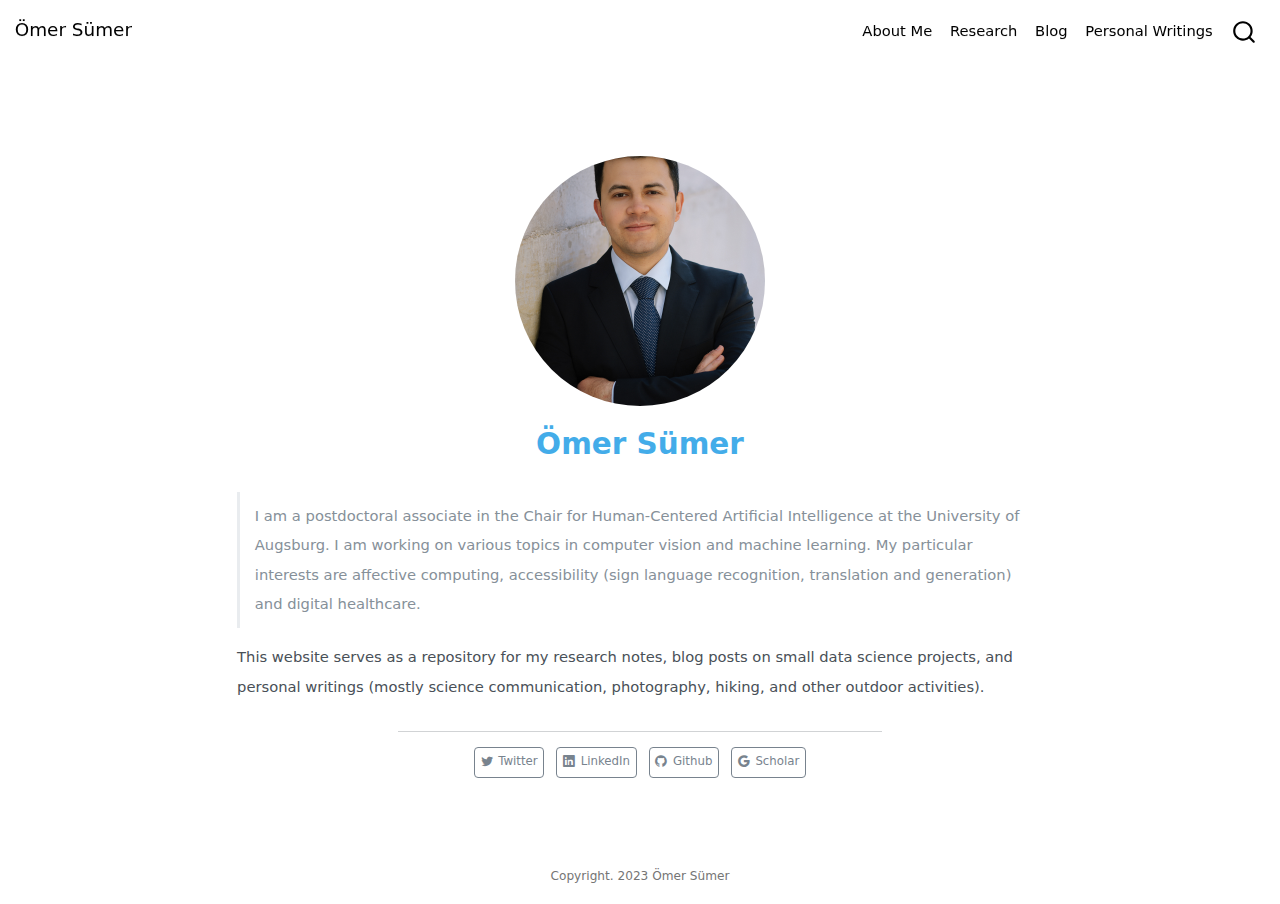
<file: index.html>
<!DOCTYPE html>
<html xmlns="http://www.w3.org/1999/xhtml" lang="en" xml:lang="en"><head>

<meta charset="utf-8">
<meta name="generator" content="quarto-1.3.361">

<meta name="viewport" content="width=device-width, initial-scale=1.0, user-scalable=yes">


<title>Ömer Sümer</title>
<style>
code{white-space: pre-wrap;}
span.smallcaps{font-variant: small-caps;}
div.columns{display: flex; gap: min(4vw, 1.5em);}
div.column{flex: auto; overflow-x: auto;}
div.hanging-indent{margin-left: 1.5em; text-indent: -1.5em;}
ul.task-list{list-style: none;}
ul.task-list li input[type="checkbox"] {
  width: 0.8em;
  margin: 0 0.8em 0.2em -1em; /* quarto-specific, see https://github.com/quarto-dev/quarto-cli/issues/4556 */ 
  vertical-align: middle;
}
</style>


<script src="site_libs/quarto-nav/quarto-nav.js"></script>
<script src="site_libs/quarto-nav/headroom.min.js"></script>
<script src="site_libs/clipboard/clipboard.min.js"></script>
<script src="site_libs/quarto-search/autocomplete.umd.js"></script>
<script src="site_libs/quarto-search/fuse.min.js"></script>
<script src="site_libs/quarto-search/quarto-search.js"></script>
<meta name="quarto:offset" content="./">
<script src="site_libs/quarto-html/quarto.js"></script>
<script src="site_libs/quarto-html/popper.min.js"></script>
<script src="site_libs/quarto-html/tippy.umd.min.js"></script>
<link href="site_libs/quarto-html/tippy.css" rel="stylesheet">
<link href="site_libs/quarto-html/quarto-syntax-highlighting.css" rel="stylesheet" id="quarto-text-highlighting-styles">
<script src="site_libs/bootstrap/bootstrap.min.js"></script>
<link href="site_libs/bootstrap/bootstrap-icons.css" rel="stylesheet">
<link href="site_libs/bootstrap/bootstrap.min.css" rel="stylesheet" id="quarto-bootstrap" data-mode="light">
<script id="quarto-search-options" type="application/json">{
  "location": "navbar",
  "copy-button": false,
  "collapse-after": 3,
  "panel-placement": "end",
  "type": "overlay",
  "limit": 20,
  "language": {
    "search-no-results-text": "No results",
    "search-matching-documents-text": "matching documents",
    "search-copy-link-title": "Copy link to search",
    "search-hide-matches-text": "Hide additional matches",
    "search-more-match-text": "more match in this document",
    "search-more-matches-text": "more matches in this document",
    "search-clear-button-title": "Clear",
    "search-detached-cancel-button-title": "Cancel",
    "search-submit-button-title": "Submit",
    "search-label": "Search"
  }
}</script>
<script async="" src="https://www.googletagmanager.com/gtag/js?id=G-MW9WFPT02T"></script>

<script type="text/javascript">

window.dataLayer = window.dataLayer || [];
function gtag(){dataLayer.push(arguments);}
gtag('js', new Date());
gtag('config', 'G-MW9WFPT02T', { 'anonymize_ip': true});
</script>


</head>

<body class="nav-fixed fullcontent">

<div id="quarto-search-results"></div>
  <header id="quarto-header" class="headroom fixed-top">
    <nav class="navbar navbar-expand-lg navbar-dark ">
      <div class="navbar-container container-fluid">
      <div class="navbar-brand-container">
    <a class="navbar-brand" href="./index.html">
    <span class="navbar-title">Ömer Sümer</span>
    </a>
  </div>
            <div id="quarto-search" class="" title="Search"></div>
          <button class="navbar-toggler" type="button" data-bs-toggle="collapse" data-bs-target="#navbarCollapse" aria-controls="navbarCollapse" aria-expanded="false" aria-label="Toggle navigation" onclick="if (window.quartoToggleHeadroom) { window.quartoToggleHeadroom(); }">
  <span class="navbar-toggler-icon"></span>
</button>
          <div class="collapse navbar-collapse" id="navbarCollapse">
            <ul class="navbar-nav navbar-nav-scroll ms-auto">
  <li class="nav-item">
    <a class="nav-link" href="./about.html" rel="" target="">
 <span class="menu-text">About Me</span></a>
  </li>  
  <li class="nav-item">
    <a class="nav-link" href="./research.html" rel="" target="">
 <span class="menu-text">Research</span></a>
  </li>  
  <li class="nav-item">
    <a class="nav-link" href="./blog.html" rel="" target="">
 <span class="menu-text">Blog</span></a>
  </li>  
  <li class="nav-item">
    <a class="nav-link" href="./personal-writings.html" rel="" target="">
 <span class="menu-text">Personal Writings</span></a>
  </li>  
</ul>
            <div class="quarto-navbar-tools">
</div>
          </div> <!-- /navcollapse -->
      </div> <!-- /container-fluid -->
    </nav>
</header>
<!-- content -->
<div id="quarto-content" class="quarto-container page-columns page-rows-contents page-layout-article page-navbar">
<!-- sidebar -->
<!-- margin-sidebar -->
    
<!-- main -->
<div class="quarto-about-jolla">
  <img src="images/profile.JPG" class="about-image
  round " style="height: 17em; width: 17em;">
 <header id="title-block-header" class="quarto-title-block default">
<div class="quarto-title">
<h1 class="title">Ömer Sümer</h1>
</div>
<div class="quarto-title-meta">
  </div>
</header><main class="content" id="quarto-document-content">
<blockquote class="blockquote">
<div style="text-align: left">
I am a postdoctoral associate in the Chair for Human-Centered Artificial Intelligence at the University of Augsburg. I am working on various topics in computer vision and machine learning. My particular interests are affective computing, accessibility (sign language recognition, translation and generation) and digital healthcare.
</div>
</blockquote>
<div style="text-align: left">
This website serves as a repository for my research notes, blog posts on small data science projects, and personal writings (mostly science communication, photography, hiking, and other outdoor activities).
</div>


</main> 
  <hr class="about-sep">
   <div class="about-links">
  <a href="https://twitter.com/osuemer" class="about-link" rel="" target="">
    <i class="bi bi-twitter"></i>
     <span class="about-link-text">Twitter</span>
  </a>
  <a href="https://www.linkedin.com/in/omer-sumer/" class="about-link" rel="" target="">
    <i class="bi bi-linkedin"></i>
     <span class="about-link-text">LinkedIn</span>
  </a>
  <a href="https://github.com/sumeromer" class="about-link" rel="" target="">
    <i class="bi bi-github"></i>
     <span class="about-link-text">Github</span>
  </a>
  <a href="https://scholar.google.com/citations?user=h5sbUygAAAAJ&amp;hl=en" class="about-link" rel="" target="">
    <i class="bi bi-google"></i>
     <span class="about-link-text">Scholar</span>
  </a>
</div>
</div>
 <!-- /main -->
<script id="quarto-html-after-body" type="application/javascript">
window.document.addEventListener("DOMContentLoaded", function (event) {
  const toggleBodyColorMode = (bsSheetEl) => {
    const mode = bsSheetEl.getAttribute("data-mode");
    const bodyEl = window.document.querySelector("body");
    if (mode === "dark") {
      bodyEl.classList.add("quarto-dark");
      bodyEl.classList.remove("quarto-light");
    } else {
      bodyEl.classList.add("quarto-light");
      bodyEl.classList.remove("quarto-dark");
    }
  }
  const toggleBodyColorPrimary = () => {
    const bsSheetEl = window.document.querySelector("link#quarto-bootstrap");
    if (bsSheetEl) {
      toggleBodyColorMode(bsSheetEl);
    }
  }
  toggleBodyColorPrimary();  
  const isCodeAnnotation = (el) => {
    for (const clz of el.classList) {
      if (clz.startsWith('code-annotation-')) {                     
        return true;
      }
    }
    return false;
  }
  const clipboard = new window.ClipboardJS('.code-copy-button', {
    text: function(trigger) {
      const codeEl = trigger.previousElementSibling.cloneNode(true);
      for (const childEl of codeEl.children) {
        if (isCodeAnnotation(childEl)) {
          childEl.remove();
        }
      }
      return codeEl.innerText;
    }
  });
  clipboard.on('success', function(e) {
    // button target
    const button = e.trigger;
    // don't keep focus
    button.blur();
    // flash "checked"
    button.classList.add('code-copy-button-checked');
    var currentTitle = button.getAttribute("title");
    button.setAttribute("title", "Copied!");
    let tooltip;
    if (window.bootstrap) {
      button.setAttribute("data-bs-toggle", "tooltip");
      button.setAttribute("data-bs-placement", "left");
      button.setAttribute("data-bs-title", "Copied!");
      tooltip = new bootstrap.Tooltip(button, 
        { trigger: "manual", 
          customClass: "code-copy-button-tooltip",
          offset: [0, -8]});
      tooltip.show();    
    }
    setTimeout(function() {
      if (tooltip) {
        tooltip.hide();
        button.removeAttribute("data-bs-title");
        button.removeAttribute("data-bs-toggle");
        button.removeAttribute("data-bs-placement");
      }
      button.setAttribute("title", currentTitle);
      button.classList.remove('code-copy-button-checked');
    }, 1000);
    // clear code selection
    e.clearSelection();
  });
  function tippyHover(el, contentFn) {
    const config = {
      allowHTML: true,
      content: contentFn,
      maxWidth: 500,
      delay: 100,
      arrow: false,
      appendTo: function(el) {
          return el.parentElement;
      },
      interactive: true,
      interactiveBorder: 10,
      theme: 'quarto',
      placement: 'bottom-start'
    };
    window.tippy(el, config); 
  }
  const noterefs = window.document.querySelectorAll('a[role="doc-noteref"]');
  for (var i=0; i<noterefs.length; i++) {
    const ref = noterefs[i];
    tippyHover(ref, function() {
      // use id or data attribute instead here
      let href = ref.getAttribute('data-footnote-href') || ref.getAttribute('href');
      try { href = new URL(href).hash; } catch {}
      const id = href.replace(/^#\/?/, "");
      const note = window.document.getElementById(id);
      return note.innerHTML;
    });
  }
      let selectedAnnoteEl;
      const selectorForAnnotation = ( cell, annotation) => {
        let cellAttr = 'data-code-cell="' + cell + '"';
        let lineAttr = 'data-code-annotation="' +  annotation + '"';
        const selector = 'span[' + cellAttr + '][' + lineAttr + ']';
        return selector;
      }
      const selectCodeLines = (annoteEl) => {
        const doc = window.document;
        const targetCell = annoteEl.getAttribute("data-target-cell");
        const targetAnnotation = annoteEl.getAttribute("data-target-annotation");
        const annoteSpan = window.document.querySelector(selectorForAnnotation(targetCell, targetAnnotation));
        const lines = annoteSpan.getAttribute("data-code-lines").split(",");
        const lineIds = lines.map((line) => {
          return targetCell + "-" + line;
        })
        let top = null;
        let height = null;
        let parent = null;
        if (lineIds.length > 0) {
            //compute the position of the single el (top and bottom and make a div)
            const el = window.document.getElementById(lineIds[0]);
            top = el.offsetTop;
            height = el.offsetHeight;
            parent = el.parentElement.parentElement;
          if (lineIds.length > 1) {
            const lastEl = window.document.getElementById(lineIds[lineIds.length - 1]);
            const bottom = lastEl.offsetTop + lastEl.offsetHeight;
            height = bottom - top;
          }
          if (top !== null && height !== null && parent !== null) {
            // cook up a div (if necessary) and position it 
            let div = window.document.getElementById("code-annotation-line-highlight");
            if (div === null) {
              div = window.document.createElement("div");
              div.setAttribute("id", "code-annotation-line-highlight");
              div.style.position = 'absolute';
              parent.appendChild(div);
            }
            div.style.top = top - 2 + "px";
            div.style.height = height + 4 + "px";
            let gutterDiv = window.document.getElementById("code-annotation-line-highlight-gutter");
            if (gutterDiv === null) {
              gutterDiv = window.document.createElement("div");
              gutterDiv.setAttribute("id", "code-annotation-line-highlight-gutter");
              gutterDiv.style.position = 'absolute';
              const codeCell = window.document.getElementById(targetCell);
              const gutter = codeCell.querySelector('.code-annotation-gutter');
              gutter.appendChild(gutterDiv);
            }
            gutterDiv.style.top = top - 2 + "px";
            gutterDiv.style.height = height + 4 + "px";
          }
          selectedAnnoteEl = annoteEl;
        }
      };
      const unselectCodeLines = () => {
        const elementsIds = ["code-annotation-line-highlight", "code-annotation-line-highlight-gutter"];
        elementsIds.forEach((elId) => {
          const div = window.document.getElementById(elId);
          if (div) {
            div.remove();
          }
        });
        selectedAnnoteEl = undefined;
      };
      // Attach click handler to the DT
      const annoteDls = window.document.querySelectorAll('dt[data-target-cell]');
      for (const annoteDlNode of annoteDls) {
        annoteDlNode.addEventListener('click', (event) => {
          const clickedEl = event.target;
          if (clickedEl !== selectedAnnoteEl) {
            unselectCodeLines();
            const activeEl = window.document.querySelector('dt[data-target-cell].code-annotation-active');
            if (activeEl) {
              activeEl.classList.remove('code-annotation-active');
            }
            selectCodeLines(clickedEl);
            clickedEl.classList.add('code-annotation-active');
          } else {
            // Unselect the line
            unselectCodeLines();
            clickedEl.classList.remove('code-annotation-active');
          }
        });
      }
  const findCites = (el) => {
    const parentEl = el.parentElement;
    if (parentEl) {
      const cites = parentEl.dataset.cites;
      if (cites) {
        return {
          el,
          cites: cites.split(' ')
        };
      } else {
        return findCites(el.parentElement)
      }
    } else {
      return undefined;
    }
  };
  var bibliorefs = window.document.querySelectorAll('a[role="doc-biblioref"]');
  for (var i=0; i<bibliorefs.length; i++) {
    const ref = bibliorefs[i];
    const citeInfo = findCites(ref);
    if (citeInfo) {
      tippyHover(citeInfo.el, function() {
        var popup = window.document.createElement('div');
        citeInfo.cites.forEach(function(cite) {
          var citeDiv = window.document.createElement('div');
          citeDiv.classList.add('hanging-indent');
          citeDiv.classList.add('csl-entry');
          var biblioDiv = window.document.getElementById('ref-' + cite);
          if (biblioDiv) {
            citeDiv.innerHTML = biblioDiv.innerHTML;
          }
          popup.appendChild(citeDiv);
        });
        return popup.innerHTML;
      });
    }
  }
});
</script>
</div> <!-- /content -->
<footer class="footer">
  <div class="nav-footer">
    <div class="nav-footer-left">
      &nbsp;
    </div>   
    <div class="nav-footer-center">
      <ul class="footer-items list-unstyled">
    <li class="nav-item">
 Copyright. 2023 Ömer Sümer
  </li>  
</ul>
    </div>
    <div class="nav-footer-right">
      &nbsp;
    </div>
  </div>
</footer>



</body></html>
</file>
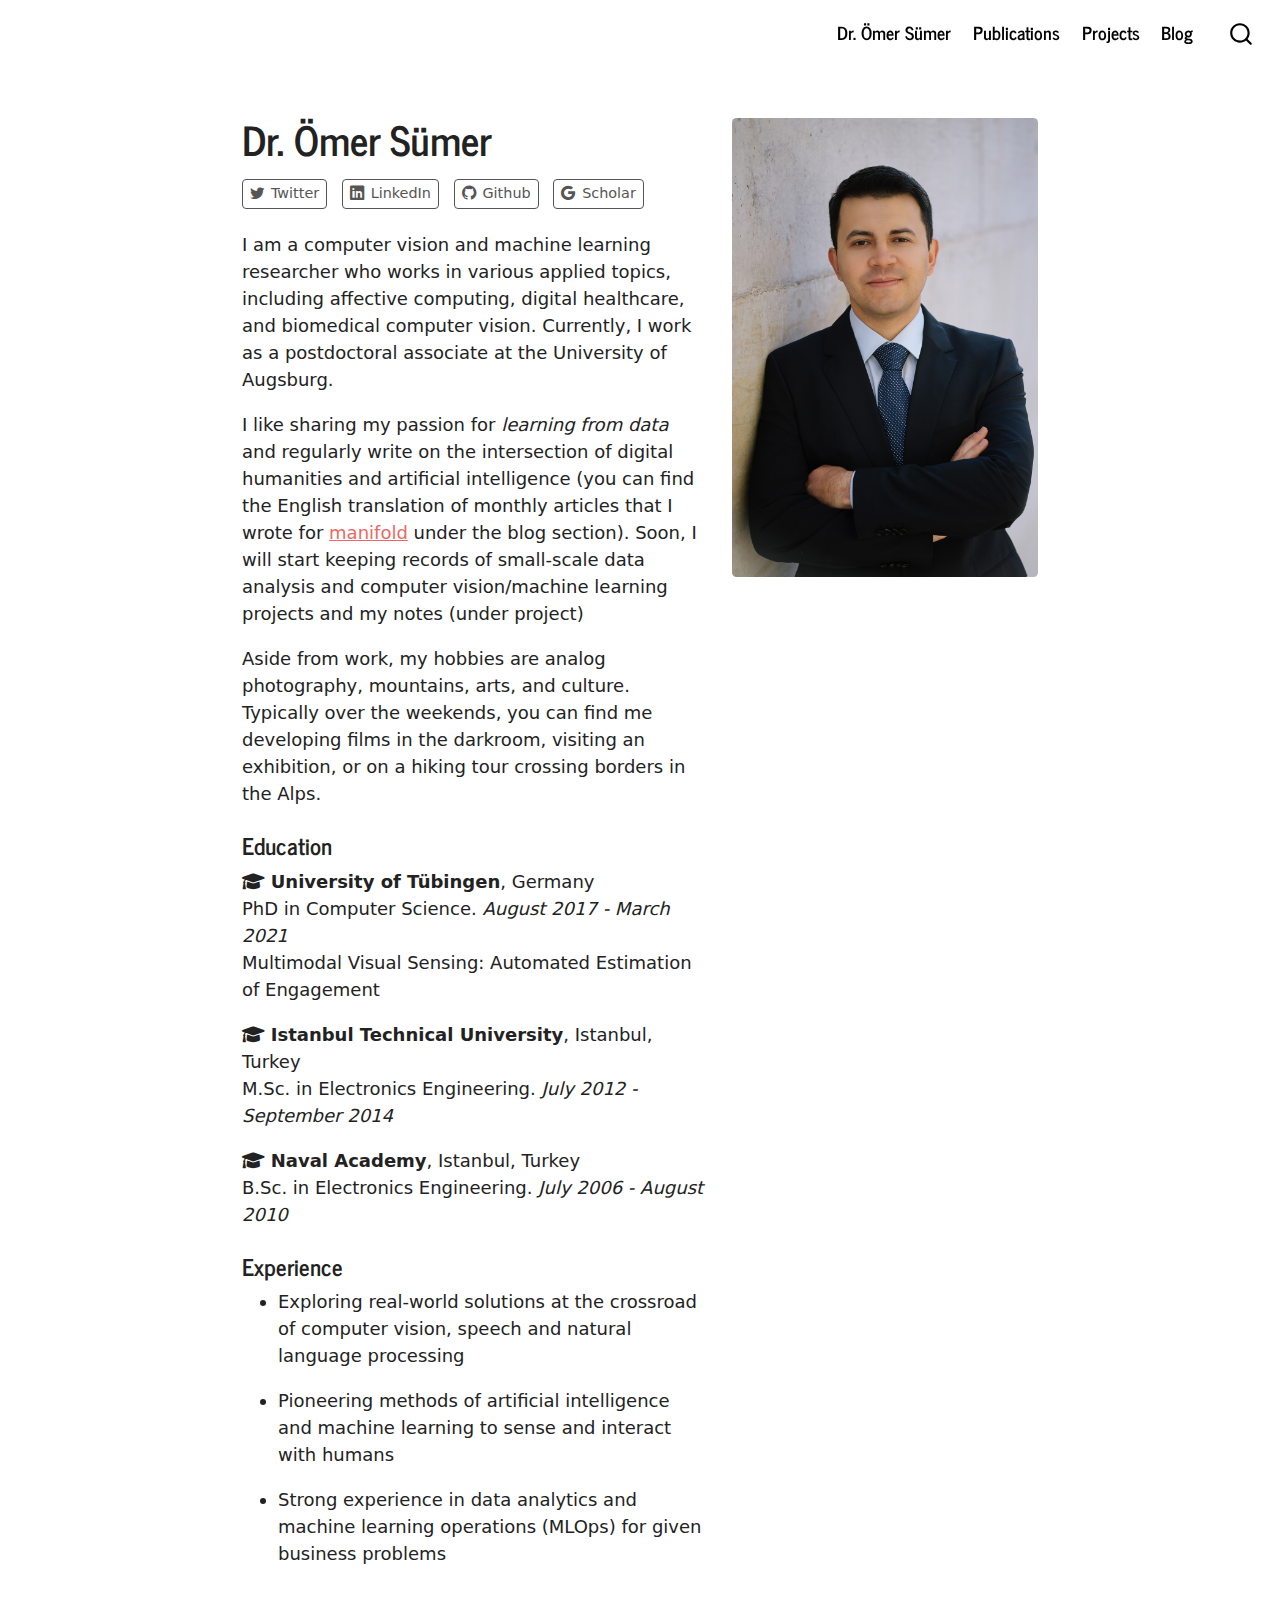
<file: _site/index.html>
<!DOCTYPE html>
<html xmlns="http://www.w3.org/1999/xhtml" lang="en" xml:lang="en"><head>

<meta charset="utf-8">
<meta name="generator" content="quarto-1.2.335">

<meta name="viewport" content="width=device-width, initial-scale=1.0, user-scalable=yes">


<title>Dr.&nbsp;Ömer Sümer</title>
<style>
code{white-space: pre-wrap;}
span.smallcaps{font-variant: small-caps;}
div.columns{display: flex; gap: min(4vw, 1.5em);}
div.column{flex: auto; overflow-x: auto;}
div.hanging-indent{margin-left: 1.5em; text-indent: -1.5em;}
ul.task-list{list-style: none;}
ul.task-list li input[type="checkbox"] {
  width: 0.8em;
  margin: 0 0.8em 0.2em -1.6em;
  vertical-align: middle;
}
</style>


<script src="site_libs/quarto-nav/quarto-nav.js"></script>
<script src="site_libs/quarto-nav/headroom.min.js"></script>
<script src="site_libs/clipboard/clipboard.min.js"></script>
<script src="site_libs/quarto-search/autocomplete.umd.js"></script>
<script src="site_libs/quarto-search/fuse.min.js"></script>
<script src="site_libs/quarto-search/quarto-search.js"></script>
<meta name="quarto:offset" content="./">
<script src="site_libs/quarto-html/quarto.js"></script>
<script src="site_libs/quarto-html/popper.min.js"></script>
<script src="site_libs/quarto-html/tippy.umd.min.js"></script>
<link href="site_libs/quarto-html/tippy.css" rel="stylesheet">
<link href="site_libs/quarto-html/quarto-syntax-highlighting.css" rel="stylesheet" id="quarto-text-highlighting-styles">
<script src="site_libs/bootstrap/bootstrap.min.js"></script>
<link href="site_libs/bootstrap/bootstrap-icons.css" rel="stylesheet">
<link href="site_libs/bootstrap/bootstrap.min.css" rel="stylesheet" id="quarto-bootstrap" data-mode="light">
<link href="site_libs/quarto-contrib/fontawesome6-0.1.0/all.css" rel="stylesheet">
<link href="site_libs/quarto-contrib/fontawesome6-0.1.0/latex-fontsize.css" rel="stylesheet">
<script id="quarto-search-options" type="application/json">{
  "location": "navbar",
  "copy-button": false,
  "collapse-after": 3,
  "panel-placement": "end",
  "type": "overlay",
  "limit": 20,
  "language": {
    "search-no-results-text": "No results",
    "search-matching-documents-text": "matching documents",
    "search-copy-link-title": "Copy link to search",
    "search-hide-matches-text": "Hide additional matches",
    "search-more-match-text": "more match in this document",
    "search-more-matches-text": "more matches in this document",
    "search-clear-button-title": "Clear",
    "search-detached-cancel-button-title": "Cancel",
    "search-submit-button-title": "Submit"
  }
}</script>


<link rel="stylesheet" href="styles.css">
</head>

<body class="nav-fixed fullcontent">

<div id="quarto-search-results"></div>
  <header id="quarto-header" class="headroom fixed-top">
    <nav class="navbar navbar-expand-lg navbar-dark ">
      <div class="navbar-container container-fluid">
          <button class="navbar-toggler" type="button" data-bs-toggle="collapse" data-bs-target="#navbarCollapse" aria-controls="navbarCollapse" aria-expanded="false" aria-label="Toggle navigation" onclick="if (window.quartoToggleHeadroom) { window.quartoToggleHeadroom(); }">
  <span class="navbar-toggler-icon"></span>
</button>
          <div class="collapse navbar-collapse" id="navbarCollapse">
            <ul class="navbar-nav navbar-nav-scroll ms-auto">
  <li class="nav-item">
    <a class="nav-link" href="./about.html">
 <span class="menu-text">Dr.&nbsp;Ömer Sümer</span></a>
  </li>  
  <li class="nav-item">
    <a class="nav-link" href="./publications.html">
 <span class="menu-text">Publications</span></a>
  </li>  
  <li class="nav-item">
    <a class="nav-link" href="./projects.html">
 <span class="menu-text">Projects</span></a>
  </li>  
  <li class="nav-item">
    <a class="nav-link" href="./posts.html">
 <span class="menu-text">Blog</span></a>
  </li>  
</ul>
              <div id="quarto-search" class="" title="Search"></div>
          </div> <!-- /navcollapse -->
      </div> <!-- /container-fluid -->
    </nav>
</header>
<!-- content -->
<div id="quarto-content" class="quarto-container page-columns page-rows-contents page-layout-article page-navbar">
<!-- sidebar -->
<!-- margin-sidebar -->
    
<!-- main -->
<div class="quarto-about-solana column-body">
  <div class="about-entity">
    <div class="entity-contents">
      <header id="title-block-header" class="quarto-title-block default">
<div class="quarto-title">
<h1 class="title">Dr.&nbsp;Ömer Sümer</h1>
</div>
<div class="quarto-title-meta">
  </div>
</header> <div class="about-links">
  <a href="https://twitter.com/osuemer" class="about-link">
    <i class="bi bi-twitter"></i>
     <span class="about-link-text">Twitter</span>
  </a>
  <a href="https://www.linkedin.com/in/omer-sumer/" class="about-link">
    <i class="bi bi-linkedin"></i>
     <span class="about-link-text">LinkedIn</span>
  </a>
  <a href="https://github.com/sumeromer" class="about-link">
    <i class="bi bi-github"></i>
     <span class="about-link-text">Github</span>
  </a>
  <a href="https://scholar.google.com/citations?user=h5sbUygAAAAJ&amp;hl=en" class="about-link">
    <i class="bi bi-google"></i>
     <span class="about-link-text">Scholar</span>
  </a>
</div>
      <div class="about-contents"><main class="content" id="quarto-document-content">
<p>I am a computer vision and machine learning researcher who works in various applied topics, including affective computing, digital healthcare, and biomedical computer vision. Currently, I work as a postdoctoral associate at the University of Augsburg.</p>
<p>I like sharing my passion for <em>learning from data</em> and regularly write on the intersection of digital humanities and artificial intelligence (you can find the English translation of monthly articles that I wrote for <a href="https://www.manifold.press/indeks/omer-sumer">manifold</a> under the blog section). Soon, I will start keeping records of small-scale data analysis and computer vision/machine learning projects and my notes (under project)</p>
<p>Aside from work, my hobbies are analog photography, mountains, arts, and culture. Typically over the weekends, you can find me developing films in the darkroom, visiting an exhibition, or on a hiking tour crossing borders in the Alps.</p>
<section id="education" class="level4">
<h4 data-anchor-id="education">Education</h4>
<p><i class="fa-solid fa-graduation-cap" aria-hidden="true"></i> <strong>University of Tübingen</strong>, Germany<br>
PhD in Computer Science. <em>August 2017 - March 2021</em><br>
Multimodal Visual Sensing: Automated Estimation of Engagement</p>
<p><i class="fa-solid fa-graduation-cap" aria-hidden="true"></i> <strong>Istanbul Technical University</strong>, Istanbul, Turkey<br>
M.Sc. in Electronics Engineering. <em>July 2012 - September 2014</em></p>
<p><i class="fa-solid fa-graduation-cap" aria-hidden="true"></i> <strong>Naval Academy</strong>, Istanbul, Turkey<br>
B.Sc. in Electronics Engineering. <em>July 2006 - August 2010</em></p>
</section>
<section id="experience" class="level4">
<h4 data-anchor-id="experience">Experience</h4>
<ul>
<li><p>Exploring real-world solutions at the crossroad of computer vision, speech and natural language processing</p></li>
<li><p>Pioneering methods of artificial intelligence and machine learning to sense and interact with humans</p></li>
<li><p>Strong experience in data analytics and machine learning operations (MLOps) for given business problems</p></li>
</ul>


</section>
</main></div>
    </div>
    <img src="images/profile.jpg" class="about-image
  rounded " style="width: 17em;">
  </div>
</div>
 <!-- /main -->
<script id="quarto-html-after-body" type="application/javascript">
window.document.addEventListener("DOMContentLoaded", function (event) {
  const toggleBodyColorMode = (bsSheetEl) => {
    const mode = bsSheetEl.getAttribute("data-mode");
    const bodyEl = window.document.querySelector("body");
    if (mode === "dark") {
      bodyEl.classList.add("quarto-dark");
      bodyEl.classList.remove("quarto-light");
    } else {
      bodyEl.classList.add("quarto-light");
      bodyEl.classList.remove("quarto-dark");
    }
  }
  const toggleBodyColorPrimary = () => {
    const bsSheetEl = window.document.querySelector("link#quarto-bootstrap");
    if (bsSheetEl) {
      toggleBodyColorMode(bsSheetEl);
    }
  }
  toggleBodyColorPrimary();  
  const clipboard = new window.ClipboardJS('.code-copy-button', {
    target: function(trigger) {
      return trigger.previousElementSibling;
    }
  });
  clipboard.on('success', function(e) {
    // button target
    const button = e.trigger;
    // don't keep focus
    button.blur();
    // flash "checked"
    button.classList.add('code-copy-button-checked');
    var currentTitle = button.getAttribute("title");
    button.setAttribute("title", "Copied!");
    let tooltip;
    if (window.bootstrap) {
      button.setAttribute("data-bs-toggle", "tooltip");
      button.setAttribute("data-bs-placement", "left");
      button.setAttribute("data-bs-title", "Copied!");
      tooltip = new bootstrap.Tooltip(button, 
        { trigger: "manual", 
          customClass: "code-copy-button-tooltip",
          offset: [0, -8]});
      tooltip.show();    
    }
    setTimeout(function() {
      if (tooltip) {
        tooltip.hide();
        button.removeAttribute("data-bs-title");
        button.removeAttribute("data-bs-toggle");
        button.removeAttribute("data-bs-placement");
      }
      button.setAttribute("title", currentTitle);
      button.classList.remove('code-copy-button-checked');
    }, 1000);
    // clear code selection
    e.clearSelection();
  });
  function tippyHover(el, contentFn) {
    const config = {
      allowHTML: true,
      content: contentFn,
      maxWidth: 500,
      delay: 100,
      arrow: false,
      appendTo: function(el) {
          return el.parentElement;
      },
      interactive: true,
      interactiveBorder: 10,
      theme: 'quarto',
      placement: 'bottom-start'
    };
    window.tippy(el, config); 
  }
  const noterefs = window.document.querySelectorAll('a[role="doc-noteref"]');
  for (var i=0; i<noterefs.length; i++) {
    const ref = noterefs[i];
    tippyHover(ref, function() {
      // use id or data attribute instead here
      let href = ref.getAttribute('data-footnote-href') || ref.getAttribute('href');
      try { href = new URL(href).hash; } catch {}
      const id = href.replace(/^#\/?/, "");
      const note = window.document.getElementById(id);
      return note.innerHTML;
    });
  }
  const findCites = (el) => {
    const parentEl = el.parentElement;
    if (parentEl) {
      const cites = parentEl.dataset.cites;
      if (cites) {
        return {
          el,
          cites: cites.split(' ')
        };
      } else {
        return findCites(el.parentElement)
      }
    } else {
      return undefined;
    }
  };
  var bibliorefs = window.document.querySelectorAll('a[role="doc-biblioref"]');
  for (var i=0; i<bibliorefs.length; i++) {
    const ref = bibliorefs[i];
    const citeInfo = findCites(ref);
    if (citeInfo) {
      tippyHover(citeInfo.el, function() {
        var popup = window.document.createElement('div');
        citeInfo.cites.forEach(function(cite) {
          var citeDiv = window.document.createElement('div');
          citeDiv.classList.add('hanging-indent');
          citeDiv.classList.add('csl-entry');
          var biblioDiv = window.document.getElementById('ref-' + cite);
          if (biblioDiv) {
            citeDiv.innerHTML = biblioDiv.innerHTML;
          }
          popup.appendChild(citeDiv);
        });
        return popup.innerHTML;
      });
    }
  }
});
</script>
</div> <!-- /content -->



</body></html>
</file>
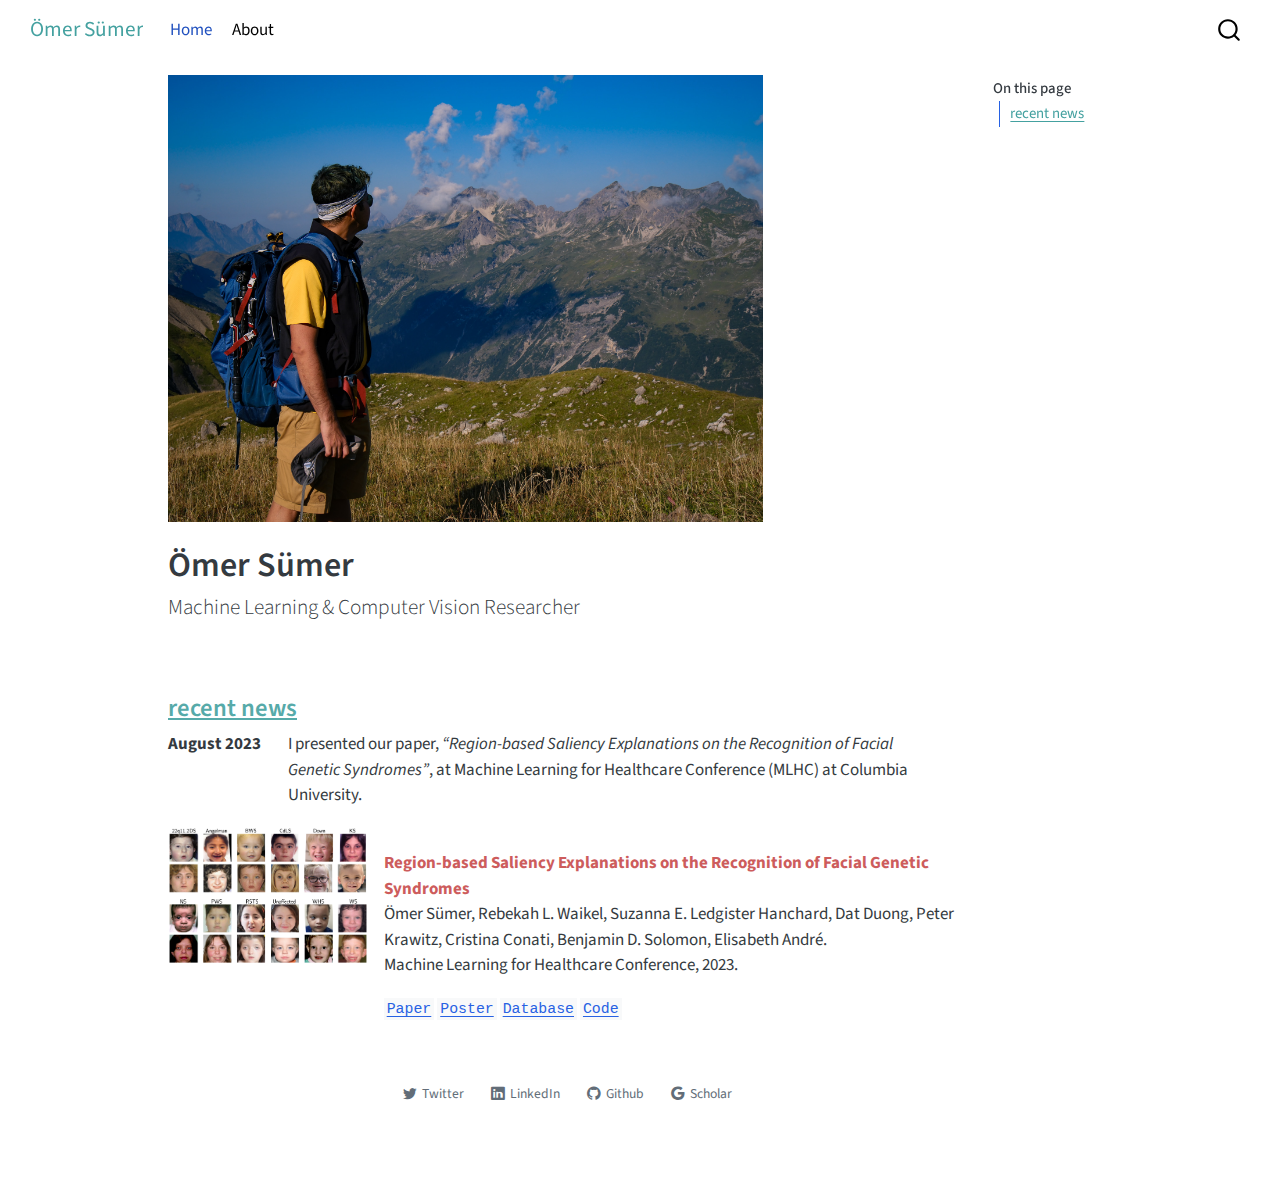
<file: docs/index.html>
<!DOCTYPE html>
<html xmlns="http://www.w3.org/1999/xhtml" lang="en" xml:lang="en"><head>

<meta charset="utf-8">
<meta name="generator" content="quarto-1.5.57">

<meta name="viewport" content="width=device-width, initial-scale=1.0, user-scalable=yes">


<title>Ömer Sümer – Ömer Sümer</title>
<style>
code{white-space: pre-wrap;}
span.smallcaps{font-variant: small-caps;}
div.columns{display: flex; gap: min(4vw, 1.5em);}
div.column{flex: auto; overflow-x: auto;}
div.hanging-indent{margin-left: 1.5em; text-indent: -1.5em;}
ul.task-list{list-style: none;}
ul.task-list li input[type="checkbox"] {
  width: 0.8em;
  margin: 0 0.8em 0.2em -1em; /* quarto-specific, see https://github.com/quarto-dev/quarto-cli/issues/4556 */ 
  vertical-align: middle;
}
</style>


<script src="site_libs/quarto-nav/quarto-nav.js"></script>
<script src="site_libs/quarto-nav/headroom.min.js"></script>
<script src="site_libs/clipboard/clipboard.min.js"></script>
<script src="site_libs/quarto-search/autocomplete.umd.js"></script>
<script src="site_libs/quarto-search/fuse.min.js"></script>
<script src="site_libs/quarto-search/quarto-search.js"></script>
<meta name="quarto:offset" content="./">
<script src="site_libs/quarto-html/quarto.js"></script>
<script src="site_libs/quarto-html/popper.min.js"></script>
<script src="site_libs/quarto-html/tippy.umd.min.js"></script>
<link href="site_libs/quarto-html/tippy.css" rel="stylesheet">
<link href="site_libs/quarto-html/quarto-syntax-highlighting.css" rel="stylesheet" id="quarto-text-highlighting-styles">
<script src="site_libs/bootstrap/bootstrap.min.js"></script>
<link href="site_libs/bootstrap/bootstrap-icons.css" rel="stylesheet">
<link href="site_libs/bootstrap/bootstrap.min.css" rel="stylesheet" id="quarto-bootstrap" data-mode="light">
<script id="quarto-search-options" type="application/json">{
  "location": "navbar",
  "copy-button": false,
  "collapse-after": 3,
  "panel-placement": "end",
  "type": "overlay",
  "limit": 50,
  "keyboard-shortcut": [
    "f",
    "/",
    "s"
  ],
  "show-item-context": false,
  "language": {
    "search-no-results-text": "No results",
    "search-matching-documents-text": "matching documents",
    "search-copy-link-title": "Copy link to search",
    "search-hide-matches-text": "Hide additional matches",
    "search-more-match-text": "more match in this document",
    "search-more-matches-text": "more matches in this document",
    "search-clear-button-title": "Clear",
    "search-text-placeholder": "",
    "search-detached-cancel-button-title": "Cancel",
    "search-submit-button-title": "Submit",
    "search-label": "Search"
  }
}</script>


<link rel="stylesheet" href="styles.css">
</head>

<body class="nav-fixed">

<div id="quarto-search-results"></div>
  <header id="quarto-header" class="headroom fixed-top">
    <nav class="navbar navbar-expand-lg " data-bs-theme="dark">
      <div class="navbar-container container-fluid">
      <div class="navbar-brand-container mx-auto">
    <a class="navbar-brand" href="./index.html">
    <span class="navbar-title"><span style="color:#44A1A0;">Ömer Sümer</span></span>
    </a>
  </div>
            <div id="quarto-search" class="" title="Search"></div>
          <button class="navbar-toggler" type="button" data-bs-toggle="collapse" data-bs-target="#navbarCollapse" aria-controls="navbarCollapse" role="menu" aria-expanded="false" aria-label="Toggle navigation" onclick="if (window.quartoToggleHeadroom) { window.quartoToggleHeadroom(); }">
  <span class="navbar-toggler-icon"></span>
</button>
          <div class="collapse navbar-collapse" id="navbarCollapse">
            <ul class="navbar-nav navbar-nav-scroll me-auto">
  <li class="nav-item">
    <a class="nav-link active" href="./index.html" aria-current="page"> 
<span class="menu-text">Home</span></a>
  </li>  
  <li class="nav-item">
    <a class="nav-link" href="./about.html"> 
<span class="menu-text">About</span></a>
  </li>  
</ul>
          </div> <!-- /navcollapse -->
            <div class="quarto-navbar-tools">
</div>
      </div> <!-- /container-fluid -->
    </nav>
</header>
<!-- content -->
<div id="quarto-content" class="quarto-container page-columns page-rows-contents page-layout-article page-navbar">
<!-- sidebar -->
<!-- margin-sidebar -->
    <div id="quarto-margin-sidebar" class="sidebar margin-sidebar">
        <nav id="TOC" role="doc-toc" class="toc-active">
    <h2 id="toc-title">On this page</h2>
  <ul>
  <li><a href="#recent-news" id="toc-recent-news" class="nav-link active" data-scroll-target="#recent-news"><span style="color:#44A1A0;"> <u> recent news </u> </span></a></li>
  </ul>
</nav>
    </div>
<!-- main -->
<div class="quarto-about-marquee">
  <div class="about-image-container">
    <img src="images/DSCF1760.JPG" class="about-image
  rectangle " style="width: 35em;">
  </div>
  <div class="about-contents">
    <header id="title-block-header" class="quarto-title-block default">
<div class="quarto-title">
<h1 class="title">Ömer Sümer</h1>
<p class="subtitle lead">Machine Learning &amp; Computer Vision Researcher</p>
</div>
<div class="quarto-title-meta">
  </div>
</header> <main class="content" id="quarto-document-content">

<style>
table {
    border-top: hidden;
}
table, td, th, thead {
   border: none!important;
}
</style>
<section id="recent-news" class="level3">
<h3 data-anchor-id="recent-news"><span style="color:#44A1A0;"> <u> recent news </u> </span></h3>
<div class="columns">
<div class="column" style="width:15%;">
<p><strong>August 2023</strong></p>
</div><div class="column" style="width:80%;">
<p>I presented our paper, <em>“Region-based Saliency Explanations on the Recognition of Facial Genetic Syndromes”</em>, at Machine Learning for Healthcare Conference (MLHC) at Columbia University.</p>
</div>
</div>
<div class="columns">
<div class="column" style="width:25%;">
<p><img src="publications/figures/Suemer-2023-MLHC.png" class="img-fluid"></p>
</div><div class="column" style="width:2%;">
</div><div class="column" style="width:73%;">
<p><br> <span style="color:#CD5C5C;"> <strong>Region-based Saliency Explanations on the Recognition of Facial Genetic Syndromes</strong> </span> <br> Ömer Sümer, Rebekah L. Waikel, Suzanna E. Ledgister Hanchard, Dat Duong, Peter Krawitz, Cristina Conati, Benjamin D. Solomon, Elisabeth André. <br> Machine Learning for Healthcare Conference, 2023.</p>
<p><a href="https://www.mlforhc.org/s/ID97_Research-Paper_2023.pdf"><code>Paper</code></a> <a href="https://drive.google.com/file/d/1-g4-KXJv0Z_jAShyBFo1f5GF85I1acO3/view?usp=share_link"><code>Poster</code></a> <a href="https://zenodo.org/record/8209022"><code>Database</code></a> <a href="https://github.com/sumeromer/facial-gestalt-xai"><code>Code</code></a></p>
</div>
</div>


</section>
</main> 
    <div class="about-footer"><div class="about-links">
  <a href="https://twitter.com/osuemer" class="about-link" rel="" target="">
    <i class="bi bi-twitter"></i>
     <span class="about-link-text">Twitter</span>
  </a>
  <a href="https://www.linkedin.com/in/omer-sumer/" class="about-link" rel="" target="">
    <i class="bi bi-linkedin"></i>
     <span class="about-link-text">LinkedIn</span>
  </a>
  <a href="https://github.com/sumeromer" class="about-link" rel="" target="">
    <i class="bi bi-github"></i>
     <span class="about-link-text">Github</span>
  </a>
  <a href="https://scholar.google.com/citations?user=h5sbUygAAAAJ&amp;hl=en" class="about-link" rel="" target="">
    <i class="bi bi-google"></i>
     <span class="about-link-text">Scholar</span>
  </a>
</div>
</div>
  </div>
</div>
 <!-- /main -->
<script id="quarto-html-after-body" type="application/javascript">
window.document.addEventListener("DOMContentLoaded", function (event) {
  const toggleBodyColorMode = (bsSheetEl) => {
    const mode = bsSheetEl.getAttribute("data-mode");
    const bodyEl = window.document.querySelector("body");
    if (mode === "dark") {
      bodyEl.classList.add("quarto-dark");
      bodyEl.classList.remove("quarto-light");
    } else {
      bodyEl.classList.add("quarto-light");
      bodyEl.classList.remove("quarto-dark");
    }
  }
  const toggleBodyColorPrimary = () => {
    const bsSheetEl = window.document.querySelector("link#quarto-bootstrap");
    if (bsSheetEl) {
      toggleBodyColorMode(bsSheetEl);
    }
  }
  toggleBodyColorPrimary();  
  const isCodeAnnotation = (el) => {
    for (const clz of el.classList) {
      if (clz.startsWith('code-annotation-')) {                     
        return true;
      }
    }
    return false;
  }
  const onCopySuccess = function(e) {
    // button target
    const button = e.trigger;
    // don't keep focus
    button.blur();
    // flash "checked"
    button.classList.add('code-copy-button-checked');
    var currentTitle = button.getAttribute("title");
    button.setAttribute("title", "Copied!");
    let tooltip;
    if (window.bootstrap) {
      button.setAttribute("data-bs-toggle", "tooltip");
      button.setAttribute("data-bs-placement", "left");
      button.setAttribute("data-bs-title", "Copied!");
      tooltip = new bootstrap.Tooltip(button, 
        { trigger: "manual", 
          customClass: "code-copy-button-tooltip",
          offset: [0, -8]});
      tooltip.show();    
    }
    setTimeout(function() {
      if (tooltip) {
        tooltip.hide();
        button.removeAttribute("data-bs-title");
        button.removeAttribute("data-bs-toggle");
        button.removeAttribute("data-bs-placement");
      }
      button.setAttribute("title", currentTitle);
      button.classList.remove('code-copy-button-checked');
    }, 1000);
    // clear code selection
    e.clearSelection();
  }
  const getTextToCopy = function(trigger) {
      const codeEl = trigger.previousElementSibling.cloneNode(true);
      for (const childEl of codeEl.children) {
        if (isCodeAnnotation(childEl)) {
          childEl.remove();
        }
      }
      return codeEl.innerText;
  }
  const clipboard = new window.ClipboardJS('.code-copy-button:not([data-in-quarto-modal])', {
    text: getTextToCopy
  });
  clipboard.on('success', onCopySuccess);
  if (window.document.getElementById('quarto-embedded-source-code-modal')) {
    // For code content inside modals, clipBoardJS needs to be initialized with a container option
    // TODO: Check when it could be a function (https://github.com/zenorocha/clipboard.js/issues/860)
    const clipboardModal = new window.ClipboardJS('.code-copy-button[data-in-quarto-modal]', {
      text: getTextToCopy,
      container: window.document.getElementById('quarto-embedded-source-code-modal')
    });
    clipboardModal.on('success', onCopySuccess);
  }
    var localhostRegex = new RegExp(/^(?:http|https):\/\/localhost\:?[0-9]*\//);
    var mailtoRegex = new RegExp(/^mailto:/);
      var filterRegex = new RegExp('/' + window.location.host + '/');
    var isInternal = (href) => {
        return filterRegex.test(href) || localhostRegex.test(href) || mailtoRegex.test(href);
    }
    // Inspect non-navigation links and adorn them if external
 	var links = window.document.querySelectorAll('a[href]:not(.nav-link):not(.navbar-brand):not(.toc-action):not(.sidebar-link):not(.sidebar-item-toggle):not(.pagination-link):not(.no-external):not([aria-hidden]):not(.dropdown-item):not(.quarto-navigation-tool):not(.about-link)');
    for (var i=0; i<links.length; i++) {
      const link = links[i];
      if (!isInternal(link.href)) {
        // undo the damage that might have been done by quarto-nav.js in the case of
        // links that we want to consider external
        if (link.dataset.originalHref !== undefined) {
          link.href = link.dataset.originalHref;
        }
          // target, if specified
          link.setAttribute("target", "_blank");
          if (link.getAttribute("rel") === null) {
            link.setAttribute("rel", "noopener");
          }
      }
    }
  function tippyHover(el, contentFn, onTriggerFn, onUntriggerFn) {
    const config = {
      allowHTML: true,
      maxWidth: 500,
      delay: 100,
      arrow: false,
      appendTo: function(el) {
          return el.parentElement;
      },
      interactive: true,
      interactiveBorder: 10,
      theme: 'quarto',
      placement: 'bottom-start',
    };
    if (contentFn) {
      config.content = contentFn;
    }
    if (onTriggerFn) {
      config.onTrigger = onTriggerFn;
    }
    if (onUntriggerFn) {
      config.onUntrigger = onUntriggerFn;
    }
    window.tippy(el, config); 
  }
  const noterefs = window.document.querySelectorAll('a[role="doc-noteref"]');
  for (var i=0; i<noterefs.length; i++) {
    const ref = noterefs[i];
    tippyHover(ref, function() {
      // use id or data attribute instead here
      let href = ref.getAttribute('data-footnote-href') || ref.getAttribute('href');
      try { href = new URL(href).hash; } catch {}
      const id = href.replace(/^#\/?/, "");
      const note = window.document.getElementById(id);
      if (note) {
        return note.innerHTML;
      } else {
        return "";
      }
    });
  }
  const xrefs = window.document.querySelectorAll('a.quarto-xref');
  const processXRef = (id, note) => {
    // Strip column container classes
    const stripColumnClz = (el) => {
      el.classList.remove("page-full", "page-columns");
      if (el.children) {
        for (const child of el.children) {
          stripColumnClz(child);
        }
      }
    }
    stripColumnClz(note)
    if (id === null || id.startsWith('sec-')) {
      // Special case sections, only their first couple elements
      const container = document.createElement("div");
      if (note.children && note.children.length > 2) {
        container.appendChild(note.children[0].cloneNode(true));
        for (let i = 1; i < note.children.length; i++) {
          const child = note.children[i];
          if (child.tagName === "P" && child.innerText === "") {
            continue;
          } else {
            container.appendChild(child.cloneNode(true));
            break;
          }
        }
        if (window.Quarto?.typesetMath) {
          window.Quarto.typesetMath(container);
        }
        return container.innerHTML
      } else {
        if (window.Quarto?.typesetMath) {
          window.Quarto.typesetMath(note);
        }
        return note.innerHTML;
      }
    } else {
      // Remove any anchor links if they are present
      const anchorLink = note.querySelector('a.anchorjs-link');
      if (anchorLink) {
        anchorLink.remove();
      }
      if (window.Quarto?.typesetMath) {
        window.Quarto.typesetMath(note);
      }
      // TODO in 1.5, we should make sure this works without a callout special case
      if (note.classList.contains("callout")) {
        return note.outerHTML;
      } else {
        return note.innerHTML;
      }
    }
  }
  for (var i=0; i<xrefs.length; i++) {
    const xref = xrefs[i];
    tippyHover(xref, undefined, function(instance) {
      instance.disable();
      let url = xref.getAttribute('href');
      let hash = undefined; 
      if (url.startsWith('#')) {
        hash = url;
      } else {
        try { hash = new URL(url).hash; } catch {}
      }
      if (hash) {
        const id = hash.replace(/^#\/?/, "");
        const note = window.document.getElementById(id);
        if (note !== null) {
          try {
            const html = processXRef(id, note.cloneNode(true));
            instance.setContent(html);
          } finally {
            instance.enable();
            instance.show();
          }
        } else {
          // See if we can fetch this
          fetch(url.split('#')[0])
          .then(res => res.text())
          .then(html => {
            const parser = new DOMParser();
            const htmlDoc = parser.parseFromString(html, "text/html");
            const note = htmlDoc.getElementById(id);
            if (note !== null) {
              const html = processXRef(id, note);
              instance.setContent(html);
            } 
          }).finally(() => {
            instance.enable();
            instance.show();
          });
        }
      } else {
        // See if we can fetch a full url (with no hash to target)
        // This is a special case and we should probably do some content thinning / targeting
        fetch(url)
        .then(res => res.text())
        .then(html => {
          const parser = new DOMParser();
          const htmlDoc = parser.parseFromString(html, "text/html");
          const note = htmlDoc.querySelector('main.content');
          if (note !== null) {
            // This should only happen for chapter cross references
            // (since there is no id in the URL)
            // remove the first header
            if (note.children.length > 0 && note.children[0].tagName === "HEADER") {
              note.children[0].remove();
            }
            const html = processXRef(null, note);
            instance.setContent(html);
          } 
        }).finally(() => {
          instance.enable();
          instance.show();
        });
      }
    }, function(instance) {
    });
  }
      let selectedAnnoteEl;
      const selectorForAnnotation = ( cell, annotation) => {
        let cellAttr = 'data-code-cell="' + cell + '"';
        let lineAttr = 'data-code-annotation="' +  annotation + '"';
        const selector = 'span[' + cellAttr + '][' + lineAttr + ']';
        return selector;
      }
      const selectCodeLines = (annoteEl) => {
        const doc = window.document;
        const targetCell = annoteEl.getAttribute("data-target-cell");
        const targetAnnotation = annoteEl.getAttribute("data-target-annotation");
        const annoteSpan = window.document.querySelector(selectorForAnnotation(targetCell, targetAnnotation));
        const lines = annoteSpan.getAttribute("data-code-lines").split(",");
        const lineIds = lines.map((line) => {
          return targetCell + "-" + line;
        })
        let top = null;
        let height = null;
        let parent = null;
        if (lineIds.length > 0) {
            //compute the position of the single el (top and bottom and make a div)
            const el = window.document.getElementById(lineIds[0]);
            top = el.offsetTop;
            height = el.offsetHeight;
            parent = el.parentElement.parentElement;
          if (lineIds.length > 1) {
            const lastEl = window.document.getElementById(lineIds[lineIds.length - 1]);
            const bottom = lastEl.offsetTop + lastEl.offsetHeight;
            height = bottom - top;
          }
          if (top !== null && height !== null && parent !== null) {
            // cook up a div (if necessary) and position it 
            let div = window.document.getElementById("code-annotation-line-highlight");
            if (div === null) {
              div = window.document.createElement("div");
              div.setAttribute("id", "code-annotation-line-highlight");
              div.style.position = 'absolute';
              parent.appendChild(div);
            }
            div.style.top = top - 2 + "px";
            div.style.height = height + 4 + "px";
            div.style.left = 0;
            let gutterDiv = window.document.getElementById("code-annotation-line-highlight-gutter");
            if (gutterDiv === null) {
              gutterDiv = window.document.createElement("div");
              gutterDiv.setAttribute("id", "code-annotation-line-highlight-gutter");
              gutterDiv.style.position = 'absolute';
              const codeCell = window.document.getElementById(targetCell);
              const gutter = codeCell.querySelector('.code-annotation-gutter');
              gutter.appendChild(gutterDiv);
            }
            gutterDiv.style.top = top - 2 + "px";
            gutterDiv.style.height = height + 4 + "px";
          }
          selectedAnnoteEl = annoteEl;
        }
      };
      const unselectCodeLines = () => {
        const elementsIds = ["code-annotation-line-highlight", "code-annotation-line-highlight-gutter"];
        elementsIds.forEach((elId) => {
          const div = window.document.getElementById(elId);
          if (div) {
            div.remove();
          }
        });
        selectedAnnoteEl = undefined;
      };
        // Handle positioning of the toggle
    window.addEventListener(
      "resize",
      throttle(() => {
        elRect = undefined;
        if (selectedAnnoteEl) {
          selectCodeLines(selectedAnnoteEl);
        }
      }, 10)
    );
    function throttle(fn, ms) {
    let throttle = false;
    let timer;
      return (...args) => {
        if(!throttle) { // first call gets through
            fn.apply(this, args);
            throttle = true;
        } else { // all the others get throttled
            if(timer) clearTimeout(timer); // cancel #2
            timer = setTimeout(() => {
              fn.apply(this, args);
              timer = throttle = false;
            }, ms);
        }
      };
    }
      // Attach click handler to the DT
      const annoteDls = window.document.querySelectorAll('dt[data-target-cell]');
      for (const annoteDlNode of annoteDls) {
        annoteDlNode.addEventListener('click', (event) => {
          const clickedEl = event.target;
          if (clickedEl !== selectedAnnoteEl) {
            unselectCodeLines();
            const activeEl = window.document.querySelector('dt[data-target-cell].code-annotation-active');
            if (activeEl) {
              activeEl.classList.remove('code-annotation-active');
            }
            selectCodeLines(clickedEl);
            clickedEl.classList.add('code-annotation-active');
          } else {
            // Unselect the line
            unselectCodeLines();
            clickedEl.classList.remove('code-annotation-active');
          }
        });
      }
  const findCites = (el) => {
    const parentEl = el.parentElement;
    if (parentEl) {
      const cites = parentEl.dataset.cites;
      if (cites) {
        return {
          el,
          cites: cites.split(' ')
        };
      } else {
        return findCites(el.parentElement)
      }
    } else {
      return undefined;
    }
  };
  var bibliorefs = window.document.querySelectorAll('a[role="doc-biblioref"]');
  for (var i=0; i<bibliorefs.length; i++) {
    const ref = bibliorefs[i];
    const citeInfo = findCites(ref);
    if (citeInfo) {
      tippyHover(citeInfo.el, function() {
        var popup = window.document.createElement('div');
        citeInfo.cites.forEach(function(cite) {
          var citeDiv = window.document.createElement('div');
          citeDiv.classList.add('hanging-indent');
          citeDiv.classList.add('csl-entry');
          var biblioDiv = window.document.getElementById('ref-' + cite);
          if (biblioDiv) {
            citeDiv.innerHTML = biblioDiv.innerHTML;
          }
          popup.appendChild(citeDiv);
        });
        return popup.innerHTML;
      });
    }
  }
});
</script>
</div> <!-- /content -->




</body></html>
</file>
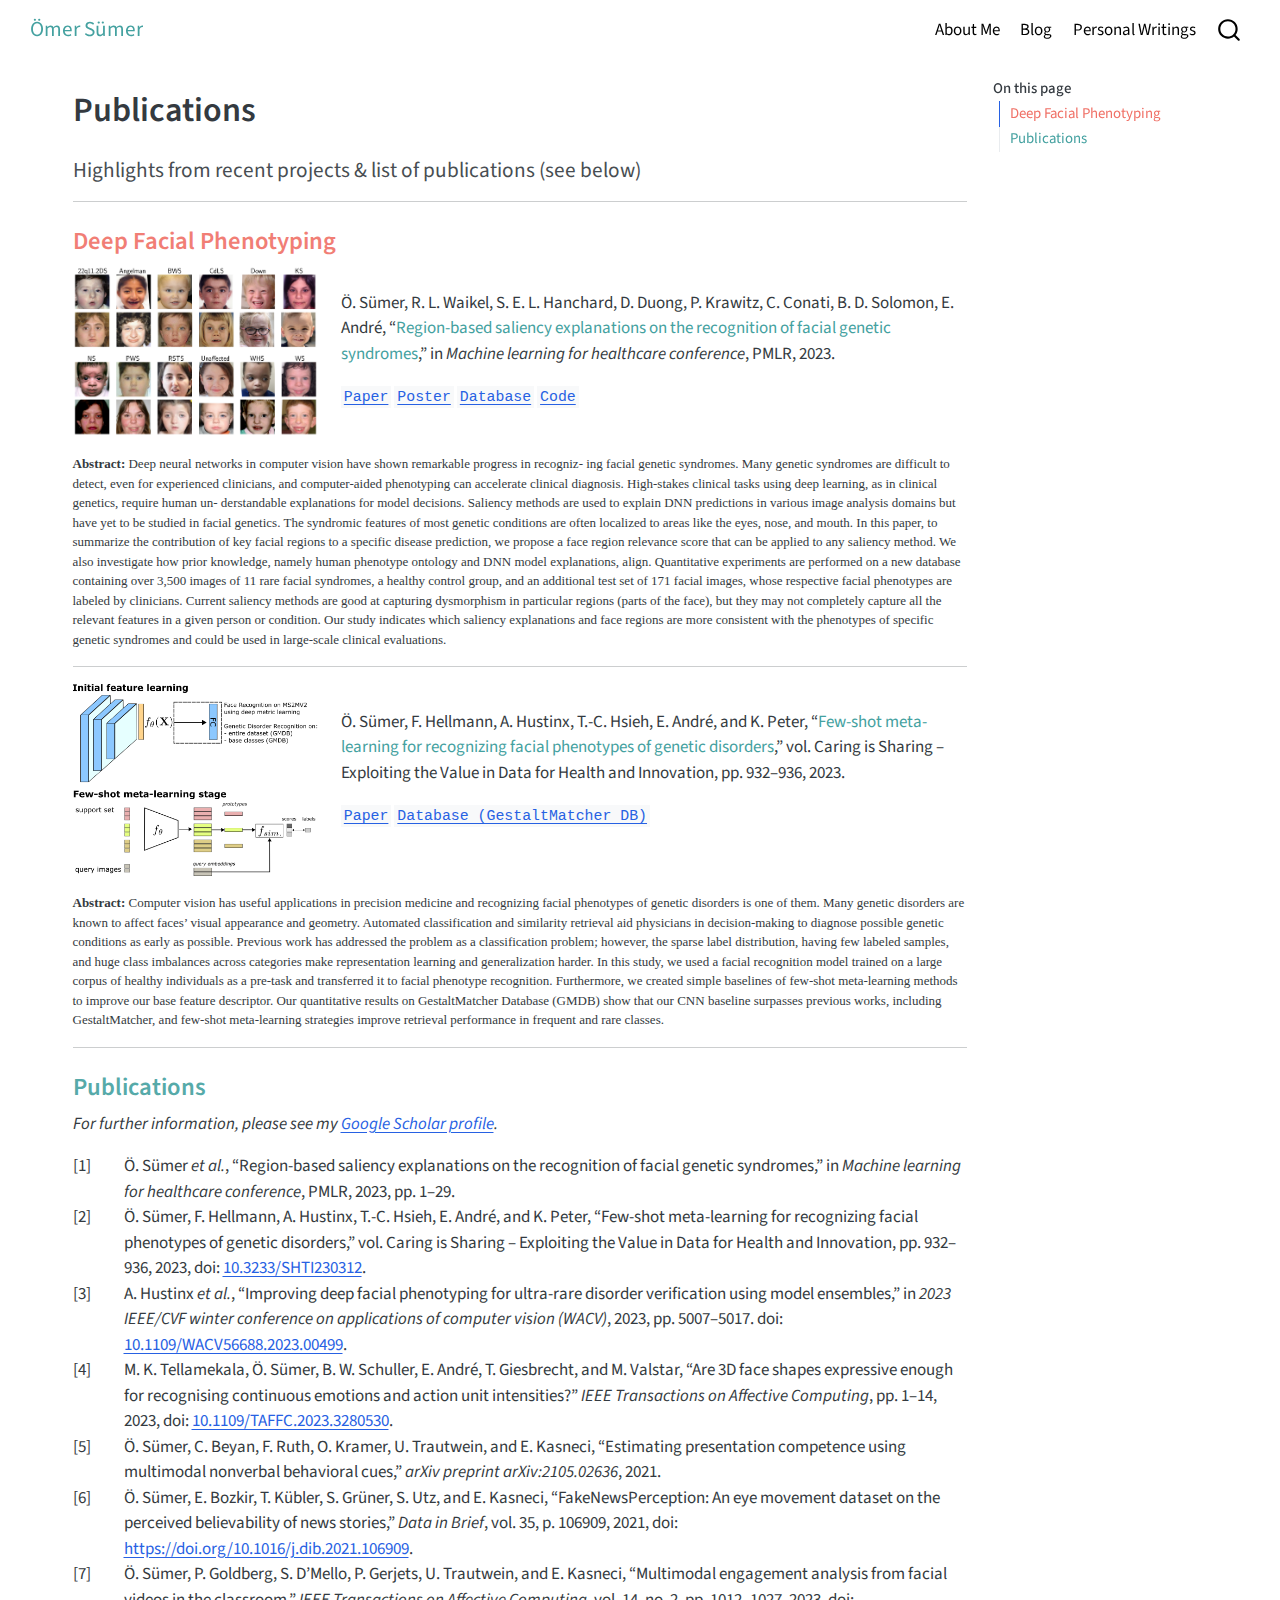
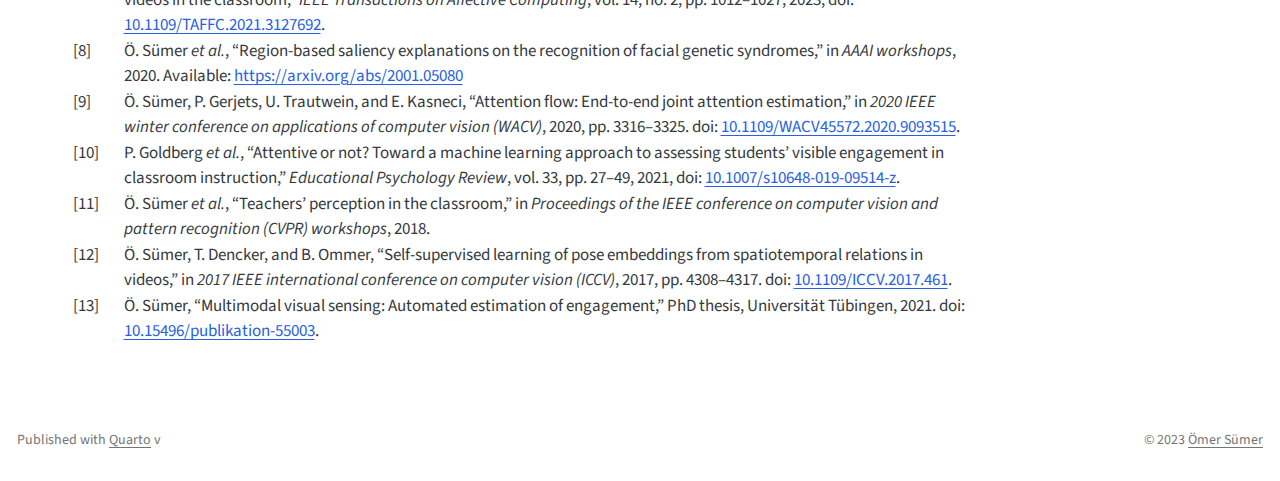
<file: docs/publications/index.html>
<!DOCTYPE html>
<html xmlns="http://www.w3.org/1999/xhtml" lang="en" xml:lang="en"><head>

<meta charset="utf-8">
<meta name="generator" content="quarto-1.5.57">

<meta name="viewport" content="width=device-width, initial-scale=1.0, user-scalable=yes">


<title>Publications</title>
<style>
code{white-space: pre-wrap;}
span.smallcaps{font-variant: small-caps;}
div.columns{display: flex; gap: min(4vw, 1.5em);}
div.column{flex: auto; overflow-x: auto;}
div.hanging-indent{margin-left: 1.5em; text-indent: -1.5em;}
ul.task-list{list-style: none;}
ul.task-list li input[type="checkbox"] {
  width: 0.8em;
  margin: 0 0.8em 0.2em -1em; /* quarto-specific, see https://github.com/quarto-dev/quarto-cli/issues/4556 */ 
  vertical-align: middle;
}
/* CSS for citations */
div.csl-bib-body { }
div.csl-entry {
  clear: both;
  margin-bottom: 0em;
}
.hanging-indent div.csl-entry {
  margin-left:2em;
  text-indent:-2em;
}
div.csl-left-margin {
  min-width:2em;
  float:left;
}
div.csl-right-inline {
  margin-left:2em;
  padding-left:1em;
}
div.csl-indent {
  margin-left: 2em;
}</style>


<script src="../site_libs/quarto-nav/quarto-nav.js"></script>
<script src="../site_libs/quarto-nav/headroom.min.js"></script>
<script src="../site_libs/clipboard/clipboard.min.js"></script>
<script src="../site_libs/quarto-search/autocomplete.umd.js"></script>
<script src="../site_libs/quarto-search/fuse.min.js"></script>
<script src="../site_libs/quarto-search/quarto-search.js"></script>
<meta name="quarto:offset" content="../">
<script src="../site_libs/quarto-html/quarto.js"></script>
<script src="../site_libs/quarto-html/popper.min.js"></script>
<script src="../site_libs/quarto-html/tippy.umd.min.js"></script>
<script src="../site_libs/quarto-html/anchor.min.js"></script>
<link href="../site_libs/quarto-html/tippy.css" rel="stylesheet">
<link href="../site_libs/quarto-html/quarto-syntax-highlighting.css" rel="stylesheet" id="quarto-text-highlighting-styles">
<script src="../site_libs/bootstrap/bootstrap.min.js"></script>
<link href="../site_libs/bootstrap/bootstrap-icons.css" rel="stylesheet">
<link href="../site_libs/bootstrap/bootstrap.min.css" rel="stylesheet" id="quarto-bootstrap" data-mode="light">
<script id="quarto-search-options" type="application/json">{
  "location": "navbar",
  "copy-button": false,
  "collapse-after": 3,
  "panel-placement": "end",
  "type": "overlay",
  "limit": 50,
  "keyboard-shortcut": [
    "f",
    "/",
    "s"
  ],
  "show-item-context": false,
  "language": {
    "search-no-results-text": "No results",
    "search-matching-documents-text": "matching documents",
    "search-copy-link-title": "Copy link to search",
    "search-hide-matches-text": "Hide additional matches",
    "search-more-match-text": "more match in this document",
    "search-more-matches-text": "more matches in this document",
    "search-clear-button-title": "Clear",
    "search-text-placeholder": "",
    "search-detached-cancel-button-title": "Cancel",
    "search-submit-button-title": "Submit",
    "search-label": "Search"
  }
}</script>
<script async="" src="https://www.googletagmanager.com/gtag/js?id=G-MW9WFPT02T"></script>

<script type="text/javascript">

window.dataLayer = window.dataLayer || [];
function gtag(){dataLayer.push(arguments);}
gtag('js', new Date());
gtag('config', 'G-MW9WFPT02T', { 'anonymize_ip': true});
</script>


<link rel="stylesheet" href="../styles.css">
</head>

<body class="nav-fixed">

<div id="quarto-search-results"></div>
  <header id="quarto-header" class="headroom fixed-top">
    <nav class="navbar navbar-expand-lg " data-bs-theme="dark">
      <div class="navbar-container container-fluid">
      <div class="navbar-brand-container mx-auto">
    <a class="navbar-brand" href="../index.html">
    <span class="navbar-title"><span style="color:#44A1A0;">Ömer Sümer</span></span>
    </a>
  </div>
            <div id="quarto-search" class="" title="Search"></div>
          <button class="navbar-toggler" type="button" data-bs-toggle="collapse" data-bs-target="#navbarCollapse" aria-controls="navbarCollapse" role="menu" aria-expanded="false" aria-label="Toggle navigation" onclick="if (window.quartoToggleHeadroom) { window.quartoToggleHeadroom(); }">
  <span class="navbar-toggler-icon"></span>
</button>
          <div class="collapse navbar-collapse" id="navbarCollapse">
            <ul class="navbar-nav navbar-nav-scroll ms-auto">
  <li class="nav-item">
    <a class="nav-link" href="../about.html"> 
<span class="menu-text">About Me</span></a>
  </li>  
  <li class="nav-item">
    <a class="nav-link" href="../blog.html"> 
<span class="menu-text">Blog</span></a>
  </li>  
  <li class="nav-item">
    <a class="nav-link" href="../personal-writings.html"> 
<span class="menu-text">Personal Writings</span></a>
  </li>  
</ul>
          </div> <!-- /navcollapse -->
            <div class="quarto-navbar-tools">
</div>
      </div> <!-- /container-fluid -->
    </nav>
</header>
<!-- content -->
<div id="quarto-content" class="quarto-container page-columns page-rows-contents page-layout-full page-navbar">
<!-- sidebar -->
<!-- margin-sidebar -->
    <div id="quarto-margin-sidebar" class="sidebar margin-sidebar">
        <nav id="TOC" role="doc-toc" class="toc-active">
    <h2 id="toc-title">On this page</h2>
   
  <ul>
  <li><a href="#deep-facial-phenotyping" id="toc-deep-facial-phenotyping" class="nav-link active" data-scroll-target="#deep-facial-phenotyping"><span style="color:#F07167">Deep Facial Phenotyping</span></a></li>
  <li><a href="#publications" id="toc-publications" class="nav-link" data-scroll-target="#publications"><span style="color:#44A1A0">Publications</span></a></li>
  </ul>
</nav>
    </div>
<!-- main -->
<main class="content column-page-left" id="quarto-document-content">

<header id="title-block-header" class="quarto-title-block default">
<div class="quarto-title">
<h1 class="title">Publications</h1>
</div>



<div class="quarto-title-meta column-page-left">

    
  
    
  </div>
  


</header>


<section id="highlights-from-recent-projects-list-of-publications-see-below" class="level4">
<h4 class="anchored" data-anchor-id="highlights-from-recent-projects-list-of-publications-see-below">Highlights from recent projects &amp; list of publications (see below)</h4>
<hr>
</section>
<section id="deep-facial-phenotyping" class="level3">
<h3 class="anchored" data-anchor-id="deep-facial-phenotyping"><span style="color:#F07167">Deep Facial Phenotyping</span></h3>
<div class="columns">
<div class="column" style="width:27.5%;">
<p><img src="figures/Suemer-2023-MLHC.png" class="img-fluid"></p>
</div><div class="column" style="width:2.5%;">

</div><div class="column" style="width:70%;">
<p><br> Ö. Sümer, R. L. Waikel, S. E. L. Hanchard, D. Duong, P. Krawitz, C. Conati, B. D. Solomon, E. André, “<span style="color:#44A1A0">Region-based saliency explanations on the recognition of facial genetic syndromes</span>,” in <em>Machine learning for healthcare conference</em>, PMLR, 2023. <br></p>
<p><a href="https://drive.google.com/file/d/1273q8xznRlE4kVUZ-T7c6X_HSdR69RvM/view?usp=share_link"><code>Paper</code></a> <a href="https://drive.google.com/file/d/1-g4-KXJv0Z_jAShyBFo1f5GF85I1acO3/view?usp=share_link"><code>Poster</code></a> <a href="https://zenodo.org/record/8209022"><code>Database</code></a> <a href="https://github.com/sumeromer/facial-gestalt-xai"><code>Code</code></a></p>
</div><div style="font-size: small;font-family: Gill Sans, open serif;">
<p><strong>Abstract:</strong> Deep neural networks in computer vision have shown remarkable progress in recogniz- ing facial genetic syndromes. Many genetic syndromes are difficult to detect, even for experienced clinicians, and computer-aided phenotyping can accelerate clinical diagnosis. High-stakes clinical tasks using deep learning, as in clinical genetics, require human un- derstandable explanations for model decisions. Saliency methods are used to explain DNN predictions in various image analysis domains but have yet to be studied in facial genetics. The syndromic features of most genetic conditions are often localized to areas like the eyes, nose, and mouth. In this paper, to summarize the contribution of key facial regions to a specific disease prediction, we propose a face region relevance score that can be applied to any saliency method. We also investigate how prior knowledge, namely human phenotype ontology and DNN model explanations, align. Quantitative experiments are performed on a new database containing over 3,500 images of 11 rare facial syndromes, a healthy control group, and an additional test set of 171 facial images, whose respective facial phenotypes are labeled by clinicians. Current saliency methods are good at capturing dysmorphism in particular regions (parts of the face), but they may not completely capture all the relevant features in a given person or condition. Our study indicates which saliency explanations and face regions are more consistent with the phenotypes of specific genetic syndromes and could be used in large-scale clinical evaluations.</p>
<hr>
</div>
</div>
<div class="columns">
<div class="column" style="width:27.5%;">
<p><img src="figures/Suemer-2023-EFMI-MIE.png" class="img-fluid"></p>
</div><div class="column" style="width:2.5%;">

</div><div class="column" style="width:70%;">
<p><br> Ö. Sümer, F. Hellmann, A. Hustinx, T.-C. Hsieh, E. André, and K. Peter, “<span style="color:#44A1A0">Few-shot meta-learning for recognizing facial phenotypes of genetic disorders</span>,” vol.&nbsp;Caring is Sharing – Exploiting the Value in Data for Health and Innovation, pp.&nbsp;932–936, 2023. <br></p>
<p><a href="http://www.doi.org/10.3233/SHTI230312"><code>Paper</code></a> <a href="https://db.gestaltmatcher.org"><code>Database (GestaltMatcher DB)</code></a></p>
</div><div style="font-size: small;font-family: Gill Sans, open serif;">
<p><strong>Abstract:</strong> Computer vision has useful applications in precision medicine and recognizing facial phenotypes of genetic disorders is one of them. Many genetic disorders are known to affect faces’ visual appearance and geometry. Automated classification and similarity retrieval aid physicians in decision-making to diagnose possible genetic conditions as early as possible. Previous work has addressed the problem as a classification problem; however, the sparse label distribution, having few labeled samples, and huge class imbalances across categories make representation learning and generalization harder. In this study, we used a facial recognition model trained on a large corpus of healthy individuals as a pre-task and transferred it to facial phenotype recognition. Furthermore, we created simple baselines of few-shot meta-learning methods to improve our base feature descriptor. Our quantitative results on GestaltMatcher Database (GMDB) show that our CNN baseline surpasses previous works, including GestaltMatcher, and few-shot meta-learning strategies improve retrieval performance in frequent and rare classes.</p>
<hr>
</div>
</div>
</section>
<section id="publications" class="level3">
<h3 class="anchored" data-anchor-id="publications"><span style="color:#44A1A0">Publications</span></h3>
<p><em>For further information, please see my <a href="https://scholar.google.com/citations?user=h5sbUygAAAAJ&amp;hl=en">Google Scholar profile</a>.</em></p>
<div id="refs" class="references csl-bib-body" data-entry-spacing="0" role="list">
<div id="ref-Suemer:2023:MLHC" class="csl-entry" role="listitem">
<div class="csl-left-margin">[1] </div><div class="csl-right-inline">Ö. Sümer <em>et al.</em>, <span>“Region-based saliency explanations on the recognition of facial genetic syndromes,”</span> in <em>Machine learning for healthcare conference</em>, PMLR, 2023, pp. 1–29.</div>
</div>
<div id="ref-Suemer:2023:MIE" class="csl-entry" role="listitem">
<div class="csl-left-margin">[2] </div><div class="csl-right-inline">Ö. Sümer, F. Hellmann, A. Hustinx, T.-C. Hsieh, E. André, and K. Peter, <span>“Few-shot meta-learning for recognizing facial phenotypes of genetic disorders,”</span> vol. Caring is Sharing – Exploiting the Value in Data for Health and Innovation, pp. 932–936, 2023, doi: <a href="https://doi.org/10.3233/SHTI230312">10.3233/SHTI230312</a>.</div>
</div>
<div id="ref-Hustinx:2023:WACV" class="csl-entry" role="listitem">
<div class="csl-left-margin">[3] </div><div class="csl-right-inline">A. Hustinx <em>et al.</em>, <span>“Improving deep facial phenotyping for ultra-rare disorder verification using model ensembles,”</span> in <em>2023 IEEE/CVF winter conference on applications of computer vision (WACV)</em>, 2023, pp. 5007–5017. doi: <a href="https://doi.org/10.1109/WACV56688.2023.00499">10.1109/WACV56688.2023.00499</a>.</div>
</div>
<div id="ref-Tellamekala:2023:3DFace" class="csl-entry" role="listitem">
<div class="csl-left-margin">[4] </div><div class="csl-right-inline">M. K. Tellamekala, Ö. Sümer, B. W. Schuller, E. André, T. Giesbrecht, and M. Valstar, <span>“Are 3D face shapes expressive enough for recognising continuous emotions and action unit intensities?”</span> <em>IEEE Transactions on Affective Computing</em>, pp. 1–14, 2023, doi: <a href="https://doi.org/10.1109/TAFFC.2023.3280530">10.1109/TAFFC.2023.3280530</a>.</div>
</div>
<div id="ref-Suemer:2021:presentation-competence" class="csl-entry" role="listitem">
<div class="csl-left-margin">[5] </div><div class="csl-right-inline">Ö. Sümer, C. Beyan, F. Ruth, O. Kramer, U. Trautwein, and E. Kasneci, <span>“Estimating presentation competence using multimodal nonverbal behavioral cues,”</span> <em>arXiv preprint arXiv:2105.02636</em>, 2021.</div>
</div>
<div id="ref-Suemer:2021:FakeNewsPerception" class="csl-entry" role="listitem">
<div class="csl-left-margin">[6] </div><div class="csl-right-inline">Ö. Sümer, E. Bozkir, T. Kübler, S. Grüner, S. Utz, and E. Kasneci, <span>“FakeNewsPerception: An eye movement dataset on the perceived believability of news stories,”</span> <em>Data in Brief</em>, vol. 35, p. 106909, 2021, doi: <a href="https://doi.org/10.1016/j.dib.2021.106909">https://doi.org/10.1016/j.dib.2021.106909</a>.</div>
</div>
<div id="ref-Suemer:2023:StudentEngagement:TAFFC" class="csl-entry" role="listitem">
<div class="csl-left-margin">[7] </div><div class="csl-right-inline">Ö. Sümer, P. Goldberg, S. D’Mello, P. Gerjets, U. Trautwein, and E. Kasneci, <span>“Multimodal engagement analysis from facial videos in the classroom,”</span> <em>IEEE Transactions on Affective Computing</em>, vol. 14, no. 2, pp. 1012–1027, 2023, doi: <a href="https://doi.org/10.1109/TAFFC.2021.3127692">10.1109/TAFFC.2021.3127692</a>.</div>
</div>
<div id="ref-Suemer:2020:face-anonymisation" class="csl-entry" role="listitem">
<div class="csl-left-margin">[8] </div><div class="csl-right-inline">Ö. Sümer <em>et al.</em>, <span>“Region-based saliency explanations on the recognition of facial genetic syndromes,”</span> in <em>AAAI workshops</em>, 2020. Available: <a href="https://arxiv.org/abs/2001.05080">https://arxiv.org/abs/2001.05080</a></div>
</div>
<div id="ref-Suemer:2020:WACV" class="csl-entry" role="listitem">
<div class="csl-left-margin">[9] </div><div class="csl-right-inline">Ö. Sümer, P. Gerjets, U. Trautwein, and E. Kasneci, <span>“Attention flow: End-to-end joint attention estimation,”</span> in <em>2020 IEEE winter conference on applications of computer vision (WACV)</em>, 2020, pp. 3316–3325. doi: <a href="https://doi.org/10.1109/WACV45572.2020.9093515">10.1109/WACV45572.2020.9093515</a>.</div>
</div>
<div id="ref-Goldberg:2021:Classroom" class="csl-entry" role="listitem">
<div class="csl-left-margin">[10] </div><div class="csl-right-inline">P. Goldberg <em>et al.</em>, <span>“Attentive or not? Toward a machine learning approach to assessing students’ visible engagement in classroom instruction,”</span> <em>Educational Psychology Review</em>, vol. 33, pp. 27–49, 2021, doi: <a href="https://doi.org/10.1007/s10648-019-09514-z">10.1007/s10648-019-09514-z</a>.</div>
</div>
<div id="ref-Suemer:2018:CVPRW" class="csl-entry" role="listitem">
<div class="csl-left-margin">[11] </div><div class="csl-right-inline">Ö. Sümer <em>et al.</em>, <span>“Teachers’ perception in the classroom,”</span> in <em>Proceedings of the IEEE conference on computer vision and pattern recognition (CVPR) workshops</em>, 2018.</div>
</div>
<div id="ref-Suemer:2017:ICCV" class="csl-entry" role="listitem">
<div class="csl-left-margin">[12] </div><div class="csl-right-inline">Ö. Sümer, T. Dencker, and B. Ommer, <span>“Self-supervised learning of pose embeddings from spatiotemporal relations in videos,”</span> in <em>2017 IEEE international conference on computer vision (ICCV)</em>, 2017, pp. 4308–4317. doi: <a href="https://doi.org/10.1109/ICCV.2017.461">10.1109/ICCV.2017.461</a>.</div>
</div>
<div id="ref-Suemer:2021:PhDThesis" class="csl-entry" role="listitem">
<div class="csl-left-margin">[13] </div><div class="csl-right-inline">Ö. Sümer, <span>“Multimodal visual sensing: Automated estimation of engagement,”</span> PhD thesis, Universit<span>ä</span>t T<span>ü</span>bingen, 2021. doi: <a href="https://doi.org/10.15496/publikation-55003">10.15496/publikation-55003</a>.</div>
</div>
</div>


</section>

</main> <!-- /main -->
<script id="quarto-html-after-body" type="application/javascript">
window.document.addEventListener("DOMContentLoaded", function (event) {
  const toggleBodyColorMode = (bsSheetEl) => {
    const mode = bsSheetEl.getAttribute("data-mode");
    const bodyEl = window.document.querySelector("body");
    if (mode === "dark") {
      bodyEl.classList.add("quarto-dark");
      bodyEl.classList.remove("quarto-light");
    } else {
      bodyEl.classList.add("quarto-light");
      bodyEl.classList.remove("quarto-dark");
    }
  }
  const toggleBodyColorPrimary = () => {
    const bsSheetEl = window.document.querySelector("link#quarto-bootstrap");
    if (bsSheetEl) {
      toggleBodyColorMode(bsSheetEl);
    }
  }
  toggleBodyColorPrimary();  
  const icon = "";
  const anchorJS = new window.AnchorJS();
  anchorJS.options = {
    placement: 'right',
    icon: icon
  };
  anchorJS.add('.anchored');
  const isCodeAnnotation = (el) => {
    for (const clz of el.classList) {
      if (clz.startsWith('code-annotation-')) {                     
        return true;
      }
    }
    return false;
  }
  const onCopySuccess = function(e) {
    // button target
    const button = e.trigger;
    // don't keep focus
    button.blur();
    // flash "checked"
    button.classList.add('code-copy-button-checked');
    var currentTitle = button.getAttribute("title");
    button.setAttribute("title", "Copied!");
    let tooltip;
    if (window.bootstrap) {
      button.setAttribute("data-bs-toggle", "tooltip");
      button.setAttribute("data-bs-placement", "left");
      button.setAttribute("data-bs-title", "Copied!");
      tooltip = new bootstrap.Tooltip(button, 
        { trigger: "manual", 
          customClass: "code-copy-button-tooltip",
          offset: [0, -8]});
      tooltip.show();    
    }
    setTimeout(function() {
      if (tooltip) {
        tooltip.hide();
        button.removeAttribute("data-bs-title");
        button.removeAttribute("data-bs-toggle");
        button.removeAttribute("data-bs-placement");
      }
      button.setAttribute("title", currentTitle);
      button.classList.remove('code-copy-button-checked');
    }, 1000);
    // clear code selection
    e.clearSelection();
  }
  const getTextToCopy = function(trigger) {
      const codeEl = trigger.previousElementSibling.cloneNode(true);
      for (const childEl of codeEl.children) {
        if (isCodeAnnotation(childEl)) {
          childEl.remove();
        }
      }
      return codeEl.innerText;
  }
  const clipboard = new window.ClipboardJS('.code-copy-button:not([data-in-quarto-modal])', {
    text: getTextToCopy
  });
  clipboard.on('success', onCopySuccess);
  if (window.document.getElementById('quarto-embedded-source-code-modal')) {
    // For code content inside modals, clipBoardJS needs to be initialized with a container option
    // TODO: Check when it could be a function (https://github.com/zenorocha/clipboard.js/issues/860)
    const clipboardModal = new window.ClipboardJS('.code-copy-button[data-in-quarto-modal]', {
      text: getTextToCopy,
      container: window.document.getElementById('quarto-embedded-source-code-modal')
    });
    clipboardModal.on('success', onCopySuccess);
  }
    var localhostRegex = new RegExp(/^(?:http|https):\/\/localhost\:?[0-9]*\//);
    var mailtoRegex = new RegExp(/^mailto:/);
      var filterRegex = new RegExp('/' + window.location.host + '/');
    var isInternal = (href) => {
        return filterRegex.test(href) || localhostRegex.test(href) || mailtoRegex.test(href);
    }
    // Inspect non-navigation links and adorn them if external
 	var links = window.document.querySelectorAll('a[href]:not(.nav-link):not(.navbar-brand):not(.toc-action):not(.sidebar-link):not(.sidebar-item-toggle):not(.pagination-link):not(.no-external):not([aria-hidden]):not(.dropdown-item):not(.quarto-navigation-tool):not(.about-link)');
    for (var i=0; i<links.length; i++) {
      const link = links[i];
      if (!isInternal(link.href)) {
        // undo the damage that might have been done by quarto-nav.js in the case of
        // links that we want to consider external
        if (link.dataset.originalHref !== undefined) {
          link.href = link.dataset.originalHref;
        }
          // target, if specified
          link.setAttribute("target", "_blank");
          if (link.getAttribute("rel") === null) {
            link.setAttribute("rel", "noopener");
          }
      }
    }
  function tippyHover(el, contentFn, onTriggerFn, onUntriggerFn) {
    const config = {
      allowHTML: true,
      maxWidth: 500,
      delay: 100,
      arrow: false,
      appendTo: function(el) {
          return el.parentElement;
      },
      interactive: true,
      interactiveBorder: 10,
      theme: 'quarto',
      placement: 'bottom-start',
    };
    if (contentFn) {
      config.content = contentFn;
    }
    if (onTriggerFn) {
      config.onTrigger = onTriggerFn;
    }
    if (onUntriggerFn) {
      config.onUntrigger = onUntriggerFn;
    }
    window.tippy(el, config); 
  }
  const noterefs = window.document.querySelectorAll('a[role="doc-noteref"]');
  for (var i=0; i<noterefs.length; i++) {
    const ref = noterefs[i];
    tippyHover(ref, function() {
      // use id or data attribute instead here
      let href = ref.getAttribute('data-footnote-href') || ref.getAttribute('href');
      try { href = new URL(href).hash; } catch {}
      const id = href.replace(/^#\/?/, "");
      const note = window.document.getElementById(id);
      if (note) {
        return note.innerHTML;
      } else {
        return "";
      }
    });
  }
  const xrefs = window.document.querySelectorAll('a.quarto-xref');
  const processXRef = (id, note) => {
    // Strip column container classes
    const stripColumnClz = (el) => {
      el.classList.remove("page-full", "page-columns");
      if (el.children) {
        for (const child of el.children) {
          stripColumnClz(child);
        }
      }
    }
    stripColumnClz(note)
    if (id === null || id.startsWith('sec-')) {
      // Special case sections, only their first couple elements
      const container = document.createElement("div");
      if (note.children && note.children.length > 2) {
        container.appendChild(note.children[0].cloneNode(true));
        for (let i = 1; i < note.children.length; i++) {
          const child = note.children[i];
          if (child.tagName === "P" && child.innerText === "") {
            continue;
          } else {
            container.appendChild(child.cloneNode(true));
            break;
          }
        }
        if (window.Quarto?.typesetMath) {
          window.Quarto.typesetMath(container);
        }
        return container.innerHTML
      } else {
        if (window.Quarto?.typesetMath) {
          window.Quarto.typesetMath(note);
        }
        return note.innerHTML;
      }
    } else {
      // Remove any anchor links if they are present
      const anchorLink = note.querySelector('a.anchorjs-link');
      if (anchorLink) {
        anchorLink.remove();
      }
      if (window.Quarto?.typesetMath) {
        window.Quarto.typesetMath(note);
      }
      // TODO in 1.5, we should make sure this works without a callout special case
      if (note.classList.contains("callout")) {
        return note.outerHTML;
      } else {
        return note.innerHTML;
      }
    }
  }
  for (var i=0; i<xrefs.length; i++) {
    const xref = xrefs[i];
    tippyHover(xref, undefined, function(instance) {
      instance.disable();
      let url = xref.getAttribute('href');
      let hash = undefined; 
      if (url.startsWith('#')) {
        hash = url;
      } else {
        try { hash = new URL(url).hash; } catch {}
      }
      if (hash) {
        const id = hash.replace(/^#\/?/, "");
        const note = window.document.getElementById(id);
        if (note !== null) {
          try {
            const html = processXRef(id, note.cloneNode(true));
            instance.setContent(html);
          } finally {
            instance.enable();
            instance.show();
          }
        } else {
          // See if we can fetch this
          fetch(url.split('#')[0])
          .then(res => res.text())
          .then(html => {
            const parser = new DOMParser();
            const htmlDoc = parser.parseFromString(html, "text/html");
            const note = htmlDoc.getElementById(id);
            if (note !== null) {
              const html = processXRef(id, note);
              instance.setContent(html);
            } 
          }).finally(() => {
            instance.enable();
            instance.show();
          });
        }
      } else {
        // See if we can fetch a full url (with no hash to target)
        // This is a special case and we should probably do some content thinning / targeting
        fetch(url)
        .then(res => res.text())
        .then(html => {
          const parser = new DOMParser();
          const htmlDoc = parser.parseFromString(html, "text/html");
          const note = htmlDoc.querySelector('main.content');
          if (note !== null) {
            // This should only happen for chapter cross references
            // (since there is no id in the URL)
            // remove the first header
            if (note.children.length > 0 && note.children[0].tagName === "HEADER") {
              note.children[0].remove();
            }
            const html = processXRef(null, note);
            instance.setContent(html);
          } 
        }).finally(() => {
          instance.enable();
          instance.show();
        });
      }
    }, function(instance) {
    });
  }
      let selectedAnnoteEl;
      const selectorForAnnotation = ( cell, annotation) => {
        let cellAttr = 'data-code-cell="' + cell + '"';
        let lineAttr = 'data-code-annotation="' +  annotation + '"';
        const selector = 'span[' + cellAttr + '][' + lineAttr + ']';
        return selector;
      }
      const selectCodeLines = (annoteEl) => {
        const doc = window.document;
        const targetCell = annoteEl.getAttribute("data-target-cell");
        const targetAnnotation = annoteEl.getAttribute("data-target-annotation");
        const annoteSpan = window.document.querySelector(selectorForAnnotation(targetCell, targetAnnotation));
        const lines = annoteSpan.getAttribute("data-code-lines").split(",");
        const lineIds = lines.map((line) => {
          return targetCell + "-" + line;
        })
        let top = null;
        let height = null;
        let parent = null;
        if (lineIds.length > 0) {
            //compute the position of the single el (top and bottom and make a div)
            const el = window.document.getElementById(lineIds[0]);
            top = el.offsetTop;
            height = el.offsetHeight;
            parent = el.parentElement.parentElement;
          if (lineIds.length > 1) {
            const lastEl = window.document.getElementById(lineIds[lineIds.length - 1]);
            const bottom = lastEl.offsetTop + lastEl.offsetHeight;
            height = bottom - top;
          }
          if (top !== null && height !== null && parent !== null) {
            // cook up a div (if necessary) and position it 
            let div = window.document.getElementById("code-annotation-line-highlight");
            if (div === null) {
              div = window.document.createElement("div");
              div.setAttribute("id", "code-annotation-line-highlight");
              div.style.position = 'absolute';
              parent.appendChild(div);
            }
            div.style.top = top - 2 + "px";
            div.style.height = height + 4 + "px";
            div.style.left = 0;
            let gutterDiv = window.document.getElementById("code-annotation-line-highlight-gutter");
            if (gutterDiv === null) {
              gutterDiv = window.document.createElement("div");
              gutterDiv.setAttribute("id", "code-annotation-line-highlight-gutter");
              gutterDiv.style.position = 'absolute';
              const codeCell = window.document.getElementById(targetCell);
              const gutter = codeCell.querySelector('.code-annotation-gutter');
              gutter.appendChild(gutterDiv);
            }
            gutterDiv.style.top = top - 2 + "px";
            gutterDiv.style.height = height + 4 + "px";
          }
          selectedAnnoteEl = annoteEl;
        }
      };
      const unselectCodeLines = () => {
        const elementsIds = ["code-annotation-line-highlight", "code-annotation-line-highlight-gutter"];
        elementsIds.forEach((elId) => {
          const div = window.document.getElementById(elId);
          if (div) {
            div.remove();
          }
        });
        selectedAnnoteEl = undefined;
      };
        // Handle positioning of the toggle
    window.addEventListener(
      "resize",
      throttle(() => {
        elRect = undefined;
        if (selectedAnnoteEl) {
          selectCodeLines(selectedAnnoteEl);
        }
      }, 10)
    );
    function throttle(fn, ms) {
    let throttle = false;
    let timer;
      return (...args) => {
        if(!throttle) { // first call gets through
            fn.apply(this, args);
            throttle = true;
        } else { // all the others get throttled
            if(timer) clearTimeout(timer); // cancel #2
            timer = setTimeout(() => {
              fn.apply(this, args);
              timer = throttle = false;
            }, ms);
        }
      };
    }
      // Attach click handler to the DT
      const annoteDls = window.document.querySelectorAll('dt[data-target-cell]');
      for (const annoteDlNode of annoteDls) {
        annoteDlNode.addEventListener('click', (event) => {
          const clickedEl = event.target;
          if (clickedEl !== selectedAnnoteEl) {
            unselectCodeLines();
            const activeEl = window.document.querySelector('dt[data-target-cell].code-annotation-active');
            if (activeEl) {
              activeEl.classList.remove('code-annotation-active');
            }
            selectCodeLines(clickedEl);
            clickedEl.classList.add('code-annotation-active');
          } else {
            // Unselect the line
            unselectCodeLines();
            clickedEl.classList.remove('code-annotation-active');
          }
        });
      }
  const findCites = (el) => {
    const parentEl = el.parentElement;
    if (parentEl) {
      const cites = parentEl.dataset.cites;
      if (cites) {
        return {
          el,
          cites: cites.split(' ')
        };
      } else {
        return findCites(el.parentElement)
      }
    } else {
      return undefined;
    }
  };
  var bibliorefs = window.document.querySelectorAll('a[role="doc-biblioref"]');
  for (var i=0; i<bibliorefs.length; i++) {
    const ref = bibliorefs[i];
    const citeInfo = findCites(ref);
    if (citeInfo) {
      tippyHover(citeInfo.el, function() {
        var popup = window.document.createElement('div');
        citeInfo.cites.forEach(function(cite) {
          var citeDiv = window.document.createElement('div');
          citeDiv.classList.add('hanging-indent');
          citeDiv.classList.add('csl-entry');
          var biblioDiv = window.document.getElementById('ref-' + cite);
          if (biblioDiv) {
            citeDiv.innerHTML = biblioDiv.innerHTML;
          }
          popup.appendChild(citeDiv);
        });
        return popup.innerHTML;
      });
    }
  }
});
</script>
</div> <!-- /content -->
<footer class="footer">
  <div class="nav-footer">
    <div class="nav-footer-left">
<p>Published with <a href="https://quarto.org/">Quarto</a> v<!--?quarto.version?--></p>
</div>   
    <div class="nav-footer-center">
      &nbsp;
    </div>
    <div class="nav-footer-right">
<p>© 2023 <a href="../about">Ömer Sümer</a></p>
</div>
  </div>
</footer>




</body></html>
</file>
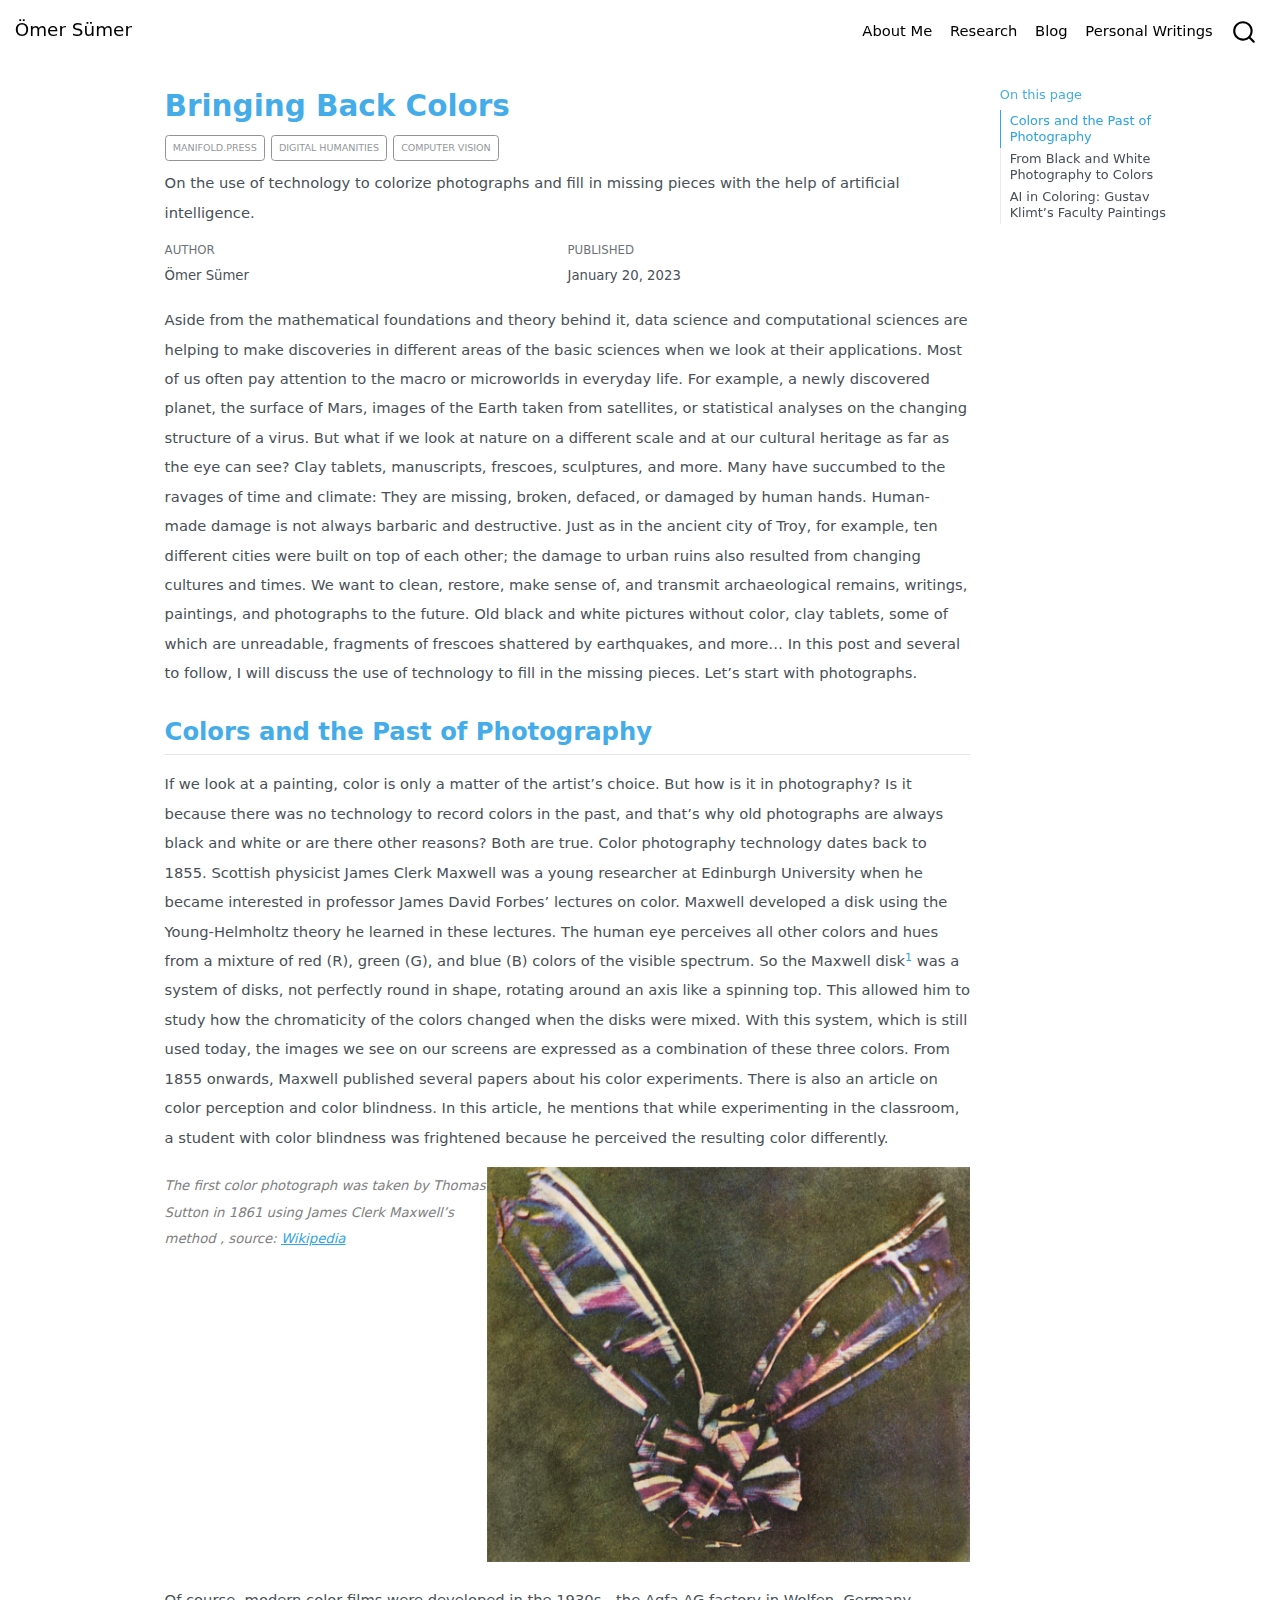
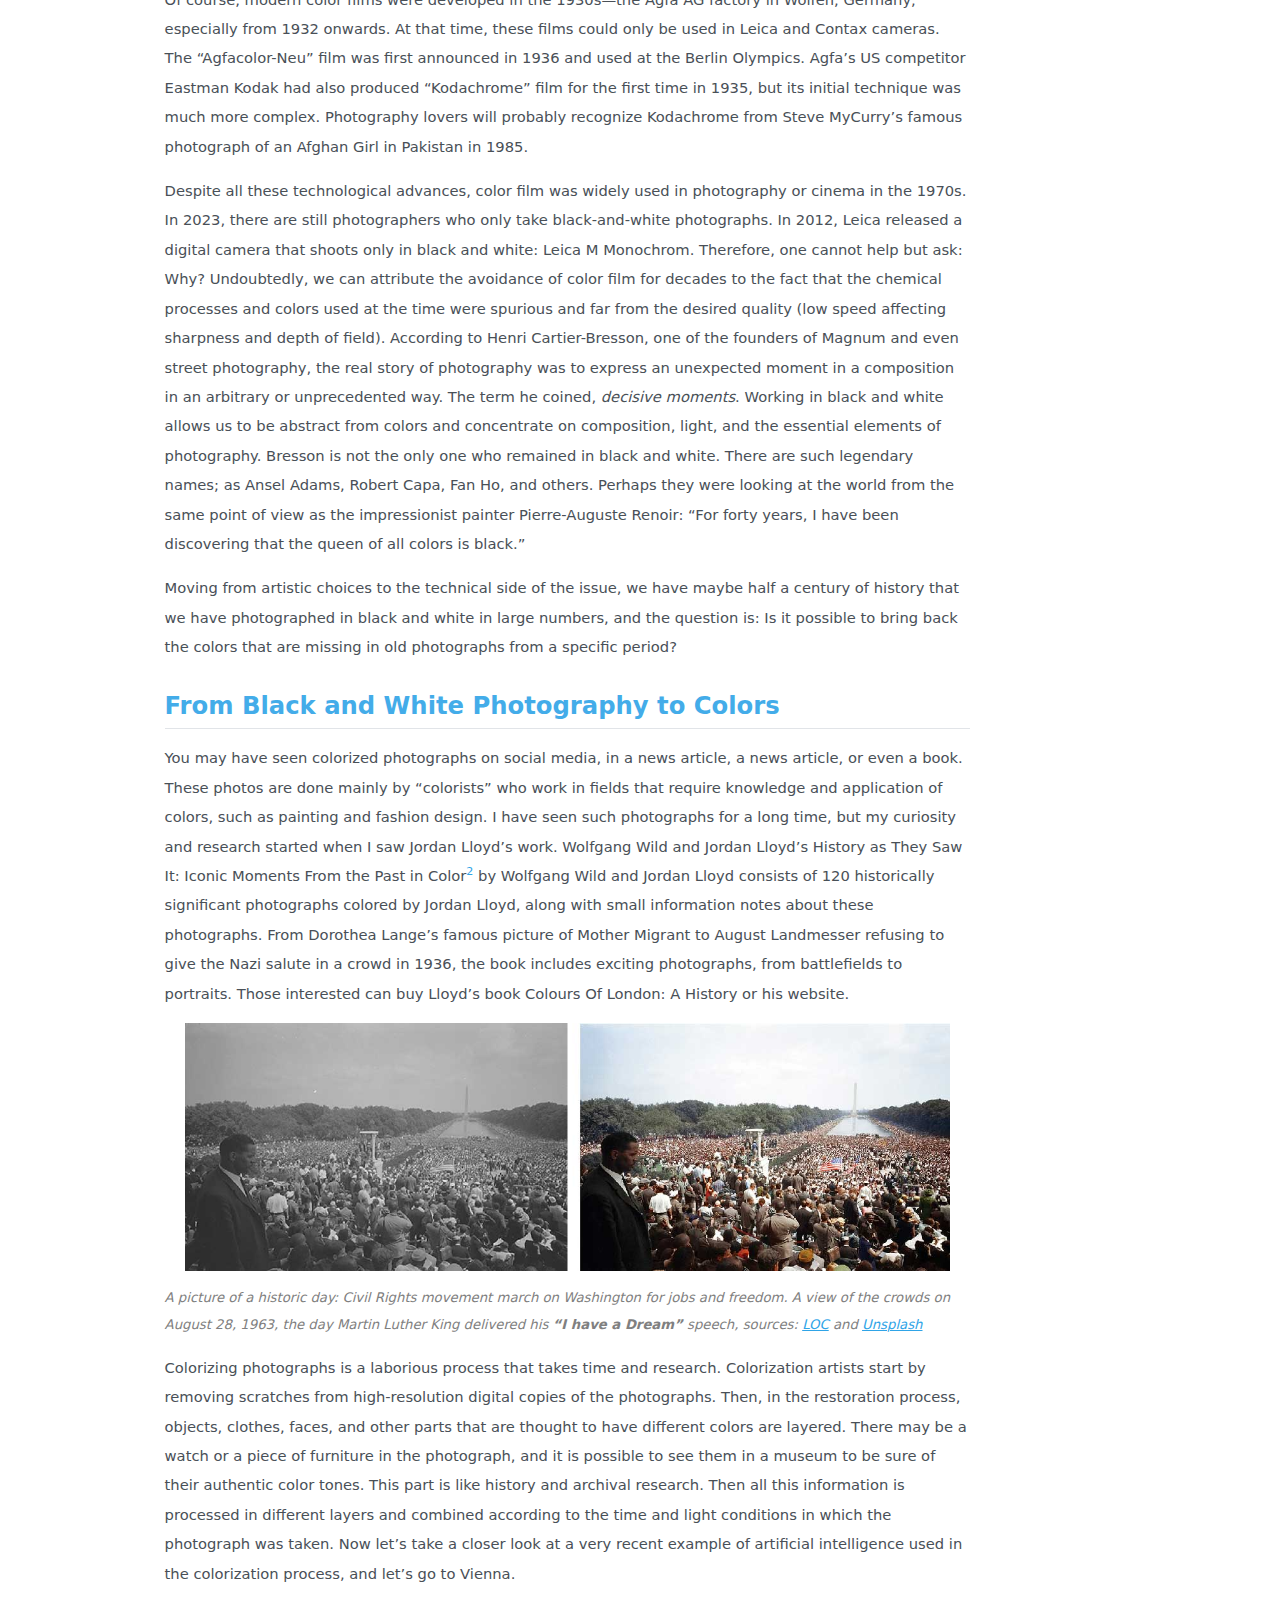
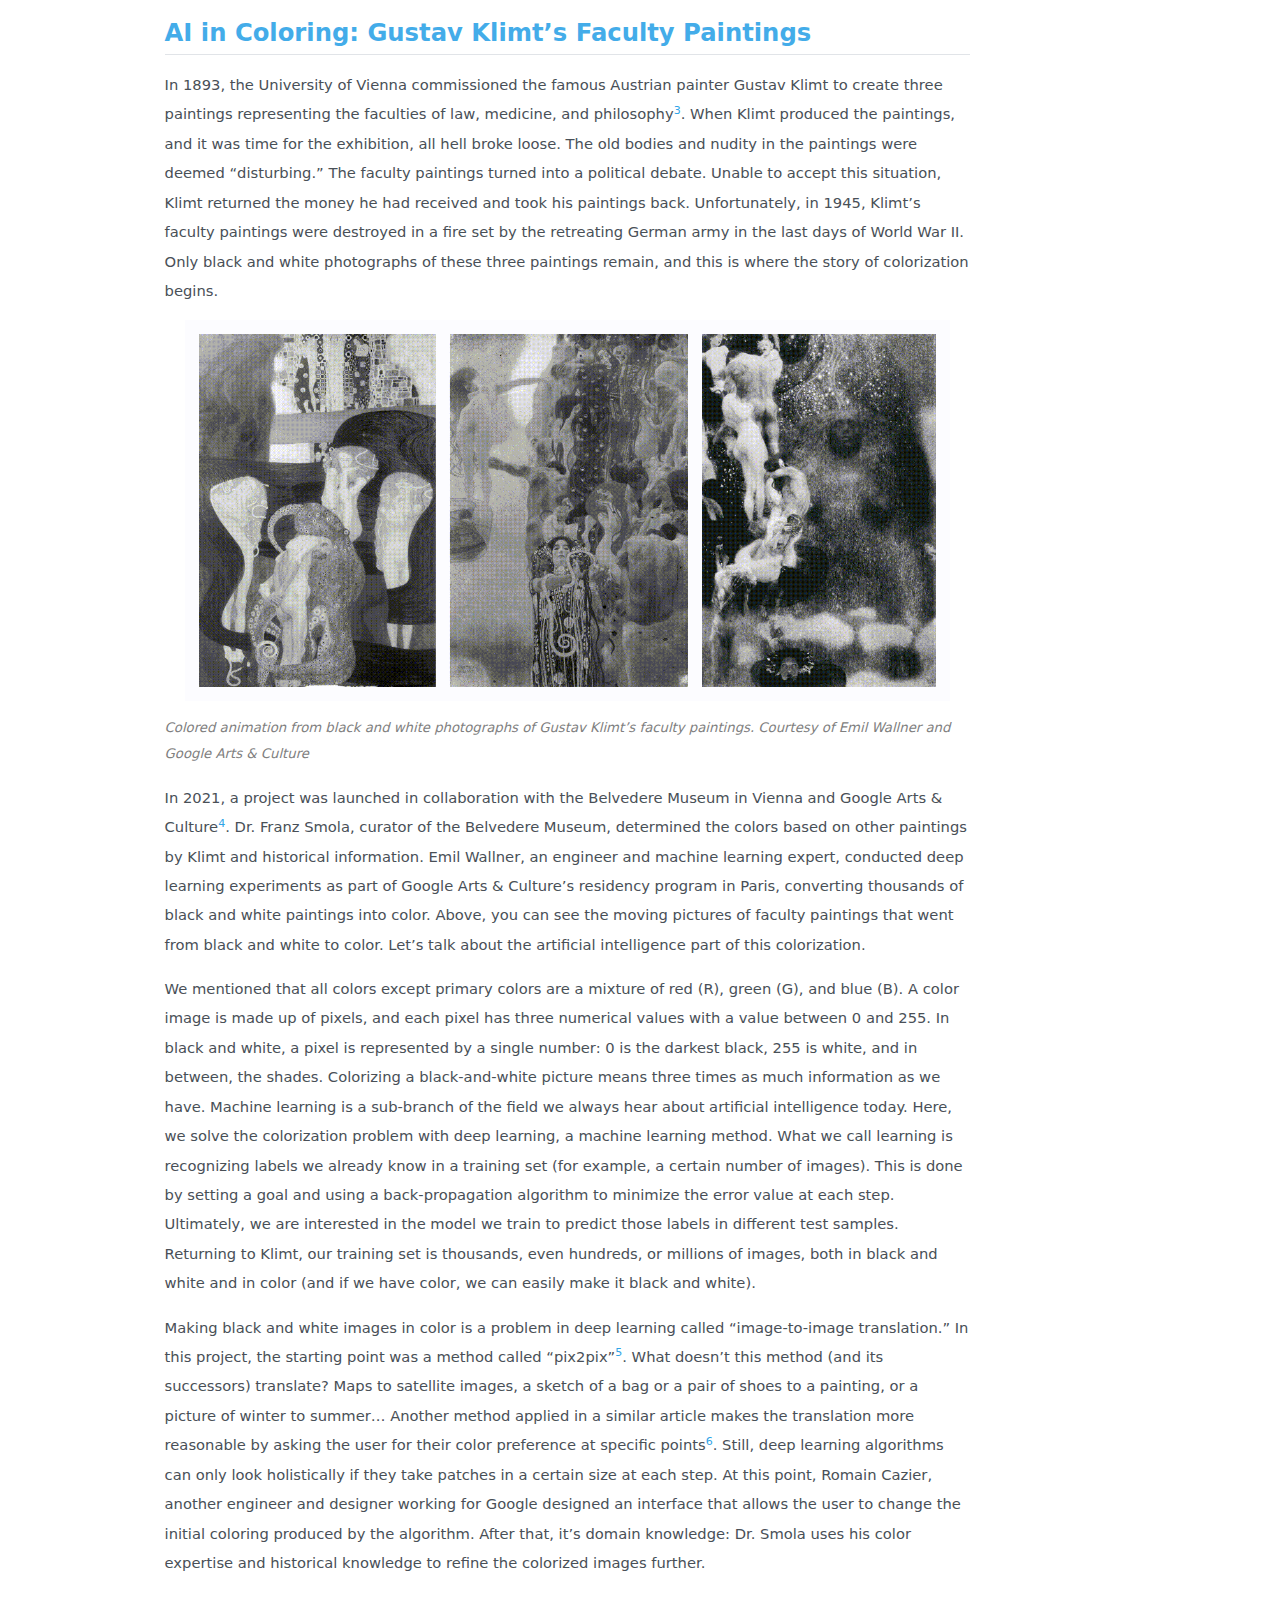
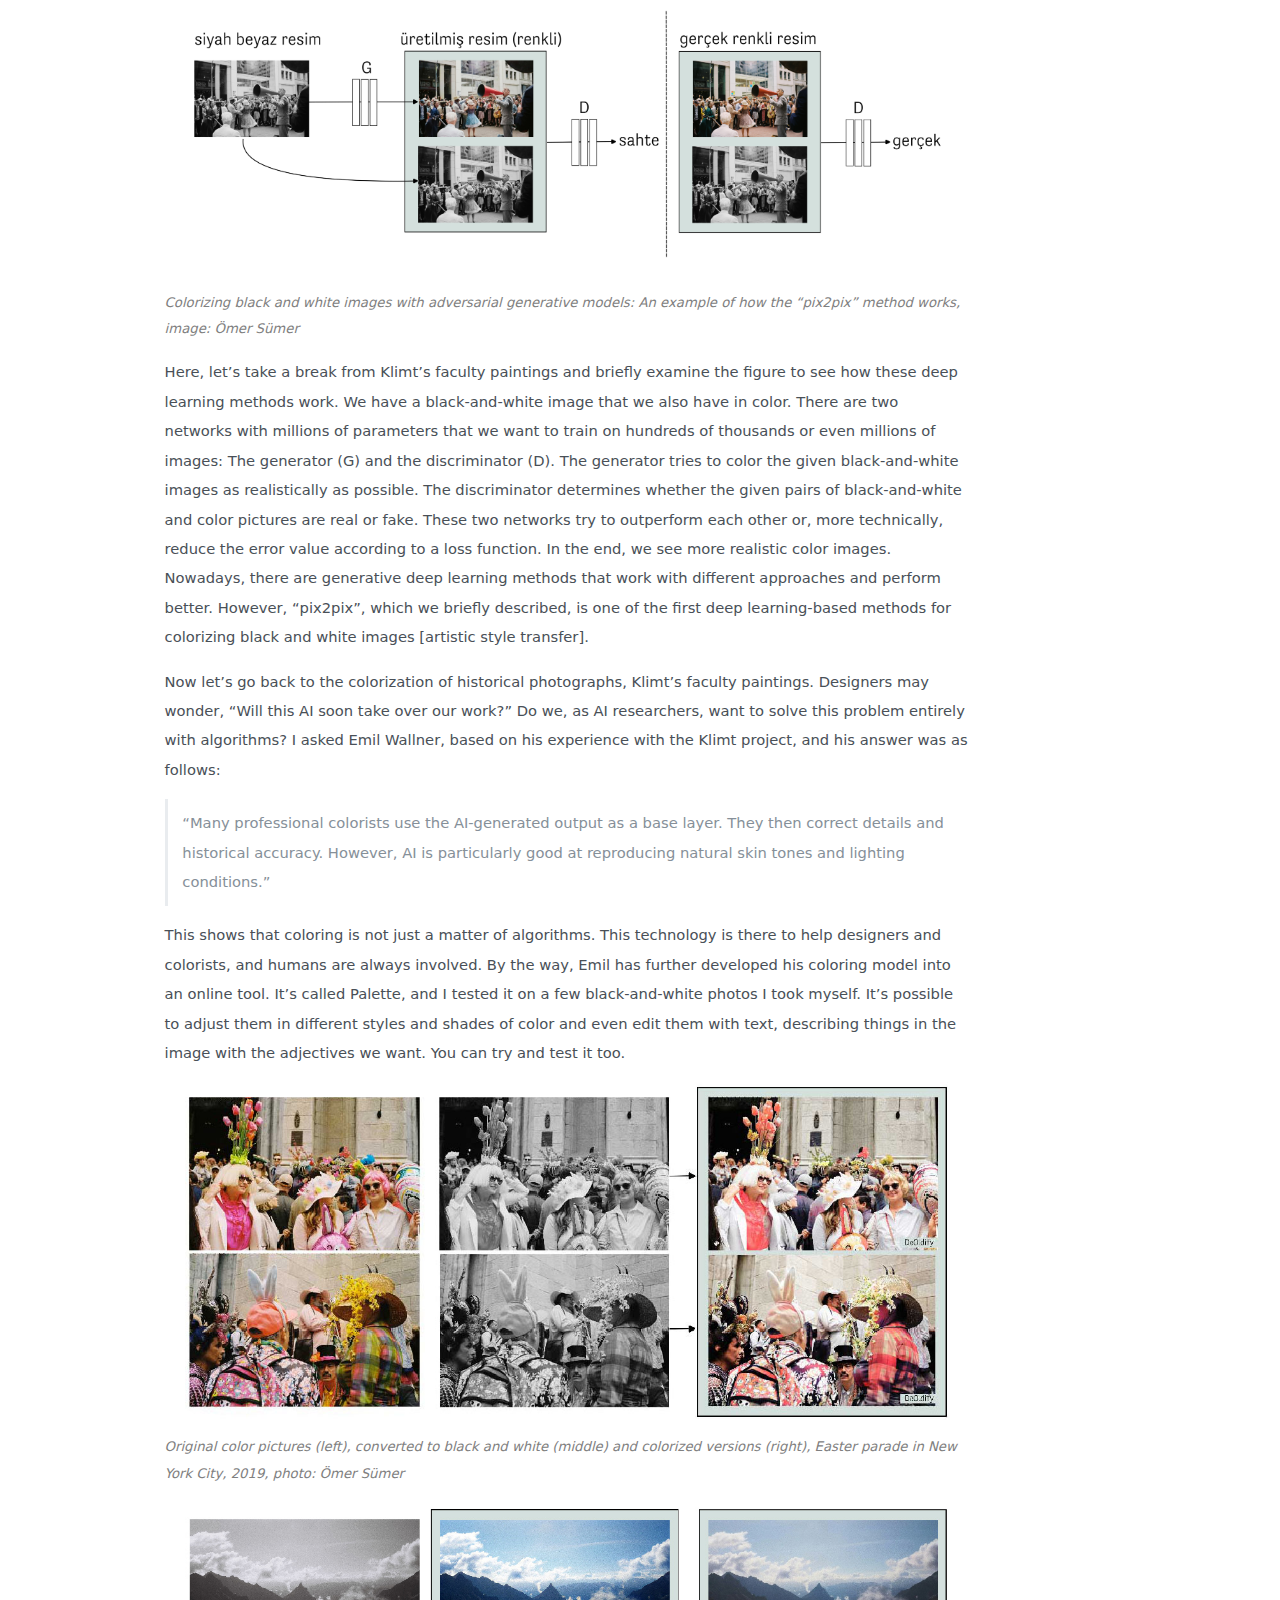
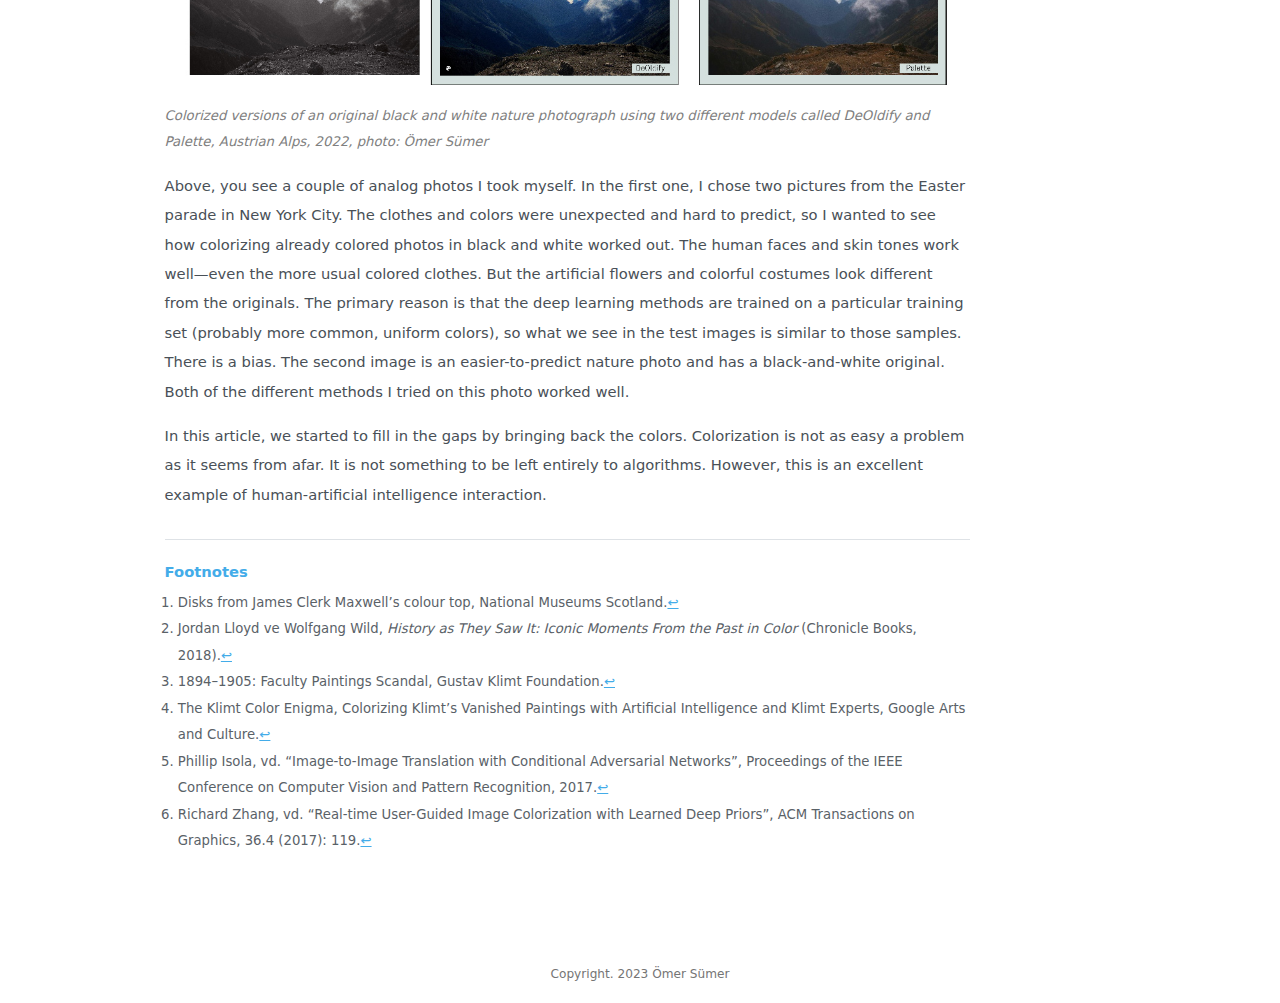
<file: personal-writings/2023-01-20-bringing-back-color/index.html>
<!DOCTYPE html>
<html xmlns="http://www.w3.org/1999/xhtml" lang="en" xml:lang="en"><head>

<meta charset="utf-8">
<meta name="generator" content="quarto-1.3.361">

<meta name="viewport" content="width=device-width, initial-scale=1.0, user-scalable=yes">

<meta name="author" content="Ömer Sümer">
<meta name="dcterms.date" content="2023-01-20">
<meta name="description" content="On the use of technology to colorize photographs and fill in missing pieces with the help of artificial intelligence.">

<title>Bringing Back Colors</title>
<style>
code{white-space: pre-wrap;}
span.smallcaps{font-variant: small-caps;}
div.columns{display: flex; gap: min(4vw, 1.5em);}
div.column{flex: auto; overflow-x: auto;}
div.hanging-indent{margin-left: 1.5em; text-indent: -1.5em;}
ul.task-list{list-style: none;}
ul.task-list li input[type="checkbox"] {
  width: 0.8em;
  margin: 0 0.8em 0.2em -1em; /* quarto-specific, see https://github.com/quarto-dev/quarto-cli/issues/4556 */ 
  vertical-align: middle;
}
</style>


<script src="../../site_libs/quarto-nav/quarto-nav.js"></script>
<script src="../../site_libs/quarto-nav/headroom.min.js"></script>
<script src="../../site_libs/clipboard/clipboard.min.js"></script>
<script src="../../site_libs/quarto-search/autocomplete.umd.js"></script>
<script src="../../site_libs/quarto-search/fuse.min.js"></script>
<script src="../../site_libs/quarto-search/quarto-search.js"></script>
<meta name="quarto:offset" content="../../">
<script src="../../site_libs/quarto-html/quarto.js"></script>
<script src="../../site_libs/quarto-html/popper.min.js"></script>
<script src="../../site_libs/quarto-html/tippy.umd.min.js"></script>
<script src="../../site_libs/quarto-html/anchor.min.js"></script>
<link href="../../site_libs/quarto-html/tippy.css" rel="stylesheet">
<link href="../../site_libs/quarto-html/quarto-syntax-highlighting.css" rel="stylesheet" id="quarto-text-highlighting-styles">
<script src="../../site_libs/bootstrap/bootstrap.min.js"></script>
<link href="../../site_libs/bootstrap/bootstrap-icons.css" rel="stylesheet">
<link href="../../site_libs/bootstrap/bootstrap.min.css" rel="stylesheet" id="quarto-bootstrap" data-mode="light">
<script id="quarto-search-options" type="application/json">{
  "location": "navbar",
  "copy-button": false,
  "collapse-after": 3,
  "panel-placement": "end",
  "type": "overlay",
  "limit": 20,
  "language": {
    "search-no-results-text": "No results",
    "search-matching-documents-text": "matching documents",
    "search-copy-link-title": "Copy link to search",
    "search-hide-matches-text": "Hide additional matches",
    "search-more-match-text": "more match in this document",
    "search-more-matches-text": "more matches in this document",
    "search-clear-button-title": "Clear",
    "search-detached-cancel-button-title": "Cancel",
    "search-submit-button-title": "Submit",
    "search-label": "Search"
  }
}</script>
<script async="" src="https://www.googletagmanager.com/gtag/js?id=G-MW9WFPT02T"></script>

<script type="text/javascript">

window.dataLayer = window.dataLayer || [];
function gtag(){dataLayer.push(arguments);}
gtag('js', new Date());
gtag('config', 'G-MW9WFPT02T', { 'anonymize_ip': true});
</script>


</head>

<body class="nav-fixed">

<div id="quarto-search-results"></div>
  <header id="quarto-header" class="headroom fixed-top">
    <nav class="navbar navbar-expand-lg navbar-dark ">
      <div class="navbar-container container-fluid">
      <div class="navbar-brand-container">
    <a class="navbar-brand" href="../../index.html">
    <span class="navbar-title">Ömer Sümer</span>
    </a>
  </div>
            <div id="quarto-search" class="" title="Search"></div>
          <button class="navbar-toggler" type="button" data-bs-toggle="collapse" data-bs-target="#navbarCollapse" aria-controls="navbarCollapse" aria-expanded="false" aria-label="Toggle navigation" onclick="if (window.quartoToggleHeadroom) { window.quartoToggleHeadroom(); }">
  <span class="navbar-toggler-icon"></span>
</button>
          <div class="collapse navbar-collapse" id="navbarCollapse">
            <ul class="navbar-nav navbar-nav-scroll ms-auto">
  <li class="nav-item">
    <a class="nav-link" href="../../about.html" rel="" target="">
 <span class="menu-text">About Me</span></a>
  </li>  
  <li class="nav-item">
    <a class="nav-link" href="../../research.html" rel="" target="">
 <span class="menu-text">Research</span></a>
  </li>  
  <li class="nav-item">
    <a class="nav-link" href="../../blog.html" rel="" target="">
 <span class="menu-text">Blog</span></a>
  </li>  
  <li class="nav-item">
    <a class="nav-link" href="../../personal-writings.html" rel="" target="">
 <span class="menu-text">Personal Writings</span></a>
  </li>  
</ul>
            <div class="quarto-navbar-tools">
</div>
          </div> <!-- /navcollapse -->
      </div> <!-- /container-fluid -->
    </nav>
</header>
<!-- content -->
<div id="quarto-content" class="quarto-container page-columns page-rows-contents page-layout-article page-navbar">
<!-- sidebar -->
<!-- margin-sidebar -->
    <div id="quarto-margin-sidebar" class="sidebar margin-sidebar">
        <nav id="TOC" role="doc-toc" class="toc-active">
    <h2 id="toc-title">On this page</h2>
   
  <ul>
  <li><a href="#colors-and-the-past-of-photography" id="toc-colors-and-the-past-of-photography" class="nav-link active" data-scroll-target="#colors-and-the-past-of-photography">Colors and the Past of Photography</a></li>
  <li><a href="#from-black-and-white-photography-to-colors" id="toc-from-black-and-white-photography-to-colors" class="nav-link" data-scroll-target="#from-black-and-white-photography-to-colors">From Black and White Photography to Colors</a></li>
  <li><a href="#ai-in-coloring-gustav-klimts-faculty-paintings" id="toc-ai-in-coloring-gustav-klimts-faculty-paintings" class="nav-link" data-scroll-target="#ai-in-coloring-gustav-klimts-faculty-paintings">AI in Coloring: Gustav Klimt’s Faculty Paintings</a></li>
  </ul>
</nav>
    </div>
<!-- main -->
<main class="content" id="quarto-document-content">

<header id="title-block-header" class="quarto-title-block default">
<div class="quarto-title">
<h1 class="title">Bringing Back Colors</h1>
  <div class="quarto-categories">
    <div class="quarto-category">manifold.press</div>
    <div class="quarto-category">digital humanities</div>
    <div class="quarto-category">computer vision</div>
  </div>
  </div>

<div>
  <div class="description">
    On the use of technology to colorize photographs and fill in missing pieces with the help of artificial intelligence.
  </div>
</div>


<div class="quarto-title-meta">

    <div>
    <div class="quarto-title-meta-heading">Author</div>
    <div class="quarto-title-meta-contents">
             <p>Ömer Sümer </p>
          </div>
  </div>
    
    <div>
    <div class="quarto-title-meta-heading">Published</div>
    <div class="quarto-title-meta-contents">
      <p class="date">January 20, 2023</p>
    </div>
  </div>
  
    
  </div>
  

</header>

<p>Aside from the mathematical foundations and theory behind it, data science and computational sciences are helping to make discoveries in different areas of the basic sciences when we look at their applications. Most of us often pay attention to the macro or microworlds in everyday life. For example, a newly discovered planet, the surface of Mars, images of the Earth taken from satellites, or statistical analyses on the changing structure of a virus. But what if we look at nature on a different scale and at our cultural heritage as far as the eye can see? Clay tablets, manuscripts, frescoes, sculptures, and more. Many have succumbed to the ravages of time and climate: They are missing, broken, defaced, or damaged by human hands. Human-made damage is not always barbaric and destructive. Just as in the ancient city of Troy, for example, ten different cities were built on top of each other; the damage to urban ruins also resulted from changing cultures and times. We want to clean, restore, make sense of, and transmit archaeological remains, writings, paintings, and photographs to the future. Old black and white pictures without color, clay tablets, some of which are unreadable, fragments of frescoes shattered by earthquakes, and more… In this post and several to follow, I will discuss the use of technology to fill in the missing pieces. Let’s start with photographs.</p>
<section id="colors-and-the-past-of-photography" class="level2">
<h2 class="anchored" data-anchor-id="colors-and-the-past-of-photography">Colors and the Past of Photography</h2>
<p>If we look at a painting, color is only a matter of the artist’s choice. But how is it in photography? Is it because there was no technology to record colors in the past, and that’s why old photographs are always black and white or are there other reasons? Both are true. Color photography technology dates back to 1855. Scottish physicist James Clerk Maxwell was a young researcher at Edinburgh University when he became interested in professor James David Forbes’ lectures on color. Maxwell developed a disk using the Young-Helmholtz theory he learned in these lectures. The human eye perceives all other colors and hues from a mixture of red (R), green (G), and blue (B) colors of the visible spectrum. So the Maxwell disk<a href="#fn1" class="footnote-ref" id="fnref1" role="doc-noteref"><sup>1</sup></a> was a system of disks, not perfectly round in shape, rotating around an axis like a spinning top. This allowed him to study how the chromaticity of the colors changed when the disks were mixed. With this system, which is still used today, the images we see on our screens are expressed as a combination of these three colors. From 1855 onwards, Maxwell published several papers about his color experiments. There is also an article on color perception and color blindness. In this article, he mentions that while experimenting in the classroom, a student with color blindness was frightened because he perceived the resulting color differently.</p>
<figure class="figure">
<img style="float: right;" src="images/fig-01.jpg" width="60%" class="figure-img">
<figcaption style="color: gray; font-style: italic;" class="figure-caption">
The first color photograph was taken by Thomas Sutton in 1861 using James Clerk Maxwell’s method , source: <a href="https://en.wikipedia.org/wiki/Color_photography#/media/File:Tartan_Ribbon.jpg">Wikipedia</a>
</figcaption>
</figure>
<p>Of course, modern color films were developed in the 1930s—the Agfa AG factory in Wolfen, Germany, especially from 1932 onwards. At that time, these films could only be used in Leica and Contax cameras. The “Agfacolor-Neu” film was first announced in 1936 and used at the Berlin Olympics. Agfa’s US competitor Eastman Kodak had also produced “Kodachrome” film for the first time in 1935, but its initial technique was much more complex. Photography lovers will probably recognize Kodachrome from Steve MyCurry’s famous photograph of an Afghan Girl in Pakistan in 1985.</p>
<p>Despite all these technological advances, color film was widely used in photography or cinema in the 1970s. In 2023, there are still photographers who only take black-and-white photographs. In 2012, Leica released a digital camera that shoots only in black and white: Leica M Monochrom. Therefore, one cannot help but ask: Why? Undoubtedly, we can attribute the avoidance of color film for decades to the fact that the chemical processes and colors used at the time were spurious and far from the desired quality (low speed affecting sharpness and depth of field). According to Henri Cartier-Bresson, one of the founders of Magnum and even street photography, the real story of photography was to express an unexpected moment in a composition in an arbitrary or unprecedented way. The term he coined, <em>decisive moments</em>. Working in black and white allows us to be abstract from colors and concentrate on composition, light, and the essential elements of photography. Bresson is not the only one who remained in black and white. There are such legendary names; as Ansel Adams, Robert Capa, Fan Ho, and others. Perhaps they were looking at the world from the same point of view as the impressionist painter Pierre-Auguste Renoir: “For forty years, I have been discovering that the queen of all colors is black.”</p>
<p>Moving from artistic choices to the technical side of the issue, we have maybe half a century of history that we have photographed in black and white in large numbers, and the question is: Is it possible to bring back the colors that are missing in old photographs from a specific period?</p>
</section>
<section id="from-black-and-white-photography-to-colors" class="level2">
<h2 class="anchored" data-anchor-id="from-black-and-white-photography-to-colors">From Black and White Photography to Colors</h2>
<p>You may have seen colorized photographs on social media, in a news article, a news article, or even a book. These photos are done mainly by “colorists” who work in fields that require knowledge and application of colors, such as painting and fashion design. I have seen such photographs for a long time, but my curiosity and research started when I saw Jordan Lloyd’s work. Wolfgang Wild and Jordan Lloyd’s History as They Saw It: Iconic Moments From the Past in Color<a href="#fn2" class="footnote-ref" id="fnref2" role="doc-noteref"><sup>2</sup></a> by Wolfgang Wild and Jordan Lloyd consists of 120 historically significant photographs colored by Jordan Lloyd, along with small information notes about these photographs. From Dorothea Lange’s famous picture of Mother Migrant to August Landmesser refusing to give the Nazi salute in a crowd in 1936, the book includes exciting photographs, from battlefields to portraits. Those interested can buy Lloyd’s book Colours Of London: A History or his website.</p>
<figure class="figure">
<p style="text-align:center;">
<img src="images/fig-02.jpg" width="95%" class="figure-img">
</p>
<figcaption style="color: gray; font-style: italic;" class="figure-caption">
A picture of a historic day: Civil Rights movement march on Washington for jobs and freedom. A view of the crowds on August 28, 1963, the day Martin Luther King delivered his <strong>“I have a Dream”</strong> speech, sources: <a href="https://www.loc.gov/resource/ds.04417/">LOC</a> and <a href="https://unsplash.com/photos/4kYkKW8v8rY">Unsplash</a>
</figcaption>
</figure>
<p>Colorizing photographs is a laborious process that takes time and research. Colorization artists start by removing scratches from high-resolution digital copies of the photographs. Then, in the restoration process, objects, clothes, faces, and other parts that are thought to have different colors are layered. There may be a watch or a piece of furniture in the photograph, and it is possible to see them in a museum to be sure of their authentic color tones. This part is like history and archival research. Then all this information is processed in different layers and combined according to the time and light conditions in which the photograph was taken. Now let’s take a closer look at a very recent example of artificial intelligence used in the colorization process, and let’s go to Vienna.</p>
</section>
<section id="ai-in-coloring-gustav-klimts-faculty-paintings" class="level2">
<h2 class="anchored" data-anchor-id="ai-in-coloring-gustav-klimts-faculty-paintings">AI in Coloring: Gustav Klimt’s Faculty Paintings</h2>
<p>In 1893, the University of Vienna commissioned the famous Austrian painter Gustav Klimt to create three paintings representing the faculties of law, medicine, and philosophy<a href="#fn3" class="footnote-ref" id="fnref3" role="doc-noteref"><sup>3</sup></a>. When Klimt produced the paintings, and it was time for the exhibition, all hell broke loose. The old bodies and nudity in the paintings were deemed “disturbing.” The faculty paintings turned into a political debate. Unable to accept this situation, Klimt returned the money he had received and took his paintings back. Unfortunately, in 1945, Klimt’s faculty paintings were destroyed in a fire set by the retreating German army in the last days of World War II. Only black and white photographs of these three paintings remain, and this is where the story of colorization begins.</p>
<figure class="figure">
<p style="text-align:center;">
<img src="images/fig-03.gif" width="95%" class="figure-img">
</p>
<figcaption style="color: gray; font-style: italic;" class="figure-caption">
Colored animation from black and white photographs of Gustav Klimt’s faculty paintings. Courtesy of Emil Wallner and Google Arts &amp; Culture
</figcaption>
</figure>
<p>In 2021, a project was launched in collaboration with the Belvedere Museum in Vienna and Google Arts &amp; Culture<a href="#fn4" class="footnote-ref" id="fnref4" role="doc-noteref"><sup>4</sup></a>. Dr.&nbsp;Franz Smola, curator of the Belvedere Museum, determined the colors based on other paintings by Klimt and historical information. Emil Wallner, an engineer and machine learning expert, conducted deep learning experiments as part of Google Arts &amp; Culture’s residency program in Paris, converting thousands of black and white paintings into color. Above, you can see the moving pictures of faculty paintings that went from black and white to color. Let’s talk about the artificial intelligence part of this colorization.</p>
<p>We mentioned that all colors except primary colors are a mixture of red (R), green (G), and blue (B). A color image is made up of pixels, and each pixel has three numerical values with a value between 0 and 255. In black and white, a pixel is represented by a single number: 0 is the darkest black, 255 is white, and in between, the shades. Colorizing a black-and-white picture means three times as much information as we have. Machine learning is a sub-branch of the field we always hear about artificial intelligence today. Here, we solve the colorization problem with deep learning, a machine learning method. What we call learning is recognizing labels we already know in a training set (for example, a certain number of images). This is done by setting a goal and using a back-propagation algorithm to minimize the error value at each step. Ultimately, we are interested in the model we train to predict those labels in different test samples. Returning to Klimt, our training set is thousands, even hundreds, or millions of images, both in black and white and in color (and if we have color, we can easily make it black and white).</p>
<p>Making black and white images in color is a problem in deep learning called “image-to-image translation.” In this project, the starting point was a method called “pix2pix”<a href="#fn5" class="footnote-ref" id="fnref5" role="doc-noteref"><sup>5</sup></a>. What doesn’t this method (and its successors) translate? Maps to satellite images, a sketch of a bag or a pair of shoes to a painting, or a picture of winter to summer… Another method applied in a similar article makes the translation more reasonable by asking the user for their color preference at specific points<a href="#fn6" class="footnote-ref" id="fnref6" role="doc-noteref"><sup>6</sup></a>. Still, deep learning algorithms can only look holistically if they take patches in a certain size at each step. At this point, Romain Cazier, another engineer and designer working for Google designed an interface that allows the user to change the initial coloring produced by the algorithm. After that, it’s domain knowledge: Dr.&nbsp;Smola uses his color expertise and historical knowledge to refine the colorized images further.</p>
<figure class="figure">
<p style="text-align:center;">
<img src="images/fig-04.png" width="95%" class="figure-img">
</p>
<figcaption style="color: gray; font-style: italic;" class="figure-caption">
Colorizing black and white images with adversarial generative models: An example of how the “pix2pix” method works, image: Ömer Sümer
</figcaption>
</figure>
<p>Here, let’s take a break from Klimt’s faculty paintings and briefly examine the figure to see how these deep learning methods work. We have a black-and-white image that we also have in color. There are two networks with millions of parameters that we want to train on hundreds of thousands or even millions of images: The generator (G) and the discriminator (D). The generator tries to color the given black-and-white images as realistically as possible. The discriminator determines whether the given pairs of black-and-white and color pictures are real or fake. These two networks try to outperform each other or, more technically, reduce the error value according to a loss function. In the end, we see more realistic color images. Nowadays, there are generative deep learning methods that work with different approaches and perform better. However, “pix2pix”, which we briefly described, is one of the first deep learning-based methods for colorizing black and white images [artistic style transfer].</p>
<p>Now let’s go back to the colorization of historical photographs, Klimt’s faculty paintings. Designers may wonder, “Will this AI soon take over our work?” Do we, as AI researchers, want to solve this problem entirely with algorithms? I asked Emil Wallner, based on his experience with the Klimt project, and his answer was as follows:</p>
<blockquote class="blockquote">
<p>“Many professional colorists use the AI-generated output as a base layer. They then correct details and historical accuracy. However, AI is particularly good at reproducing natural skin tones and lighting conditions.”</p>
</blockquote>
<p>This shows that coloring is not just a matter of algorithms. This technology is there to help designers and colorists, and humans are always involved. By the way, Emil has further developed his coloring model into an online tool. It’s called Palette, and I tested it on a few black-and-white photos I took myself. It’s possible to adjust them in different styles and shades of color and even edit them with text, describing things in the image with the adjectives we want. You can try and test it too.</p>
<figure class="figure">
<p style="text-align:center;">
<img src="images/fig-05-a.jpg" width="95%" class="figure-img">
</p>
<figcaption style="color: gray; font-style: italic;" class="figure-caption">
Original color pictures (left), converted to black and white (middle) and colorized versions (right), Easter parade in New York City, 2019, photo: Ömer Sümer
</figcaption>
</figure>
<figure class="figure">
<p style="text-align:center;">
<img src="images/fig-05-b.jpg" width="95%" class="figure-img">
</p>
<figcaption style="color: gray; font-style: italic;" class="figure-caption">
Colorized versions of an original black and white nature photograph using two different models called DeOldify and Palette, Austrian Alps, 2022, photo: Ömer Sümer
</figcaption>
</figure>
<p>Above, you see a couple of analog photos I took myself. In the first one, I chose two pictures from the Easter parade in New York City. The clothes and colors were unexpected and hard to predict, so I wanted to see how colorizing already colored photos in black and white worked out. The human faces and skin tones work well—even the more usual colored clothes. But the artificial flowers and colorful costumes look different from the originals. The primary reason is that the deep learning methods are trained on a particular training set (probably more common, uniform colors), so what we see in the test images is similar to those samples. There is a bias. The second image is an easier-to-predict nature photo and has a black-and-white original. Both of the different methods I tried on this photo worked well.</p>
<p>In this article, we started to fill in the gaps by bringing back the colors. Colorization is not as easy a problem as it seems from afar. It is not something to be left entirely to algorithms. However, this is an excellent example of human-artificial intelligence interaction.</p>


</section>


<div id="quarto-appendix" class="default"><section id="footnotes" class="footnotes footnotes-end-of-document" role="doc-endnotes"><h2 class="anchored quarto-appendix-heading">Footnotes</h2>

<ol>
<li id="fn1"><p>Disks from James Clerk Maxwell’s colour top, National Museums Scotland.<a href="#fnref1" class="footnote-back" role="doc-backlink">↩︎</a></p></li>
<li id="fn2"><p>Jordan Lloyd ve Wolfgang Wild, <em>History as They Saw It: Iconic Moments From the Past in Color</em> (Chronicle Books, 2018).<a href="#fnref2" class="footnote-back" role="doc-backlink">↩︎</a></p></li>
<li id="fn3"><p>1894–1905: Faculty Paintings Scandal, Gustav Klimt Foundation.<a href="#fnref3" class="footnote-back" role="doc-backlink">↩︎</a></p></li>
<li id="fn4"><p>The Klimt Color Enigma, Colorizing Klimt’s Vanished Paintings with Artificial Intelligence and Klimt Experts, Google Arts and Culture.<a href="#fnref4" class="footnote-back" role="doc-backlink">↩︎</a></p></li>
<li id="fn5"><p>Phillip Isola, vd. “Image-to-Image Translation with Conditional Adversarial Networks”, Proceedings of the IEEE Conference on Computer Vision and Pattern Recognition, 2017.<a href="#fnref5" class="footnote-back" role="doc-backlink">↩︎</a></p></li>
<li id="fn6"><p>Richard Zhang, vd. “Real-time User-Guided Image Colorization with Learned Deep Priors”, ACM Transactions on Graphics, 36.4 (2017): 119.<a href="#fnref6" class="footnote-back" role="doc-backlink">↩︎</a></p></li>
</ol>
</section></div></main> <!-- /main -->
<script id="quarto-html-after-body" type="application/javascript">
window.document.addEventListener("DOMContentLoaded", function (event) {
  const toggleBodyColorMode = (bsSheetEl) => {
    const mode = bsSheetEl.getAttribute("data-mode");
    const bodyEl = window.document.querySelector("body");
    if (mode === "dark") {
      bodyEl.classList.add("quarto-dark");
      bodyEl.classList.remove("quarto-light");
    } else {
      bodyEl.classList.add("quarto-light");
      bodyEl.classList.remove("quarto-dark");
    }
  }
  const toggleBodyColorPrimary = () => {
    const bsSheetEl = window.document.querySelector("link#quarto-bootstrap");
    if (bsSheetEl) {
      toggleBodyColorMode(bsSheetEl);
    }
  }
  toggleBodyColorPrimary();  
  const icon = "";
  const anchorJS = new window.AnchorJS();
  anchorJS.options = {
    placement: 'right',
    icon: icon
  };
  anchorJS.add('.anchored');
  const isCodeAnnotation = (el) => {
    for (const clz of el.classList) {
      if (clz.startsWith('code-annotation-')) {                     
        return true;
      }
    }
    return false;
  }
  const clipboard = new window.ClipboardJS('.code-copy-button', {
    text: function(trigger) {
      const codeEl = trigger.previousElementSibling.cloneNode(true);
      for (const childEl of codeEl.children) {
        if (isCodeAnnotation(childEl)) {
          childEl.remove();
        }
      }
      return codeEl.innerText;
    }
  });
  clipboard.on('success', function(e) {
    // button target
    const button = e.trigger;
    // don't keep focus
    button.blur();
    // flash "checked"
    button.classList.add('code-copy-button-checked');
    var currentTitle = button.getAttribute("title");
    button.setAttribute("title", "Copied!");
    let tooltip;
    if (window.bootstrap) {
      button.setAttribute("data-bs-toggle", "tooltip");
      button.setAttribute("data-bs-placement", "left");
      button.setAttribute("data-bs-title", "Copied!");
      tooltip = new bootstrap.Tooltip(button, 
        { trigger: "manual", 
          customClass: "code-copy-button-tooltip",
          offset: [0, -8]});
      tooltip.show();    
    }
    setTimeout(function() {
      if (tooltip) {
        tooltip.hide();
        button.removeAttribute("data-bs-title");
        button.removeAttribute("data-bs-toggle");
        button.removeAttribute("data-bs-placement");
      }
      button.setAttribute("title", currentTitle);
      button.classList.remove('code-copy-button-checked');
    }, 1000);
    // clear code selection
    e.clearSelection();
  });
  function tippyHover(el, contentFn) {
    const config = {
      allowHTML: true,
      content: contentFn,
      maxWidth: 500,
      delay: 100,
      arrow: false,
      appendTo: function(el) {
          return el.parentElement;
      },
      interactive: true,
      interactiveBorder: 10,
      theme: 'quarto',
      placement: 'bottom-start'
    };
    window.tippy(el, config); 
  }
  const noterefs = window.document.querySelectorAll('a[role="doc-noteref"]');
  for (var i=0; i<noterefs.length; i++) {
    const ref = noterefs[i];
    tippyHover(ref, function() {
      // use id or data attribute instead here
      let href = ref.getAttribute('data-footnote-href') || ref.getAttribute('href');
      try { href = new URL(href).hash; } catch {}
      const id = href.replace(/^#\/?/, "");
      const note = window.document.getElementById(id);
      return note.innerHTML;
    });
  }
      let selectedAnnoteEl;
      const selectorForAnnotation = ( cell, annotation) => {
        let cellAttr = 'data-code-cell="' + cell + '"';
        let lineAttr = 'data-code-annotation="' +  annotation + '"';
        const selector = 'span[' + cellAttr + '][' + lineAttr + ']';
        return selector;
      }
      const selectCodeLines = (annoteEl) => {
        const doc = window.document;
        const targetCell = annoteEl.getAttribute("data-target-cell");
        const targetAnnotation = annoteEl.getAttribute("data-target-annotation");
        const annoteSpan = window.document.querySelector(selectorForAnnotation(targetCell, targetAnnotation));
        const lines = annoteSpan.getAttribute("data-code-lines").split(",");
        const lineIds = lines.map((line) => {
          return targetCell + "-" + line;
        })
        let top = null;
        let height = null;
        let parent = null;
        if (lineIds.length > 0) {
            //compute the position of the single el (top and bottom and make a div)
            const el = window.document.getElementById(lineIds[0]);
            top = el.offsetTop;
            height = el.offsetHeight;
            parent = el.parentElement.parentElement;
          if (lineIds.length > 1) {
            const lastEl = window.document.getElementById(lineIds[lineIds.length - 1]);
            const bottom = lastEl.offsetTop + lastEl.offsetHeight;
            height = bottom - top;
          }
          if (top !== null && height !== null && parent !== null) {
            // cook up a div (if necessary) and position it 
            let div = window.document.getElementById("code-annotation-line-highlight");
            if (div === null) {
              div = window.document.createElement("div");
              div.setAttribute("id", "code-annotation-line-highlight");
              div.style.position = 'absolute';
              parent.appendChild(div);
            }
            div.style.top = top - 2 + "px";
            div.style.height = height + 4 + "px";
            let gutterDiv = window.document.getElementById("code-annotation-line-highlight-gutter");
            if (gutterDiv === null) {
              gutterDiv = window.document.createElement("div");
              gutterDiv.setAttribute("id", "code-annotation-line-highlight-gutter");
              gutterDiv.style.position = 'absolute';
              const codeCell = window.document.getElementById(targetCell);
              const gutter = codeCell.querySelector('.code-annotation-gutter');
              gutter.appendChild(gutterDiv);
            }
            gutterDiv.style.top = top - 2 + "px";
            gutterDiv.style.height = height + 4 + "px";
          }
          selectedAnnoteEl = annoteEl;
        }
      };
      const unselectCodeLines = () => {
        const elementsIds = ["code-annotation-line-highlight", "code-annotation-line-highlight-gutter"];
        elementsIds.forEach((elId) => {
          const div = window.document.getElementById(elId);
          if (div) {
            div.remove();
          }
        });
        selectedAnnoteEl = undefined;
      };
      // Attach click handler to the DT
      const annoteDls = window.document.querySelectorAll('dt[data-target-cell]');
      for (const annoteDlNode of annoteDls) {
        annoteDlNode.addEventListener('click', (event) => {
          const clickedEl = event.target;
          if (clickedEl !== selectedAnnoteEl) {
            unselectCodeLines();
            const activeEl = window.document.querySelector('dt[data-target-cell].code-annotation-active');
            if (activeEl) {
              activeEl.classList.remove('code-annotation-active');
            }
            selectCodeLines(clickedEl);
            clickedEl.classList.add('code-annotation-active');
          } else {
            // Unselect the line
            unselectCodeLines();
            clickedEl.classList.remove('code-annotation-active');
          }
        });
      }
  const findCites = (el) => {
    const parentEl = el.parentElement;
    if (parentEl) {
      const cites = parentEl.dataset.cites;
      if (cites) {
        return {
          el,
          cites: cites.split(' ')
        };
      } else {
        return findCites(el.parentElement)
      }
    } else {
      return undefined;
    }
  };
  var bibliorefs = window.document.querySelectorAll('a[role="doc-biblioref"]');
  for (var i=0; i<bibliorefs.length; i++) {
    const ref = bibliorefs[i];
    const citeInfo = findCites(ref);
    if (citeInfo) {
      tippyHover(citeInfo.el, function() {
        var popup = window.document.createElement('div');
        citeInfo.cites.forEach(function(cite) {
          var citeDiv = window.document.createElement('div');
          citeDiv.classList.add('hanging-indent');
          citeDiv.classList.add('csl-entry');
          var biblioDiv = window.document.getElementById('ref-' + cite);
          if (biblioDiv) {
            citeDiv.innerHTML = biblioDiv.innerHTML;
          }
          popup.appendChild(citeDiv);
        });
        return popup.innerHTML;
      });
    }
  }
});
</script>
</div> <!-- /content -->
<footer class="footer">
  <div class="nav-footer">
    <div class="nav-footer-left">
      &nbsp;
    </div>   
    <div class="nav-footer-center">
      <ul class="footer-items list-unstyled">
    <li class="nav-item">
 Copyright. 2023 Ömer Sümer
  </li>  
</ul>
    </div>
    <div class="nav-footer-right">
      &nbsp;
    </div>
  </div>
</footer>



</body></html>
</file>
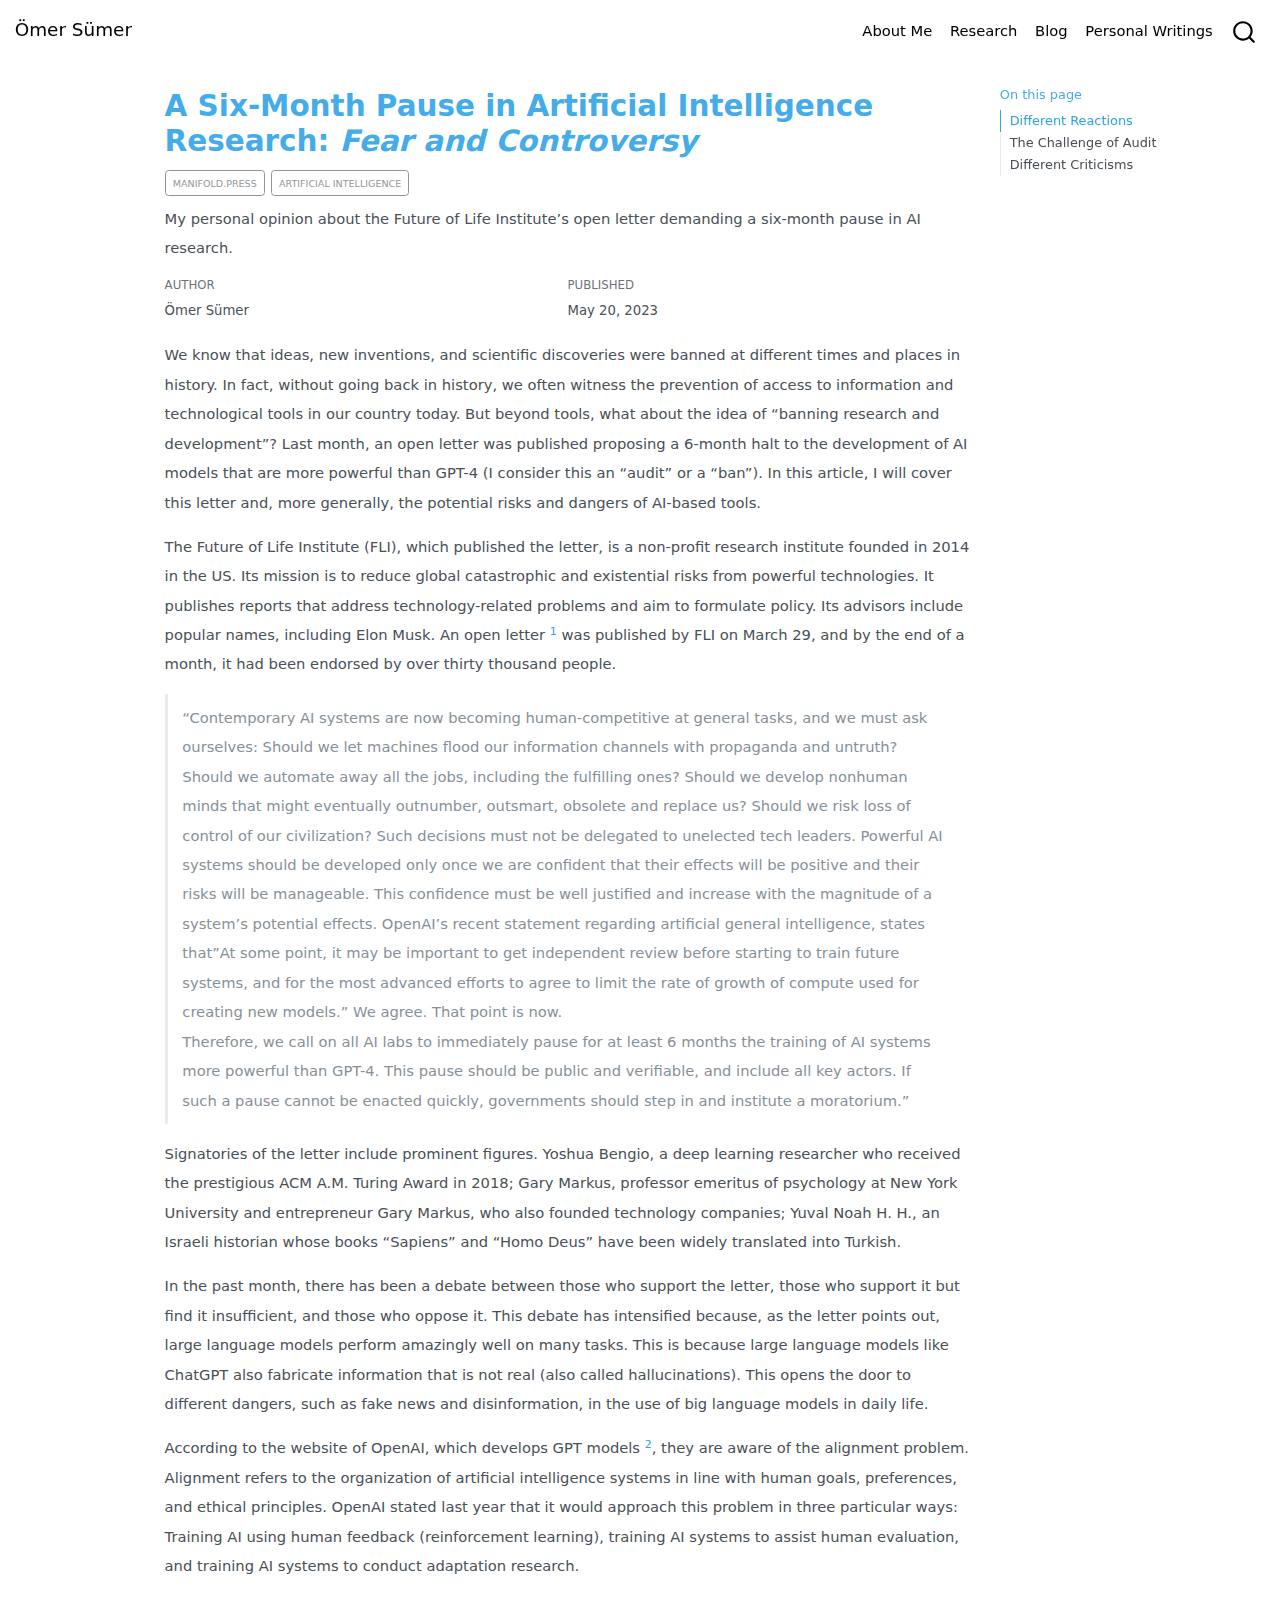
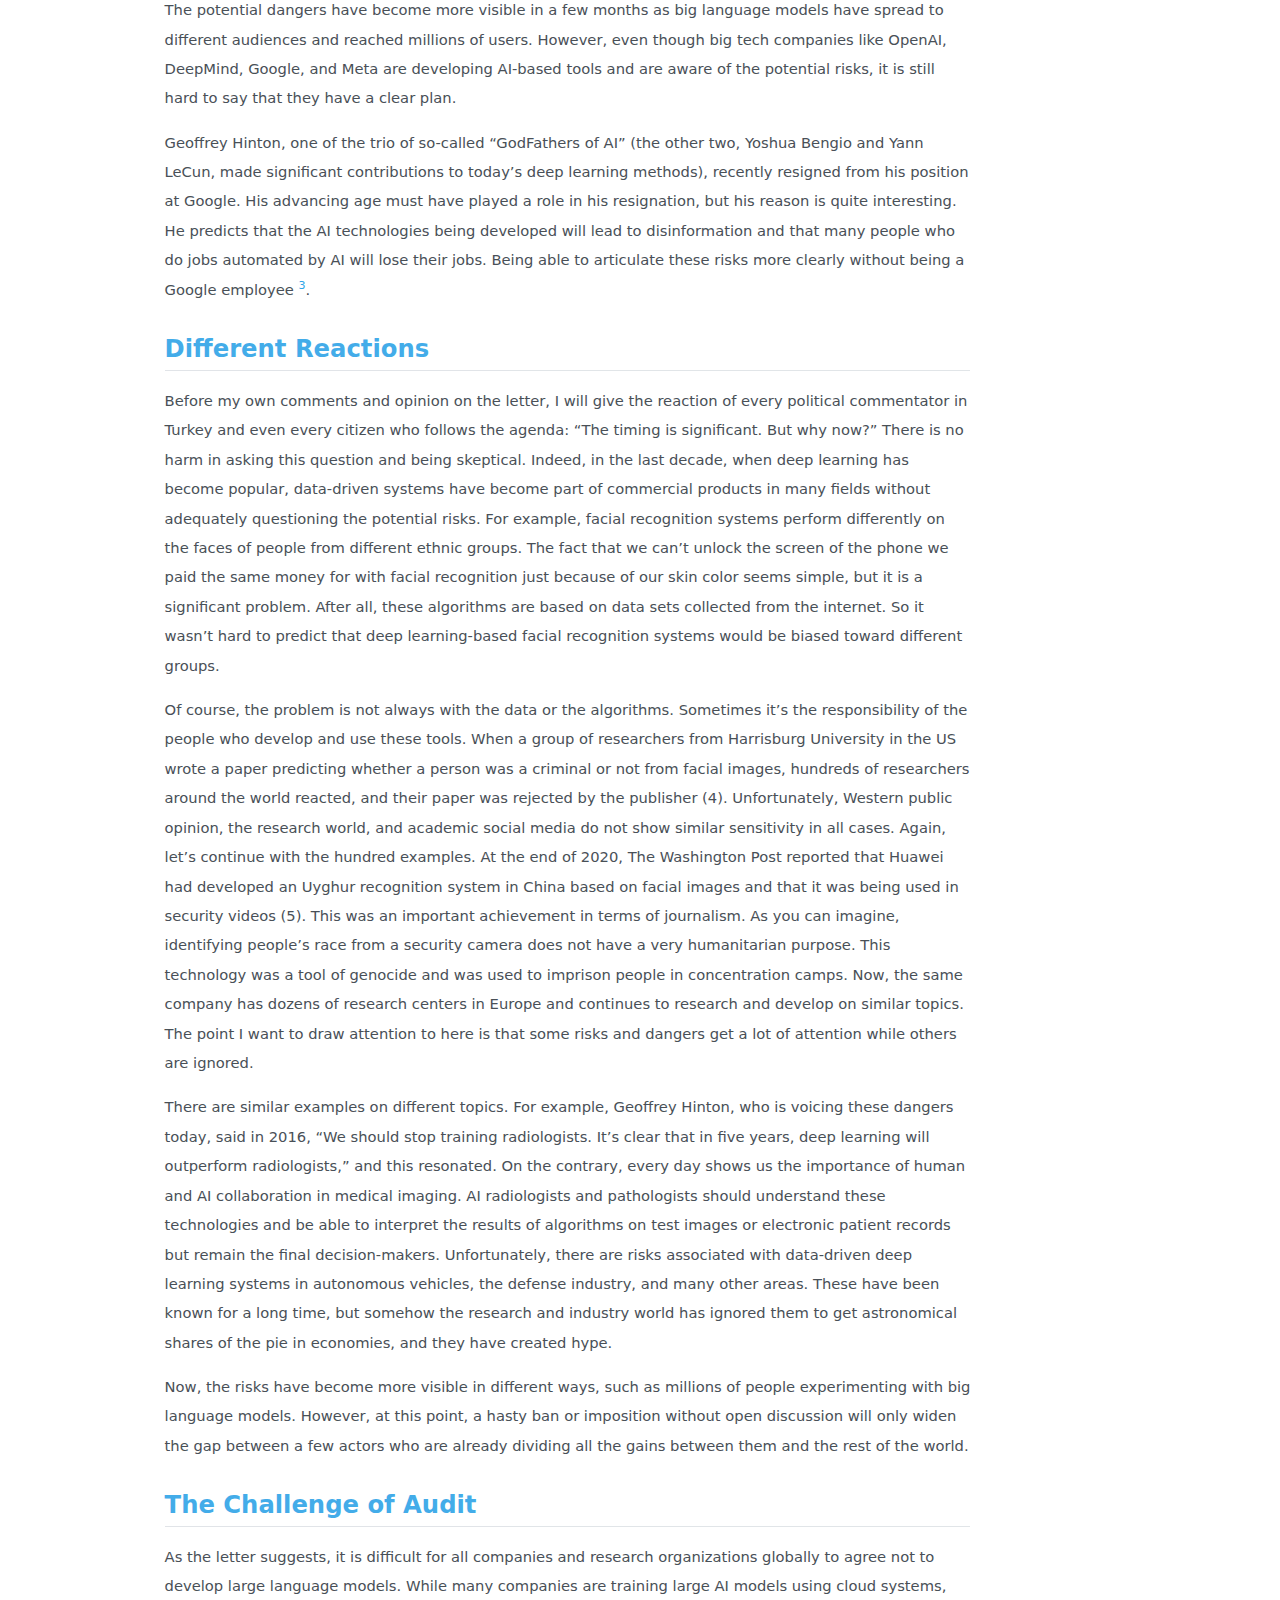
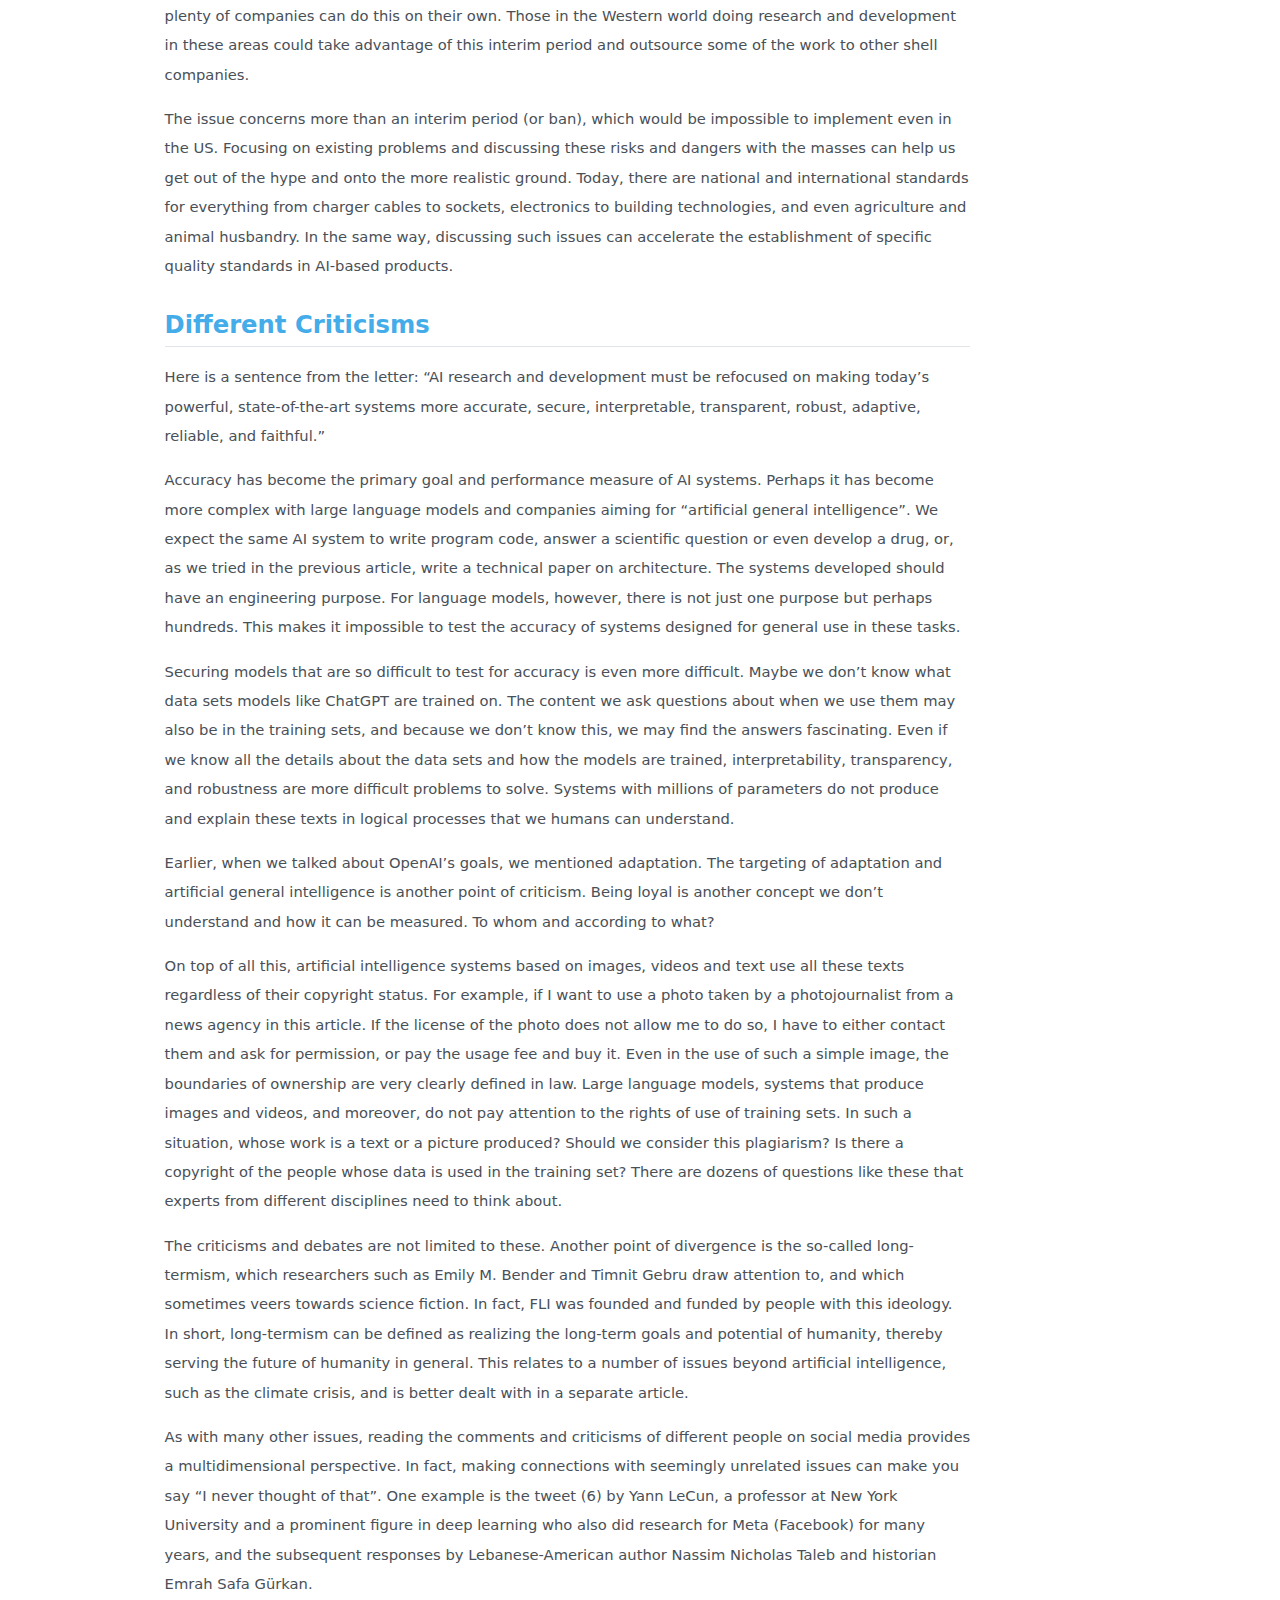
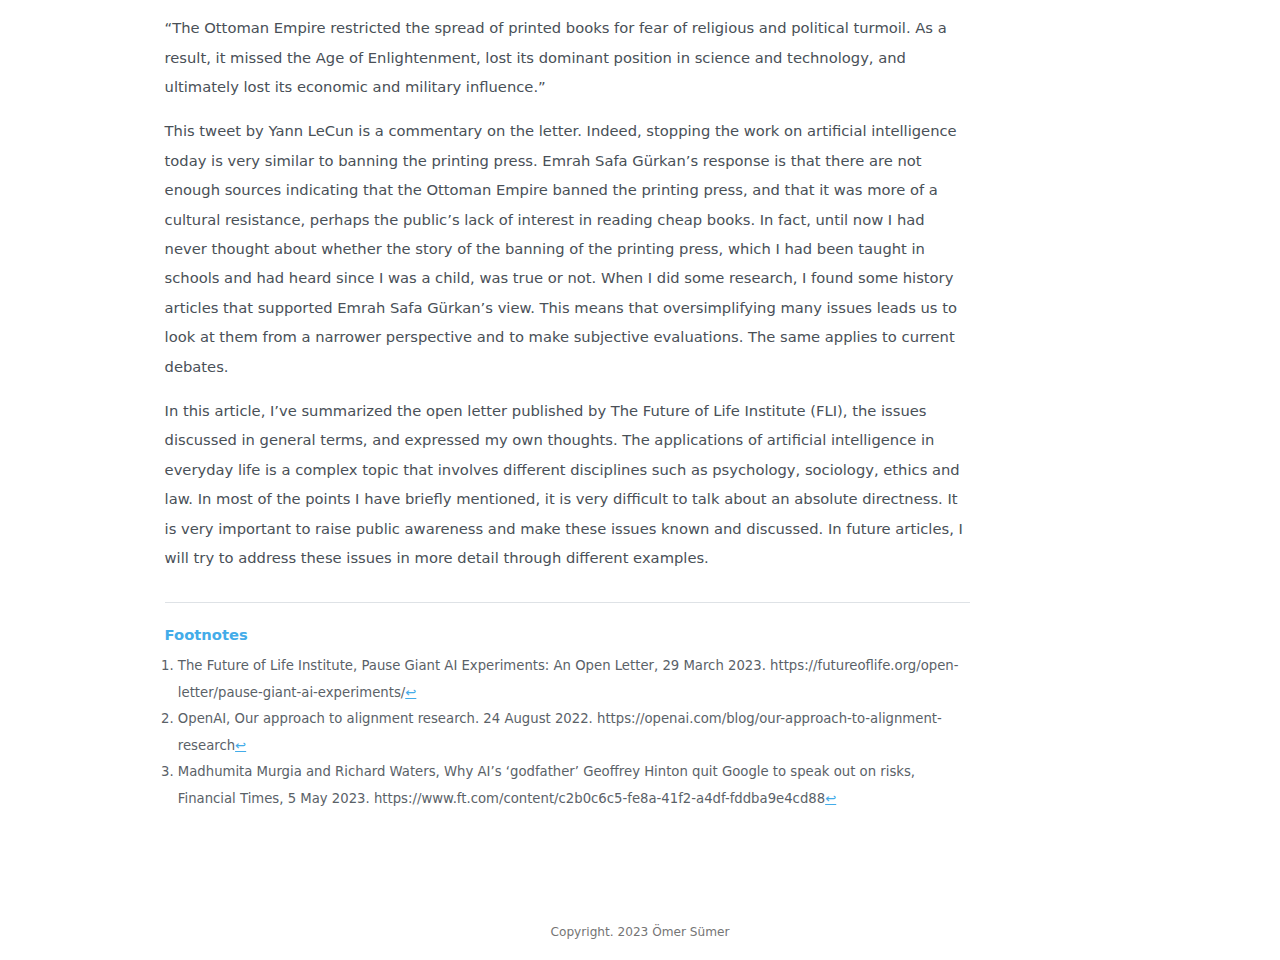
<file: personal-writings/2023-05-20-pause-ai-letter/index.html>
<!DOCTYPE html>
<html xmlns="http://www.w3.org/1999/xhtml" lang="en" xml:lang="en"><head>

<meta charset="utf-8">
<meta name="generator" content="quarto-1.3.361">

<meta name="viewport" content="width=device-width, initial-scale=1.0, user-scalable=yes">

<meta name="author" content="Ömer Sümer">
<meta name="dcterms.date" content="2023-05-20">
<meta name="description" content="My personal opinion about the Future of Life Institute’s open letter demanding a six-month pause in AI research.">

<title>A Six-Month Pause in Artificial Intelligence Research: Fear and Controversy</title>
<style>
code{white-space: pre-wrap;}
span.smallcaps{font-variant: small-caps;}
div.columns{display: flex; gap: min(4vw, 1.5em);}
div.column{flex: auto; overflow-x: auto;}
div.hanging-indent{margin-left: 1.5em; text-indent: -1.5em;}
ul.task-list{list-style: none;}
ul.task-list li input[type="checkbox"] {
  width: 0.8em;
  margin: 0 0.8em 0.2em -1em; /* quarto-specific, see https://github.com/quarto-dev/quarto-cli/issues/4556 */ 
  vertical-align: middle;
}
</style>


<script src="../../site_libs/quarto-nav/quarto-nav.js"></script>
<script src="../../site_libs/quarto-nav/headroom.min.js"></script>
<script src="../../site_libs/clipboard/clipboard.min.js"></script>
<script src="../../site_libs/quarto-search/autocomplete.umd.js"></script>
<script src="../../site_libs/quarto-search/fuse.min.js"></script>
<script src="../../site_libs/quarto-search/quarto-search.js"></script>
<meta name="quarto:offset" content="../../">
<script src="../../site_libs/quarto-html/quarto.js"></script>
<script src="../../site_libs/quarto-html/popper.min.js"></script>
<script src="../../site_libs/quarto-html/tippy.umd.min.js"></script>
<script src="../../site_libs/quarto-html/anchor.min.js"></script>
<link href="../../site_libs/quarto-html/tippy.css" rel="stylesheet">
<link href="../../site_libs/quarto-html/quarto-syntax-highlighting.css" rel="stylesheet" id="quarto-text-highlighting-styles">
<script src="../../site_libs/bootstrap/bootstrap.min.js"></script>
<link href="../../site_libs/bootstrap/bootstrap-icons.css" rel="stylesheet">
<link href="../../site_libs/bootstrap/bootstrap.min.css" rel="stylesheet" id="quarto-bootstrap" data-mode="light">
<script id="quarto-search-options" type="application/json">{
  "location": "navbar",
  "copy-button": false,
  "collapse-after": 3,
  "panel-placement": "end",
  "type": "overlay",
  "limit": 20,
  "language": {
    "search-no-results-text": "No results",
    "search-matching-documents-text": "matching documents",
    "search-copy-link-title": "Copy link to search",
    "search-hide-matches-text": "Hide additional matches",
    "search-more-match-text": "more match in this document",
    "search-more-matches-text": "more matches in this document",
    "search-clear-button-title": "Clear",
    "search-detached-cancel-button-title": "Cancel",
    "search-submit-button-title": "Submit",
    "search-label": "Search"
  }
}</script>
<script async="" src="https://www.googletagmanager.com/gtag/js?id=G-MW9WFPT02T"></script>

<script type="text/javascript">

window.dataLayer = window.dataLayer || [];
function gtag(){dataLayer.push(arguments);}
gtag('js', new Date());
gtag('config', 'G-MW9WFPT02T', { 'anonymize_ip': true});
</script>


</head>

<body class="nav-fixed">

<div id="quarto-search-results"></div>
  <header id="quarto-header" class="headroom fixed-top">
    <nav class="navbar navbar-expand-lg navbar-dark ">
      <div class="navbar-container container-fluid">
      <div class="navbar-brand-container">
    <a class="navbar-brand" href="../../index.html">
    <span class="navbar-title">Ömer Sümer</span>
    </a>
  </div>
            <div id="quarto-search" class="" title="Search"></div>
          <button class="navbar-toggler" type="button" data-bs-toggle="collapse" data-bs-target="#navbarCollapse" aria-controls="navbarCollapse" aria-expanded="false" aria-label="Toggle navigation" onclick="if (window.quartoToggleHeadroom) { window.quartoToggleHeadroom(); }">
  <span class="navbar-toggler-icon"></span>
</button>
          <div class="collapse navbar-collapse" id="navbarCollapse">
            <ul class="navbar-nav navbar-nav-scroll ms-auto">
  <li class="nav-item">
    <a class="nav-link" href="../../about.html" rel="" target="">
 <span class="menu-text">About Me</span></a>
  </li>  
  <li class="nav-item">
    <a class="nav-link" href="../../research.html" rel="" target="">
 <span class="menu-text">Research</span></a>
  </li>  
  <li class="nav-item">
    <a class="nav-link" href="../../blog.html" rel="" target="">
 <span class="menu-text">Blog</span></a>
  </li>  
  <li class="nav-item">
    <a class="nav-link" href="../../personal-writings.html" rel="" target="">
 <span class="menu-text">Personal Writings</span></a>
  </li>  
</ul>
            <div class="quarto-navbar-tools">
</div>
          </div> <!-- /navcollapse -->
      </div> <!-- /container-fluid -->
    </nav>
</header>
<!-- content -->
<div id="quarto-content" class="quarto-container page-columns page-rows-contents page-layout-article page-navbar">
<!-- sidebar -->
<!-- margin-sidebar -->
    <div id="quarto-margin-sidebar" class="sidebar margin-sidebar">
        <nav id="TOC" role="doc-toc" class="toc-active">
    <h2 id="toc-title">On this page</h2>
   
  <ul>
  <li><a href="#different-reactions" id="toc-different-reactions" class="nav-link active" data-scroll-target="#different-reactions">Different Reactions</a></li>
  <li><a href="#the-challenge-of-audit" id="toc-the-challenge-of-audit" class="nav-link" data-scroll-target="#the-challenge-of-audit">The Challenge of Audit</a></li>
  <li><a href="#different-criticisms" id="toc-different-criticisms" class="nav-link" data-scroll-target="#different-criticisms">Different Criticisms</a></li>
  </ul>
</nav>
    </div>
<!-- main -->
<main class="content" id="quarto-document-content">

<header id="title-block-header" class="quarto-title-block default">
<div class="quarto-title">
<h1 class="title">A Six-Month Pause in Artificial Intelligence Research: <em>Fear and Controversy</em></h1>
  <div class="quarto-categories">
    <div class="quarto-category">manifold.press</div>
    <div class="quarto-category">artificial intelligence</div>
  </div>
  </div>

<div>
  <div class="description">
    My personal opinion about the Future of Life Institute’s open letter demanding a six-month pause in AI research.
  </div>
</div>


<div class="quarto-title-meta">

    <div>
    <div class="quarto-title-meta-heading">Author</div>
    <div class="quarto-title-meta-contents">
             <p>Ömer Sümer </p>
          </div>
  </div>
    
    <div>
    <div class="quarto-title-meta-heading">Published</div>
    <div class="quarto-title-meta-contents">
      <p class="date">May 20, 2023</p>
    </div>
  </div>
  
    
  </div>
  

</header>

<p>We know that ideas, new inventions, and scientific discoveries were banned at different times and places in history. In fact, without going back in history, we often witness the prevention of access to information and technological tools in our country today. But beyond tools, what about the idea of “banning research and development”? Last month, an open letter was published proposing a 6-month halt to the development of AI models that are more powerful than GPT-4 (I consider this an “audit” or a “ban”). In this article, I will cover this letter and, more generally, the potential risks and dangers of AI-based tools.</p>
<p>The Future of Life Institute (FLI), which published the letter, is a non-profit research institute founded in 2014 in the US. Its mission is to reduce global catastrophic and existential risks from powerful technologies. It publishes reports that address technology-related problems and aim to formulate policy. Its advisors include popular names, including Elon Musk. An open letter <a href="#fn1" class="footnote-ref" id="fnref1" role="doc-noteref"><sup>1</sup></a> was published by FLI on March 29, and by the end of a month, it had been endorsed by over thirty thousand people.</p>
<blockquote class="blockquote">
<p>“Contemporary AI systems are now becoming human-competitive at general tasks, and we must ask ourselves: Should we let machines flood our information channels with propaganda and untruth? Should we automate away all the jobs, including the fulfilling ones? Should we develop nonhuman minds that might eventually outnumber, outsmart, obsolete and replace us? Should we risk loss of control of our civilization? Such decisions must not be delegated to unelected tech leaders. Powerful AI systems should be developed only once we are confident that their effects will be positive and their risks will be manageable. This confidence must be well justified and increase with the magnitude of a system’s potential effects. OpenAI’s recent statement regarding artificial general intelligence, states that”At some point, it may be important to get independent review before starting to train future systems, and for the most advanced efforts to agree to limit the rate of growth of compute used for creating new models.” We agree. That point is now. <br> Therefore, we call on all AI labs to immediately pause for at least 6 months the training of AI systems more powerful than GPT-4. This pause should be public and verifiable, and include all key actors. If such a pause cannot be enacted quickly, governments should step in and institute a moratorium.”</p>
</blockquote>
<p>Signatories of the letter include prominent figures. Yoshua Bengio, a deep learning researcher who received the prestigious ACM A.M. Turing Award in 2018; Gary Markus, professor emeritus of psychology at New York University and entrepreneur Gary Markus, who also founded technology companies; Yuval Noah H. H., an Israeli historian whose books “Sapiens” and “Homo Deus” have been widely translated into Turkish.</p>
<p>In the past month, there has been a debate between those who support the letter, those who support it but find it insufficient, and those who oppose it. This debate has intensified because, as the letter points out, large language models perform amazingly well on many tasks. This is because large language models like ChatGPT also fabricate information that is not real (also called hallucinations). This opens the door to different dangers, such as fake news and disinformation, in the use of big language models in daily life.</p>
<p>According to the website of OpenAI, which develops GPT models <a href="#fn2" class="footnote-ref" id="fnref2" role="doc-noteref"><sup>2</sup></a>, they are aware of the alignment problem. Alignment refers to the organization of artificial intelligence systems in line with human goals, preferences, and ethical principles. OpenAI stated last year that it would approach this problem in three particular ways: Training AI using human feedback (reinforcement learning), training AI systems to assist human evaluation, and training AI systems to conduct adaptation research.</p>
<p>The potential dangers have become more visible in a few months as big language models have spread to different audiences and reached millions of users. However, even though big tech companies like OpenAI, DeepMind, Google, and Meta are developing AI-based tools and are aware of the potential risks, it is still hard to say that they have a clear plan.</p>
<p>Geoffrey Hinton, one of the trio of so-called “GodFathers of AI” (the other two, Yoshua Bengio and Yann LeCun, made significant contributions to today’s deep learning methods), recently resigned from his position at Google. His advancing age must have played a role in his resignation, but his reason is quite interesting. He predicts that the AI technologies being developed will lead to disinformation and that many people who do jobs automated by AI will lose their jobs. Being able to articulate these risks more clearly without being a Google employee <a href="#fn3" class="footnote-ref" id="fnref3" role="doc-noteref"><sup>3</sup></a>.</p>
<section id="different-reactions" class="level2">
<h2 class="anchored" data-anchor-id="different-reactions">Different Reactions</h2>
<p>Before my own comments and opinion on the letter, I will give the reaction of every political commentator in Turkey and even every citizen who follows the agenda: “The timing is significant. But why now?” There is no harm in asking this question and being skeptical. Indeed, in the last decade, when deep learning has become popular, data-driven systems have become part of commercial products in many fields without adequately questioning the potential risks. For example, facial recognition systems perform differently on the faces of people from different ethnic groups. The fact that we can’t unlock the screen of the phone we paid the same money for with facial recognition just because of our skin color seems simple, but it is a significant problem. After all, these algorithms are based on data sets collected from the internet. So it wasn’t hard to predict that deep learning-based facial recognition systems would be biased toward different groups.</p>
<p>Of course, the problem is not always with the data or the algorithms. Sometimes it’s the responsibility of the people who develop and use these tools. When a group of researchers from Harrisburg University in the US wrote a paper predicting whether a person was a criminal or not from facial images, hundreds of researchers around the world reacted, and their paper was rejected by the publisher (4). Unfortunately, Western public opinion, the research world, and academic social media do not show similar sensitivity in all cases. Again, let’s continue with the hundred examples. At the end of 2020, The Washington Post reported that Huawei had developed an Uyghur recognition system in China based on facial images and that it was being used in security videos (5). This was an important achievement in terms of journalism. As you can imagine, identifying people’s race from a security camera does not have a very humanitarian purpose. This technology was a tool of genocide and was used to imprison people in concentration camps. Now, the same company has dozens of research centers in Europe and continues to research and develop on similar topics. The point I want to draw attention to here is that some risks and dangers get a lot of attention while others are ignored.</p>
<p>There are similar examples on different topics. For example, Geoffrey Hinton, who is voicing these dangers today, said in 2016, “We should stop training radiologists. It’s clear that in five years, deep learning will outperform radiologists,” and this resonated. On the contrary, every day shows us the importance of human and AI collaboration in medical imaging. AI radiologists and pathologists should understand these technologies and be able to interpret the results of algorithms on test images or electronic patient records but remain the final decision-makers. Unfortunately, there are risks associated with data-driven deep learning systems in autonomous vehicles, the defense industry, and many other areas. These have been known for a long time, but somehow the research and industry world has ignored them to get astronomical shares of the pie in economies, and they have created hype.</p>
<p>Now, the risks have become more visible in different ways, such as millions of people experimenting with big language models. However, at this point, a hasty ban or imposition without open discussion will only widen the gap between a few actors who are already dividing all the gains between them and the rest of the world.</p>
</section>
<section id="the-challenge-of-audit" class="level2">
<h2 class="anchored" data-anchor-id="the-challenge-of-audit">The Challenge of Audit</h2>
<p>As the letter suggests, it is difficult for all companies and research organizations globally to agree not to develop large language models. While many companies are training large AI models using cloud systems, plenty of companies can do this on their own. Those in the Western world doing research and development in these areas could take advantage of this interim period and outsource some of the work to other shell companies.</p>
<p>The issue concerns more than an interim period (or ban), which would be impossible to implement even in the US. Focusing on existing problems and discussing these risks and dangers with the masses can help us get out of the hype and onto the more realistic ground. Today, there are national and international standards for everything from charger cables to sockets, electronics to building technologies, and even agriculture and animal husbandry. In the same way, discussing such issues can accelerate the establishment of specific quality standards in AI-based products.</p>
</section>
<section id="different-criticisms" class="level2">
<h2 class="anchored" data-anchor-id="different-criticisms">Different Criticisms</h2>
<p>Here is a sentence from the letter: “AI research and development must be refocused on making today’s powerful, state-of-the-art systems more accurate, secure, interpretable, transparent, robust, adaptive, reliable, and faithful.”</p>
<p>Accuracy has become the primary goal and performance measure of AI systems. Perhaps it has become more complex with large language models and companies aiming for “artificial general intelligence”. We expect the same AI system to write program code, answer a scientific question or even develop a drug, or, as we tried in the previous article, write a technical paper on architecture. The systems developed should have an engineering purpose. For language models, however, there is not just one purpose but perhaps hundreds. This makes it impossible to test the accuracy of systems designed for general use in these tasks.</p>
<p>Securing models that are so difficult to test for accuracy is even more difficult. Maybe we don’t know what data sets models like ChatGPT are trained on. The content we ask questions about when we use them may also be in the training sets, and because we don’t know this, we may find the answers fascinating. Even if we know all the details about the data sets and how the models are trained, interpretability, transparency, and robustness are more difficult problems to solve. Systems with millions of parameters do not produce and explain these texts in logical processes that we humans can understand.</p>
<p>Earlier, when we talked about OpenAI’s goals, we mentioned adaptation. The targeting of adaptation and artificial general intelligence is another point of criticism. Being loyal is another concept we don’t understand and how it can be measured. To whom and according to what?</p>
<p>On top of all this, artificial intelligence systems based on images, videos and text use all these texts regardless of their copyright status. For example, if I want to use a photo taken by a photojournalist from a news agency in this article. If the license of the photo does not allow me to do so, I have to either contact them and ask for permission, or pay the usage fee and buy it. Even in the use of such a simple image, the boundaries of ownership are very clearly defined in law. Large language models, systems that produce images and videos, and moreover, do not pay attention to the rights of use of training sets. In such a situation, whose work is a text or a picture produced? Should we consider this plagiarism? Is there a copyright of the people whose data is used in the training set? There are dozens of questions like these that experts from different disciplines need to think about.</p>
<p>The criticisms and debates are not limited to these. Another point of divergence is the so-called long-termism, which researchers such as Emily M. Bender and Timnit Gebru draw attention to, and which sometimes veers towards science fiction. In fact, FLI was founded and funded by people with this ideology. In short, long-termism can be defined as realizing the long-term goals and potential of humanity, thereby serving the future of humanity in general. This relates to a number of issues beyond artificial intelligence, such as the climate crisis, and is better dealt with in a separate article.</p>
<p>As with many other issues, reading the comments and criticisms of different people on social media provides a multidimensional perspective. In fact, making connections with seemingly unrelated issues can make you say “I never thought of that”. One example is the tweet (6) by Yann LeCun, a professor at New York University and a prominent figure in deep learning who also did research for Meta (Facebook) for many years, and the subsequent responses by Lebanese-American author Nassim Nicholas Taleb and historian Emrah Safa Gürkan.</p>
<p>“The Ottoman Empire restricted the spread of printed books for fear of religious and political turmoil. As a result, it missed the Age of Enlightenment, lost its dominant position in science and technology, and ultimately lost its economic and military influence.”</p>
<p>This tweet by Yann LeCun is a commentary on the letter. Indeed, stopping the work on artificial intelligence today is very similar to banning the printing press. Emrah Safa Gürkan’s response is that there are not enough sources indicating that the Ottoman Empire banned the printing press, and that it was more of a cultural resistance, perhaps the public’s lack of interest in reading cheap books. In fact, until now I had never thought about whether the story of the banning of the printing press, which I had been taught in schools and had heard since I was a child, was true or not. When I did some research, I found some history articles that supported Emrah Safa Gürkan’s view. This means that oversimplifying many issues leads us to look at them from a narrower perspective and to make subjective evaluations. The same applies to current debates.</p>
<p>In this article, I’ve summarized the open letter published by The Future of Life Institute (FLI), the issues discussed in general terms, and expressed my own thoughts. The applications of artificial intelligence in everyday life is a complex topic that involves different disciplines such as psychology, sociology, ethics and law. In most of the points I have briefly mentioned, it is very difficult to talk about an absolute directness. It is very important to raise public awareness and make these issues known and discussed. In future articles, I will try to address these issues in more detail through different examples.</p>


</section>


<div id="quarto-appendix" class="default"><section id="footnotes" class="footnotes footnotes-end-of-document" role="doc-endnotes"><h2 class="anchored quarto-appendix-heading">Footnotes</h2>

<ol>
<li id="fn1"><p>The Future of Life Institute, Pause Giant AI Experiments: An Open Letter, 29 March 2023. https://futureoflife.org/open-letter/pause-giant-ai-experiments/<a href="#fnref1" class="footnote-back" role="doc-backlink">↩︎</a></p></li>
<li id="fn2"><p>OpenAI, Our approach to alignment research. 24 August 2022. https://openai.com/blog/our-approach-to-alignment-research<a href="#fnref2" class="footnote-back" role="doc-backlink">↩︎</a></p></li>
<li id="fn3"><p>Madhumita Murgia and Richard Waters, Why AI’s ‘godfather’ Geoffrey Hinton quit Google to speak out on risks, Financial Times, 5 May 2023. https://www.ft.com/content/c2b0c6c5-fe8a-41f2-a4df-fddba9e4cd88<a href="#fnref3" class="footnote-back" role="doc-backlink">↩︎</a></p></li>
</ol>
</section></div></main> <!-- /main -->
<script id="quarto-html-after-body" type="application/javascript">
window.document.addEventListener("DOMContentLoaded", function (event) {
  const toggleBodyColorMode = (bsSheetEl) => {
    const mode = bsSheetEl.getAttribute("data-mode");
    const bodyEl = window.document.querySelector("body");
    if (mode === "dark") {
      bodyEl.classList.add("quarto-dark");
      bodyEl.classList.remove("quarto-light");
    } else {
      bodyEl.classList.add("quarto-light");
      bodyEl.classList.remove("quarto-dark");
    }
  }
  const toggleBodyColorPrimary = () => {
    const bsSheetEl = window.document.querySelector("link#quarto-bootstrap");
    if (bsSheetEl) {
      toggleBodyColorMode(bsSheetEl);
    }
  }
  toggleBodyColorPrimary();  
  const icon = "";
  const anchorJS = new window.AnchorJS();
  anchorJS.options = {
    placement: 'right',
    icon: icon
  };
  anchorJS.add('.anchored');
  const isCodeAnnotation = (el) => {
    for (const clz of el.classList) {
      if (clz.startsWith('code-annotation-')) {                     
        return true;
      }
    }
    return false;
  }
  const clipboard = new window.ClipboardJS('.code-copy-button', {
    text: function(trigger) {
      const codeEl = trigger.previousElementSibling.cloneNode(true);
      for (const childEl of codeEl.children) {
        if (isCodeAnnotation(childEl)) {
          childEl.remove();
        }
      }
      return codeEl.innerText;
    }
  });
  clipboard.on('success', function(e) {
    // button target
    const button = e.trigger;
    // don't keep focus
    button.blur();
    // flash "checked"
    button.classList.add('code-copy-button-checked');
    var currentTitle = button.getAttribute("title");
    button.setAttribute("title", "Copied!");
    let tooltip;
    if (window.bootstrap) {
      button.setAttribute("data-bs-toggle", "tooltip");
      button.setAttribute("data-bs-placement", "left");
      button.setAttribute("data-bs-title", "Copied!");
      tooltip = new bootstrap.Tooltip(button, 
        { trigger: "manual", 
          customClass: "code-copy-button-tooltip",
          offset: [0, -8]});
      tooltip.show();    
    }
    setTimeout(function() {
      if (tooltip) {
        tooltip.hide();
        button.removeAttribute("data-bs-title");
        button.removeAttribute("data-bs-toggle");
        button.removeAttribute("data-bs-placement");
      }
      button.setAttribute("title", currentTitle);
      button.classList.remove('code-copy-button-checked');
    }, 1000);
    // clear code selection
    e.clearSelection();
  });
  function tippyHover(el, contentFn) {
    const config = {
      allowHTML: true,
      content: contentFn,
      maxWidth: 500,
      delay: 100,
      arrow: false,
      appendTo: function(el) {
          return el.parentElement;
      },
      interactive: true,
      interactiveBorder: 10,
      theme: 'quarto',
      placement: 'bottom-start'
    };
    window.tippy(el, config); 
  }
  const noterefs = window.document.querySelectorAll('a[role="doc-noteref"]');
  for (var i=0; i<noterefs.length; i++) {
    const ref = noterefs[i];
    tippyHover(ref, function() {
      // use id or data attribute instead here
      let href = ref.getAttribute('data-footnote-href') || ref.getAttribute('href');
      try { href = new URL(href).hash; } catch {}
      const id = href.replace(/^#\/?/, "");
      const note = window.document.getElementById(id);
      return note.innerHTML;
    });
  }
      let selectedAnnoteEl;
      const selectorForAnnotation = ( cell, annotation) => {
        let cellAttr = 'data-code-cell="' + cell + '"';
        let lineAttr = 'data-code-annotation="' +  annotation + '"';
        const selector = 'span[' + cellAttr + '][' + lineAttr + ']';
        return selector;
      }
      const selectCodeLines = (annoteEl) => {
        const doc = window.document;
        const targetCell = annoteEl.getAttribute("data-target-cell");
        const targetAnnotation = annoteEl.getAttribute("data-target-annotation");
        const annoteSpan = window.document.querySelector(selectorForAnnotation(targetCell, targetAnnotation));
        const lines = annoteSpan.getAttribute("data-code-lines").split(",");
        const lineIds = lines.map((line) => {
          return targetCell + "-" + line;
        })
        let top = null;
        let height = null;
        let parent = null;
        if (lineIds.length > 0) {
            //compute the position of the single el (top and bottom and make a div)
            const el = window.document.getElementById(lineIds[0]);
            top = el.offsetTop;
            height = el.offsetHeight;
            parent = el.parentElement.parentElement;
          if (lineIds.length > 1) {
            const lastEl = window.document.getElementById(lineIds[lineIds.length - 1]);
            const bottom = lastEl.offsetTop + lastEl.offsetHeight;
            height = bottom - top;
          }
          if (top !== null && height !== null && parent !== null) {
            // cook up a div (if necessary) and position it 
            let div = window.document.getElementById("code-annotation-line-highlight");
            if (div === null) {
              div = window.document.createElement("div");
              div.setAttribute("id", "code-annotation-line-highlight");
              div.style.position = 'absolute';
              parent.appendChild(div);
            }
            div.style.top = top - 2 + "px";
            div.style.height = height + 4 + "px";
            let gutterDiv = window.document.getElementById("code-annotation-line-highlight-gutter");
            if (gutterDiv === null) {
              gutterDiv = window.document.createElement("div");
              gutterDiv.setAttribute("id", "code-annotation-line-highlight-gutter");
              gutterDiv.style.position = 'absolute';
              const codeCell = window.document.getElementById(targetCell);
              const gutter = codeCell.querySelector('.code-annotation-gutter');
              gutter.appendChild(gutterDiv);
            }
            gutterDiv.style.top = top - 2 + "px";
            gutterDiv.style.height = height + 4 + "px";
          }
          selectedAnnoteEl = annoteEl;
        }
      };
      const unselectCodeLines = () => {
        const elementsIds = ["code-annotation-line-highlight", "code-annotation-line-highlight-gutter"];
        elementsIds.forEach((elId) => {
          const div = window.document.getElementById(elId);
          if (div) {
            div.remove();
          }
        });
        selectedAnnoteEl = undefined;
      };
      // Attach click handler to the DT
      const annoteDls = window.document.querySelectorAll('dt[data-target-cell]');
      for (const annoteDlNode of annoteDls) {
        annoteDlNode.addEventListener('click', (event) => {
          const clickedEl = event.target;
          if (clickedEl !== selectedAnnoteEl) {
            unselectCodeLines();
            const activeEl = window.document.querySelector('dt[data-target-cell].code-annotation-active');
            if (activeEl) {
              activeEl.classList.remove('code-annotation-active');
            }
            selectCodeLines(clickedEl);
            clickedEl.classList.add('code-annotation-active');
          } else {
            // Unselect the line
            unselectCodeLines();
            clickedEl.classList.remove('code-annotation-active');
          }
        });
      }
  const findCites = (el) => {
    const parentEl = el.parentElement;
    if (parentEl) {
      const cites = parentEl.dataset.cites;
      if (cites) {
        return {
          el,
          cites: cites.split(' ')
        };
      } else {
        return findCites(el.parentElement)
      }
    } else {
      return undefined;
    }
  };
  var bibliorefs = window.document.querySelectorAll('a[role="doc-biblioref"]');
  for (var i=0; i<bibliorefs.length; i++) {
    const ref = bibliorefs[i];
    const citeInfo = findCites(ref);
    if (citeInfo) {
      tippyHover(citeInfo.el, function() {
        var popup = window.document.createElement('div');
        citeInfo.cites.forEach(function(cite) {
          var citeDiv = window.document.createElement('div');
          citeDiv.classList.add('hanging-indent');
          citeDiv.classList.add('csl-entry');
          var biblioDiv = window.document.getElementById('ref-' + cite);
          if (biblioDiv) {
            citeDiv.innerHTML = biblioDiv.innerHTML;
          }
          popup.appendChild(citeDiv);
        });
        return popup.innerHTML;
      });
    }
  }
});
</script>
</div> <!-- /content -->
<footer class="footer">
  <div class="nav-footer">
    <div class="nav-footer-left">
      &nbsp;
    </div>   
    <div class="nav-footer-center">
      <ul class="footer-items list-unstyled">
    <li class="nav-item">
 Copyright. 2023 Ömer Sümer
  </li>  
</ul>
    </div>
    <div class="nav-footer-right">
      &nbsp;
    </div>
  </div>
</footer>



</body></html>
</file>
<file: site_libs/quarto-html/tippy.css>
.tippy-box[data-animation=fade][data-state=hidden]{opacity:0}[data-tippy-root]{max-width:calc(100vw - 10px)}.tippy-box{position:relative;background-color:#333;color:#fff;border-radius:4px;font-size:14px;line-height:1.4;white-space:normal;outline:0;transition-property:transform,visibility,opacity}.tippy-box[data-placement^=top]>.tippy-arrow{bottom:0}.tippy-box[data-placement^=top]>.tippy-arrow:before{bottom:-7px;left:0;border-width:8px 8px 0;border-top-color:initial;transform-origin:center top}.tippy-box[data-placement^=bottom]>.tippy-arrow{top:0}.tippy-box[data-placement^=bottom]>.tippy-arrow:before{top:-7px;left:0;border-width:0 8px 8px;border-bottom-color:initial;transform-origin:center bottom}.tippy-box[data-placement^=left]>.tippy-arrow{right:0}.tippy-box[data-placement^=left]>.tippy-arrow:before{border-width:8px 0 8px 8px;border-left-color:initial;right:-7px;transform-origin:center left}.tippy-box[data-placement^=right]>.tippy-arrow{left:0}.tippy-box[data-placement^=right]>.tippy-arrow:before{left:-7px;border-width:8px 8px 8px 0;border-right-color:initial;transform-origin:center right}.tippy-box[data-inertia][data-state=visible]{transition-timing-function:cubic-bezier(.54,1.5,.38,1.11)}.tippy-arrow{width:16px;height:16px;color:#333}.tippy-arrow:before{content:"";position:absolute;border-color:transparent;border-style:solid}.tippy-content{position:relative;padding:5px 9px;z-index:1}
</file>
<file: site_libs/quarto-html/quarto-syntax-highlighting.css>
/* quarto syntax highlight colors */
:root {
  --quarto-hl-ot-color: #003B4F;
  --quarto-hl-at-color: #657422;
  --quarto-hl-ss-color: #20794D;
  --quarto-hl-an-color: #5E5E5E;
  --quarto-hl-fu-color: #4758AB;
  --quarto-hl-st-color: #20794D;
  --quarto-hl-cf-color: #003B4F;
  --quarto-hl-op-color: #5E5E5E;
  --quarto-hl-er-color: #AD0000;
  --quarto-hl-bn-color: #AD0000;
  --quarto-hl-al-color: #AD0000;
  --quarto-hl-va-color: #111111;
  --quarto-hl-bu-color: inherit;
  --quarto-hl-ex-color: inherit;
  --quarto-hl-pp-color: #AD0000;
  --quarto-hl-in-color: #5E5E5E;
  --quarto-hl-vs-color: #20794D;
  --quarto-hl-wa-color: #5E5E5E;
  --quarto-hl-do-color: #5E5E5E;
  --quarto-hl-im-color: #00769E;
  --quarto-hl-ch-color: #20794D;
  --quarto-hl-dt-color: #AD0000;
  --quarto-hl-fl-color: #AD0000;
  --quarto-hl-co-color: #5E5E5E;
  --quarto-hl-cv-color: #5E5E5E;
  --quarto-hl-cn-color: #8f5902;
  --quarto-hl-sc-color: #5E5E5E;
  --quarto-hl-dv-color: #AD0000;
  --quarto-hl-kw-color: #003B4F;
}

/* other quarto variables */
:root {
  --quarto-font-monospace: SFMono-Regular, Menlo, Monaco, Consolas, "Liberation Mono", "Courier New", monospace;
}

pre > code.sourceCode > span {
  color: #003B4F;
}

code span {
  color: #003B4F;
}

code.sourceCode > span {
  color: #003B4F;
}

div.sourceCode,
div.sourceCode pre.sourceCode {
  color: #003B4F;
}

code span.ot {
  color: #003B4F;
  font-style: inherit;
}

code span.at {
  color: #657422;
  font-style: inherit;
}

code span.ss {
  color: #20794D;
  font-style: inherit;
}

code span.an {
  color: #5E5E5E;
  font-style: inherit;
}

code span.fu {
  color: #4758AB;
  font-style: inherit;
}

code span.st {
  color: #20794D;
  font-style: inherit;
}

code span.cf {
  color: #003B4F;
  font-style: inherit;
}

code span.op {
  color: #5E5E5E;
  font-style: inherit;
}

code span.er {
  color: #AD0000;
  font-style: inherit;
}

code span.bn {
  color: #AD0000;
  font-style: inherit;
}

code span.al {
  color: #AD0000;
  font-style: inherit;
}

code span.va {
  color: #111111;
  font-style: inherit;
}

code span.bu {
  font-style: inherit;
}

code span.ex {
  font-style: inherit;
}

code span.pp {
  color: #AD0000;
  font-style: inherit;
}

code span.in {
  color: #5E5E5E;
  font-style: inherit;
}

code span.vs {
  color: #20794D;
  font-style: inherit;
}

code span.wa {
  color: #5E5E5E;
  font-style: italic;
}

code span.do {
  color: #5E5E5E;
  font-style: italic;
}

code span.im {
  color: #00769E;
  font-style: inherit;
}

code span.ch {
  color: #20794D;
  font-style: inherit;
}

code span.dt {
  color: #AD0000;
  font-style: inherit;
}

code span.fl {
  color: #AD0000;
  font-style: inherit;
}

code span.co {
  color: #5E5E5E;
  font-style: inherit;
}

code span.cv {
  color: #5E5E5E;
  font-style: italic;
}

code span.cn {
  color: #8f5902;
  font-style: inherit;
}

code span.sc {
  color: #5E5E5E;
  font-style: inherit;
}

code span.dv {
  color: #AD0000;
  font-style: inherit;
}

code span.kw {
  color: #003B4F;
  font-style: inherit;
}

.prevent-inlining {
  content: "</";
}

/*# sourceMappingURL=debc5d5d77c3f9108843748ff7464032.css.map */
</file>
<file: _site/site_libs/quarto-html/tippy.css>
.tippy-box[data-animation=fade][data-state=hidden]{opacity:0}[data-tippy-root]{max-width:calc(100vw - 10px)}.tippy-box{position:relative;background-color:#333;color:#fff;border-radius:4px;font-size:14px;line-height:1.4;white-space:normal;outline:0;transition-property:transform,visibility,opacity}.tippy-box[data-placement^=top]>.tippy-arrow{bottom:0}.tippy-box[data-placement^=top]>.tippy-arrow:before{bottom:-7px;left:0;border-width:8px 8px 0;border-top-color:initial;transform-origin:center top}.tippy-box[data-placement^=bottom]>.tippy-arrow{top:0}.tippy-box[data-placement^=bottom]>.tippy-arrow:before{top:-7px;left:0;border-width:0 8px 8px;border-bottom-color:initial;transform-origin:center bottom}.tippy-box[data-placement^=left]>.tippy-arrow{right:0}.tippy-box[data-placement^=left]>.tippy-arrow:before{border-width:8px 0 8px 8px;border-left-color:initial;right:-7px;transform-origin:center left}.tippy-box[data-placement^=right]>.tippy-arrow{left:0}.tippy-box[data-placement^=right]>.tippy-arrow:before{left:-7px;border-width:8px 8px 8px 0;border-right-color:initial;transform-origin:center right}.tippy-box[data-inertia][data-state=visible]{transition-timing-function:cubic-bezier(.54,1.5,.38,1.11)}.tippy-arrow{width:16px;height:16px;color:#333}.tippy-arrow:before{content:"";position:absolute;border-color:transparent;border-style:solid}.tippy-content{position:relative;padding:5px 9px;z-index:1}
</file>
<file: _site/site_libs/quarto-html/quarto-syntax-highlighting.css>
/* quarto syntax highlight colors */
:root {
  --quarto-hl-ot-color: #003B4F;
  --quarto-hl-at-color: #657422;
  --quarto-hl-ss-color: #20794D;
  --quarto-hl-an-color: #5E5E5E;
  --quarto-hl-fu-color: #4758AB;
  --quarto-hl-st-color: #20794D;
  --quarto-hl-cf-color: #003B4F;
  --quarto-hl-op-color: #5E5E5E;
  --quarto-hl-er-color: #AD0000;
  --quarto-hl-bn-color: #AD0000;
  --quarto-hl-al-color: #AD0000;
  --quarto-hl-va-color: #111111;
  --quarto-hl-bu-color: inherit;
  --quarto-hl-ex-color: inherit;
  --quarto-hl-pp-color: #AD0000;
  --quarto-hl-in-color: #5E5E5E;
  --quarto-hl-vs-color: #20794D;
  --quarto-hl-wa-color: #5E5E5E;
  --quarto-hl-do-color: #5E5E5E;
  --quarto-hl-im-color: #00769E;
  --quarto-hl-ch-color: #20794D;
  --quarto-hl-dt-color: #AD0000;
  --quarto-hl-fl-color: #AD0000;
  --quarto-hl-co-color: #5E5E5E;
  --quarto-hl-cv-color: #5E5E5E;
  --quarto-hl-cn-color: #8f5902;
  --quarto-hl-sc-color: #5E5E5E;
  --quarto-hl-dv-color: #AD0000;
  --quarto-hl-kw-color: #003B4F;
}

/* other quarto variables */
:root {
  --quarto-font-monospace: SFMono-Regular, Menlo, Monaco, Consolas, "Liberation Mono", "Courier New", monospace;
}

pre > code.sourceCode > span {
  color: #003B4F;
}

code span {
  color: #003B4F;
}

code.sourceCode > span {
  color: #003B4F;
}

div.sourceCode,
div.sourceCode pre.sourceCode {
  color: #003B4F;
}

code span.ot {
  color: #003B4F;
}

code span.at {
  color: #657422;
}

code span.ss {
  color: #20794D;
}

code span.an {
  color: #5E5E5E;
}

code span.fu {
  color: #4758AB;
}

code span.st {
  color: #20794D;
}

code span.cf {
  color: #003B4F;
}

code span.op {
  color: #5E5E5E;
}

code span.er {
  color: #AD0000;
}

code span.bn {
  color: #AD0000;
}

code span.al {
  color: #AD0000;
}

code span.va {
  color: #111111;
}

code span.pp {
  color: #AD0000;
}

code span.in {
  color: #5E5E5E;
}

code span.vs {
  color: #20794D;
}

code span.wa {
  color: #5E5E5E;
  font-style: italic;
}

code span.do {
  color: #5E5E5E;
  font-style: italic;
}

code span.im {
  color: #00769E;
}

code span.ch {
  color: #20794D;
}

code span.dt {
  color: #AD0000;
}

code span.fl {
  color: #AD0000;
}

code span.co {
  color: #5E5E5E;
}

code span.cv {
  color: #5E5E5E;
  font-style: italic;
}

code span.cn {
  color: #8f5902;
}

code span.sc {
  color: #5E5E5E;
}

code span.dv {
  color: #AD0000;
}

code span.kw {
  color: #003B4F;
}

.prevent-inlining {
  content: "</";
}

/*# sourceMappingURL=debc5d5d77c3f9108843748ff7464032.css.map */
</file>
<file: _site/site_libs/quarto-contrib/fontawesome6-0.1.0/latex-fontsize.css>
.fa-tiny {
  font-size: 0.5em;
}
.fa-scriptsize {
  font-size: 0.7em;
}
.fa-footnotesize {
  font-size: 0.8em;
}
.fa-small {
  font-size: 0.9em;
}
.fa-normalsize {
  font-size: 1em;
}
.fa-large {
  font-size: 1.2em;
}
.fa-Large {
  font-size: 1.5em;
}
.fa-LARGE {
  font-size: 1.75em;
}
.fa-huge {
  font-size: 2em;
}
.fa-Huge {
  font-size: 2.5em;
}
</file>
<file: _site/styles.css>
/* css styles */

/*-- scss:defaults --*/
$h2-font-size:          1.6rem !default;
$headings-font-weight:  500 !default;
$body-color:            $gray-700 !default;

/*-- scss:rules --*/
h1, h2, h3, h4, h5, h6 {
  text-shadow: -1px -1px 0 rgba(0, 0, 0, .3);
}
</file>
<file: docs/site_libs/quarto-html/tippy.css>
.tippy-box[data-animation=fade][data-state=hidden]{opacity:0}[data-tippy-root]{max-width:calc(100vw - 10px)}.tippy-box{position:relative;background-color:#333;color:#fff;border-radius:4px;font-size:14px;line-height:1.4;white-space:normal;outline:0;transition-property:transform,visibility,opacity}.tippy-box[data-placement^=top]>.tippy-arrow{bottom:0}.tippy-box[data-placement^=top]>.tippy-arrow:before{bottom:-7px;left:0;border-width:8px 8px 0;border-top-color:initial;transform-origin:center top}.tippy-box[data-placement^=bottom]>.tippy-arrow{top:0}.tippy-box[data-placement^=bottom]>.tippy-arrow:before{top:-7px;left:0;border-width:0 8px 8px;border-bottom-color:initial;transform-origin:center bottom}.tippy-box[data-placement^=left]>.tippy-arrow{right:0}.tippy-box[data-placement^=left]>.tippy-arrow:before{border-width:8px 0 8px 8px;border-left-color:initial;right:-7px;transform-origin:center left}.tippy-box[data-placement^=right]>.tippy-arrow{left:0}.tippy-box[data-placement^=right]>.tippy-arrow:before{left:-7px;border-width:8px 8px 8px 0;border-right-color:initial;transform-origin:center right}.tippy-box[data-inertia][data-state=visible]{transition-timing-function:cubic-bezier(.54,1.5,.38,1.11)}.tippy-arrow{width:16px;height:16px;color:#333}.tippy-arrow:before{content:"";position:absolute;border-color:transparent;border-style:solid}.tippy-content{position:relative;padding:5px 9px;z-index:1}
</file>
<file: docs/site_libs/quarto-html/quarto-syntax-highlighting.css>
/* quarto syntax highlight colors */
:root {
  --quarto-hl-ot-color: #003B4F;
  --quarto-hl-at-color: #657422;
  --quarto-hl-ss-color: #20794D;
  --quarto-hl-an-color: #5E5E5E;
  --quarto-hl-fu-color: #4758AB;
  --quarto-hl-st-color: #20794D;
  --quarto-hl-cf-color: #003B4F;
  --quarto-hl-op-color: #5E5E5E;
  --quarto-hl-er-color: #AD0000;
  --quarto-hl-bn-color: #AD0000;
  --quarto-hl-al-color: #AD0000;
  --quarto-hl-va-color: #111111;
  --quarto-hl-bu-color: inherit;
  --quarto-hl-ex-color: inherit;
  --quarto-hl-pp-color: #AD0000;
  --quarto-hl-in-color: #5E5E5E;
  --quarto-hl-vs-color: #20794D;
  --quarto-hl-wa-color: #5E5E5E;
  --quarto-hl-do-color: #5E5E5E;
  --quarto-hl-im-color: #00769E;
  --quarto-hl-ch-color: #20794D;
  --quarto-hl-dt-color: #AD0000;
  --quarto-hl-fl-color: #AD0000;
  --quarto-hl-co-color: #5E5E5E;
  --quarto-hl-cv-color: #5E5E5E;
  --quarto-hl-cn-color: #8f5902;
  --quarto-hl-sc-color: #5E5E5E;
  --quarto-hl-dv-color: #AD0000;
  --quarto-hl-kw-color: #003B4F;
}

/* other quarto variables */
:root {
  --quarto-font-monospace: SFMono-Regular, Menlo, Monaco, Consolas, "Liberation Mono", "Courier New", monospace;
}

pre > code.sourceCode > span {
  color: #003B4F;
}

code span {
  color: #003B4F;
}

code.sourceCode > span {
  color: #003B4F;
}

div.sourceCode,
div.sourceCode pre.sourceCode {
  color: #003B4F;
}

code span.ot {
  color: #003B4F;
  font-style: inherit;
}

code span.at {
  color: #657422;
  font-style: inherit;
}

code span.ss {
  color: #20794D;
  font-style: inherit;
}

code span.an {
  color: #5E5E5E;
  font-style: inherit;
}

code span.fu {
  color: #4758AB;
  font-style: inherit;
}

code span.st {
  color: #20794D;
  font-style: inherit;
}

code span.cf {
  color: #003B4F;
  font-weight: bold;
  font-style: inherit;
}

code span.op {
  color: #5E5E5E;
  font-style: inherit;
}

code span.er {
  color: #AD0000;
  font-style: inherit;
}

code span.bn {
  color: #AD0000;
  font-style: inherit;
}

code span.al {
  color: #AD0000;
  font-style: inherit;
}

code span.va {
  color: #111111;
  font-style: inherit;
}

code span.bu {
  font-style: inherit;
}

code span.ex {
  font-style: inherit;
}

code span.pp {
  color: #AD0000;
  font-style: inherit;
}

code span.in {
  color: #5E5E5E;
  font-style: inherit;
}

code span.vs {
  color: #20794D;
  font-style: inherit;
}

code span.wa {
  color: #5E5E5E;
  font-style: italic;
}

code span.do {
  color: #5E5E5E;
  font-style: italic;
}

code span.im {
  color: #00769E;
  font-style: inherit;
}

code span.ch {
  color: #20794D;
  font-style: inherit;
}

code span.dt {
  color: #AD0000;
  font-style: inherit;
}

code span.fl {
  color: #AD0000;
  font-style: inherit;
}

code span.co {
  color: #5E5E5E;
  font-style: inherit;
}

code span.cv {
  color: #5E5E5E;
  font-style: italic;
}

code span.cn {
  color: #8f5902;
  font-style: inherit;
}

code span.sc {
  color: #5E5E5E;
  font-style: inherit;
}

code span.dv {
  color: #AD0000;
  font-style: inherit;
}

code span.kw {
  color: #003B4F;
  font-weight: bold;
  font-style: inherit;
}

.prevent-inlining {
  content: "</";
}

/*# sourceMappingURL=debc5d5d77c3f9108843748ff7464032.css.map */
</file>
<file: docs/styles.css>
/* css styles */
</file>
